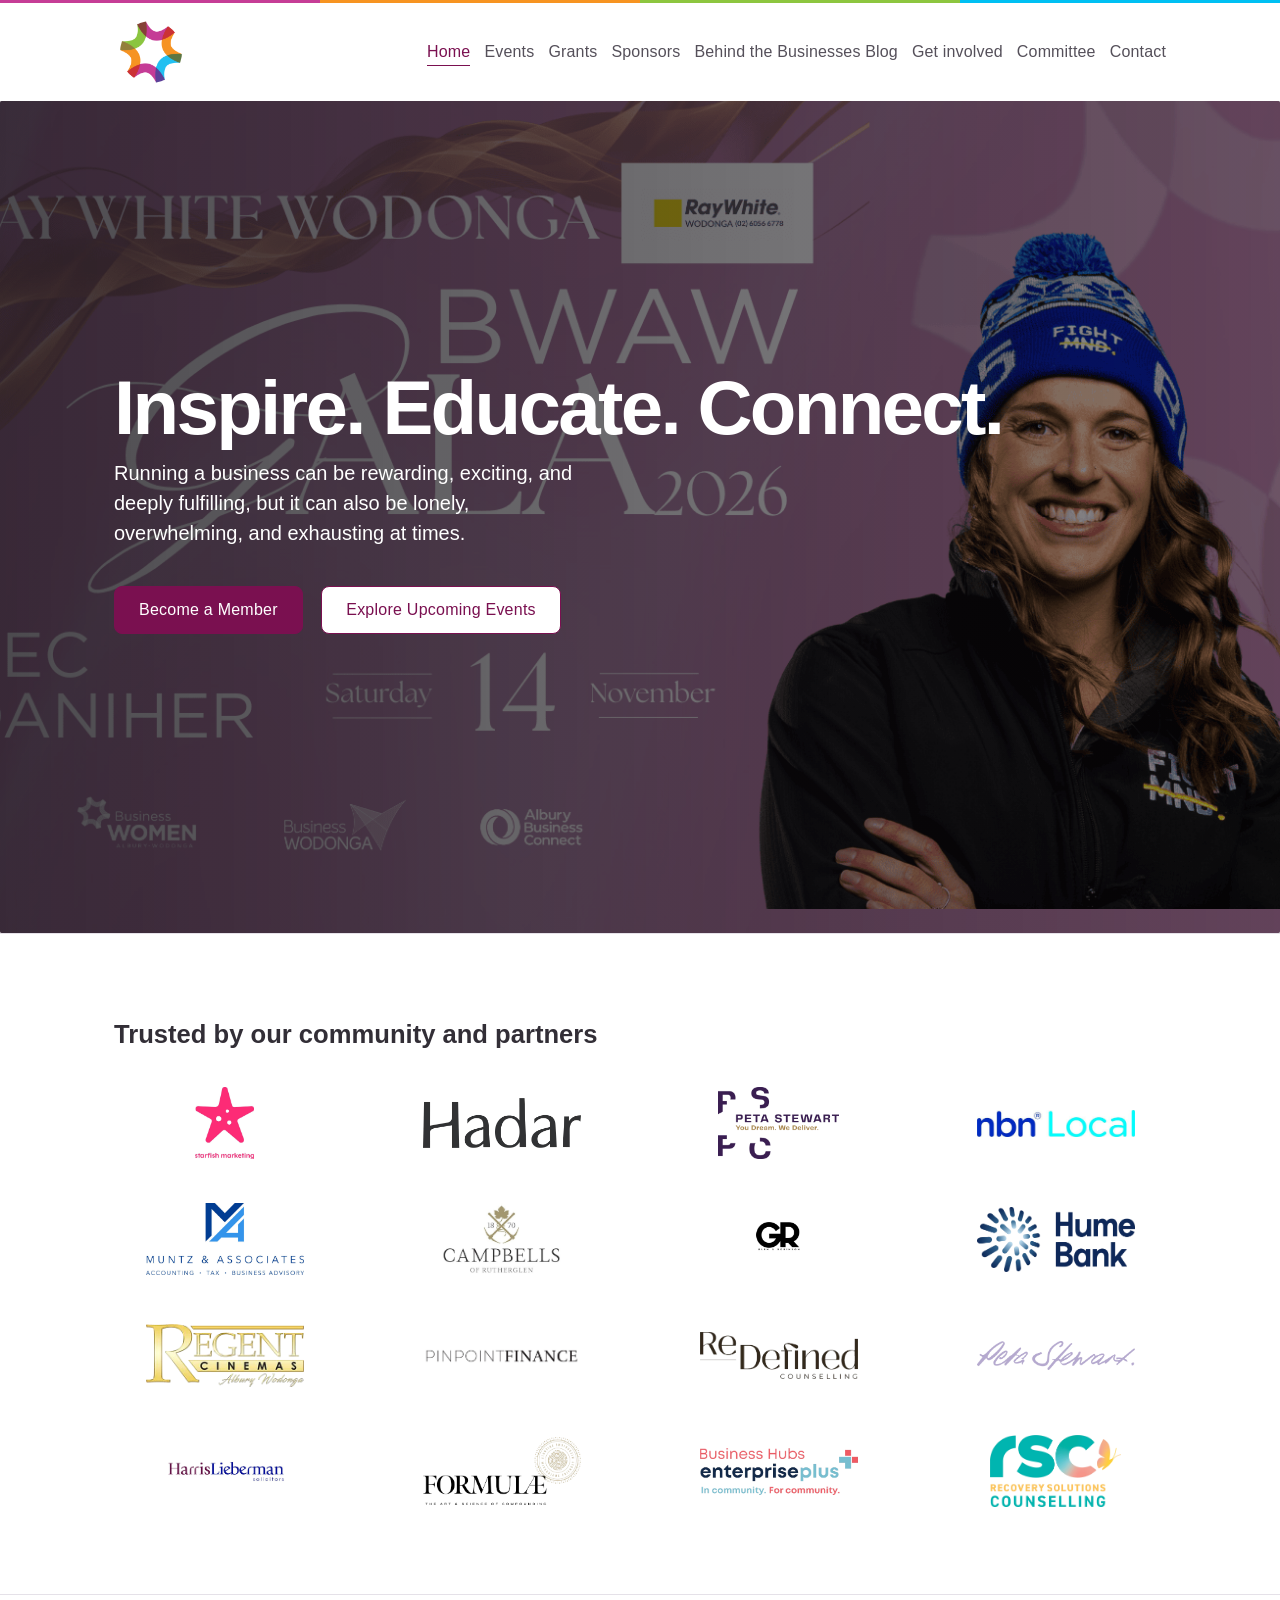
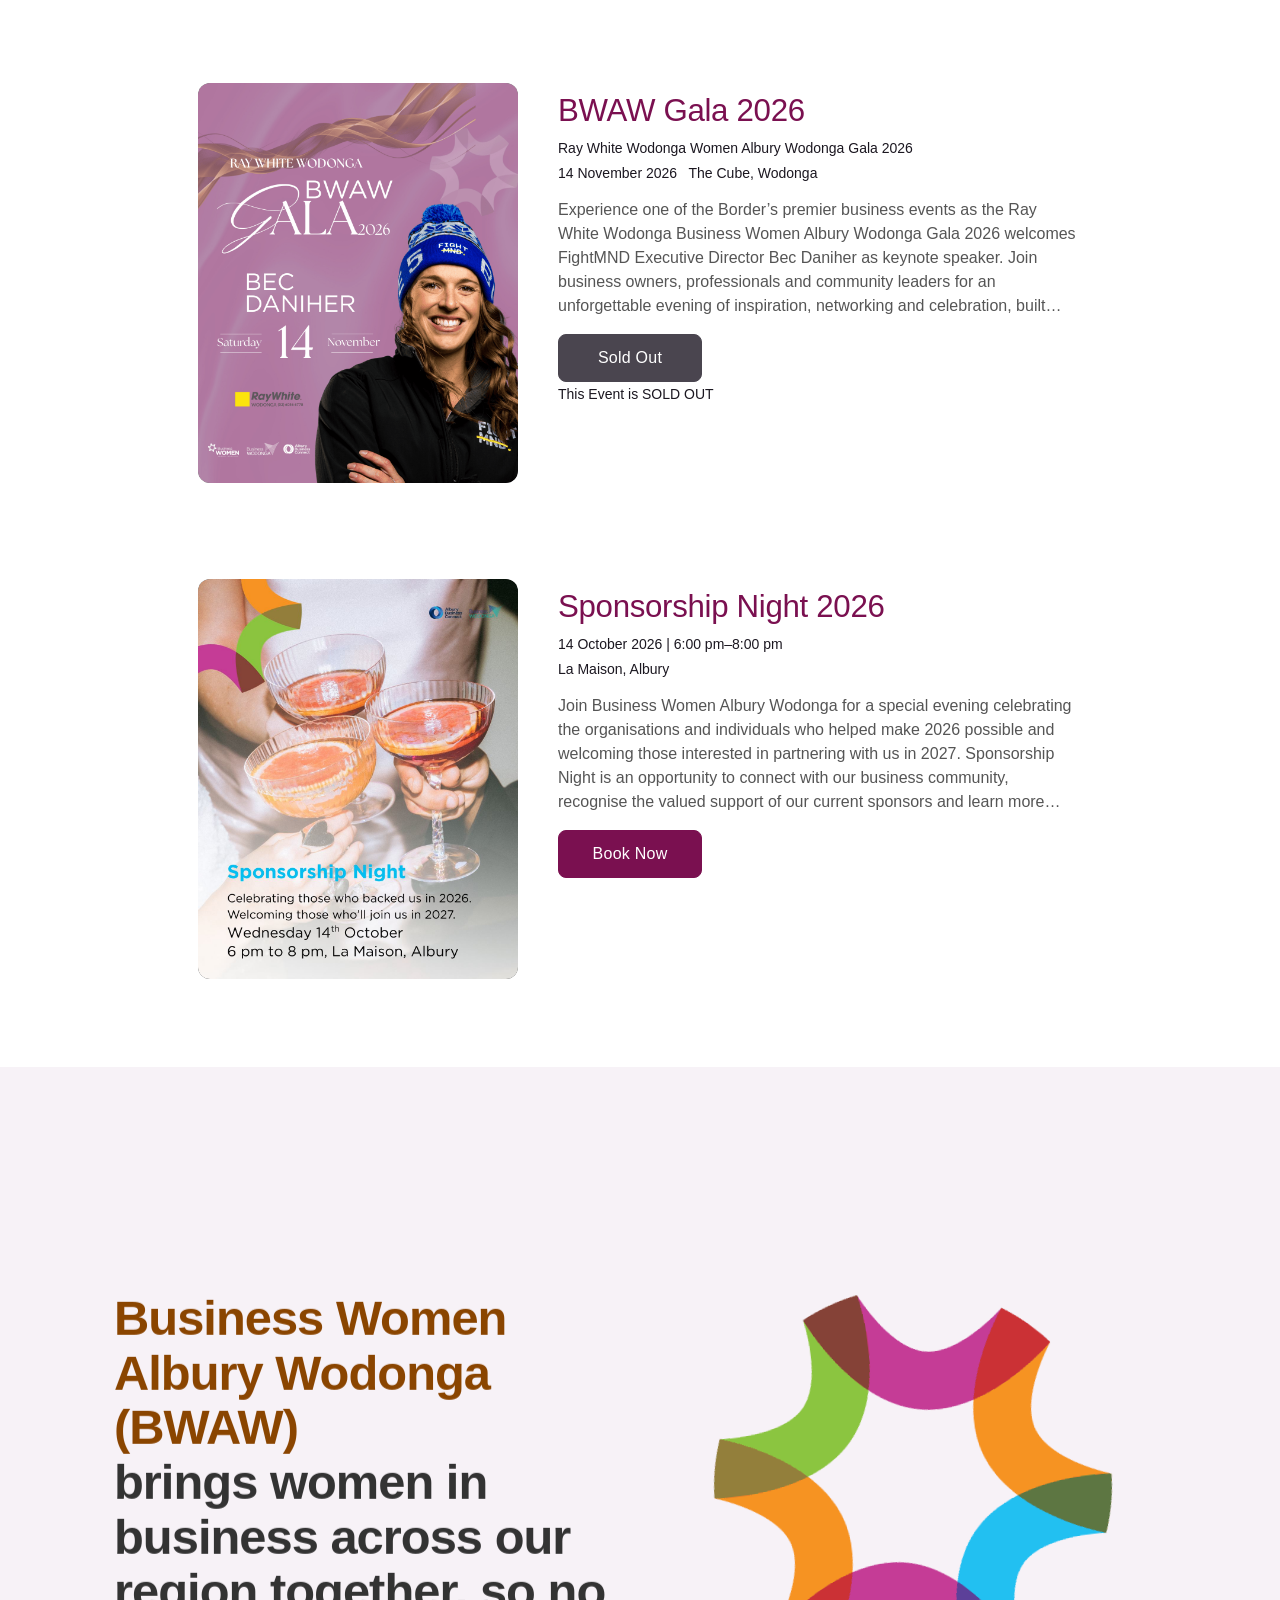
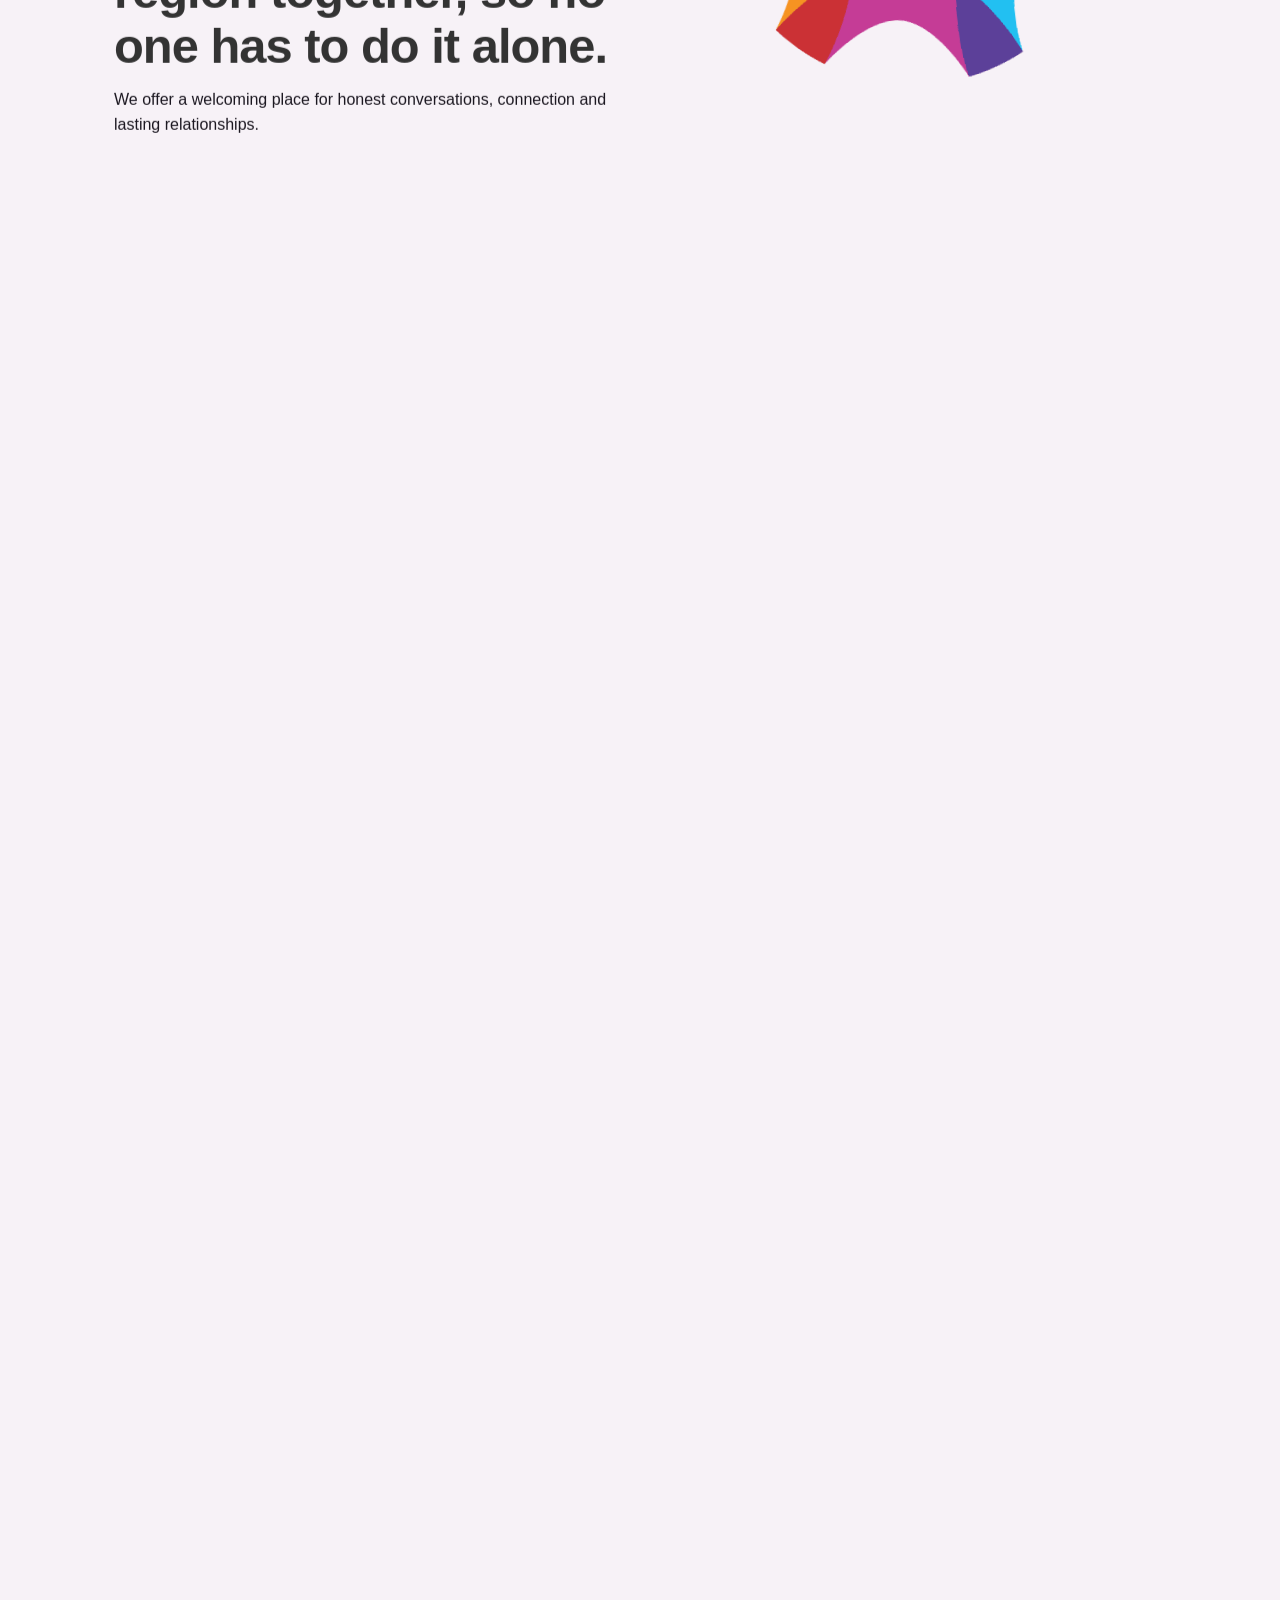
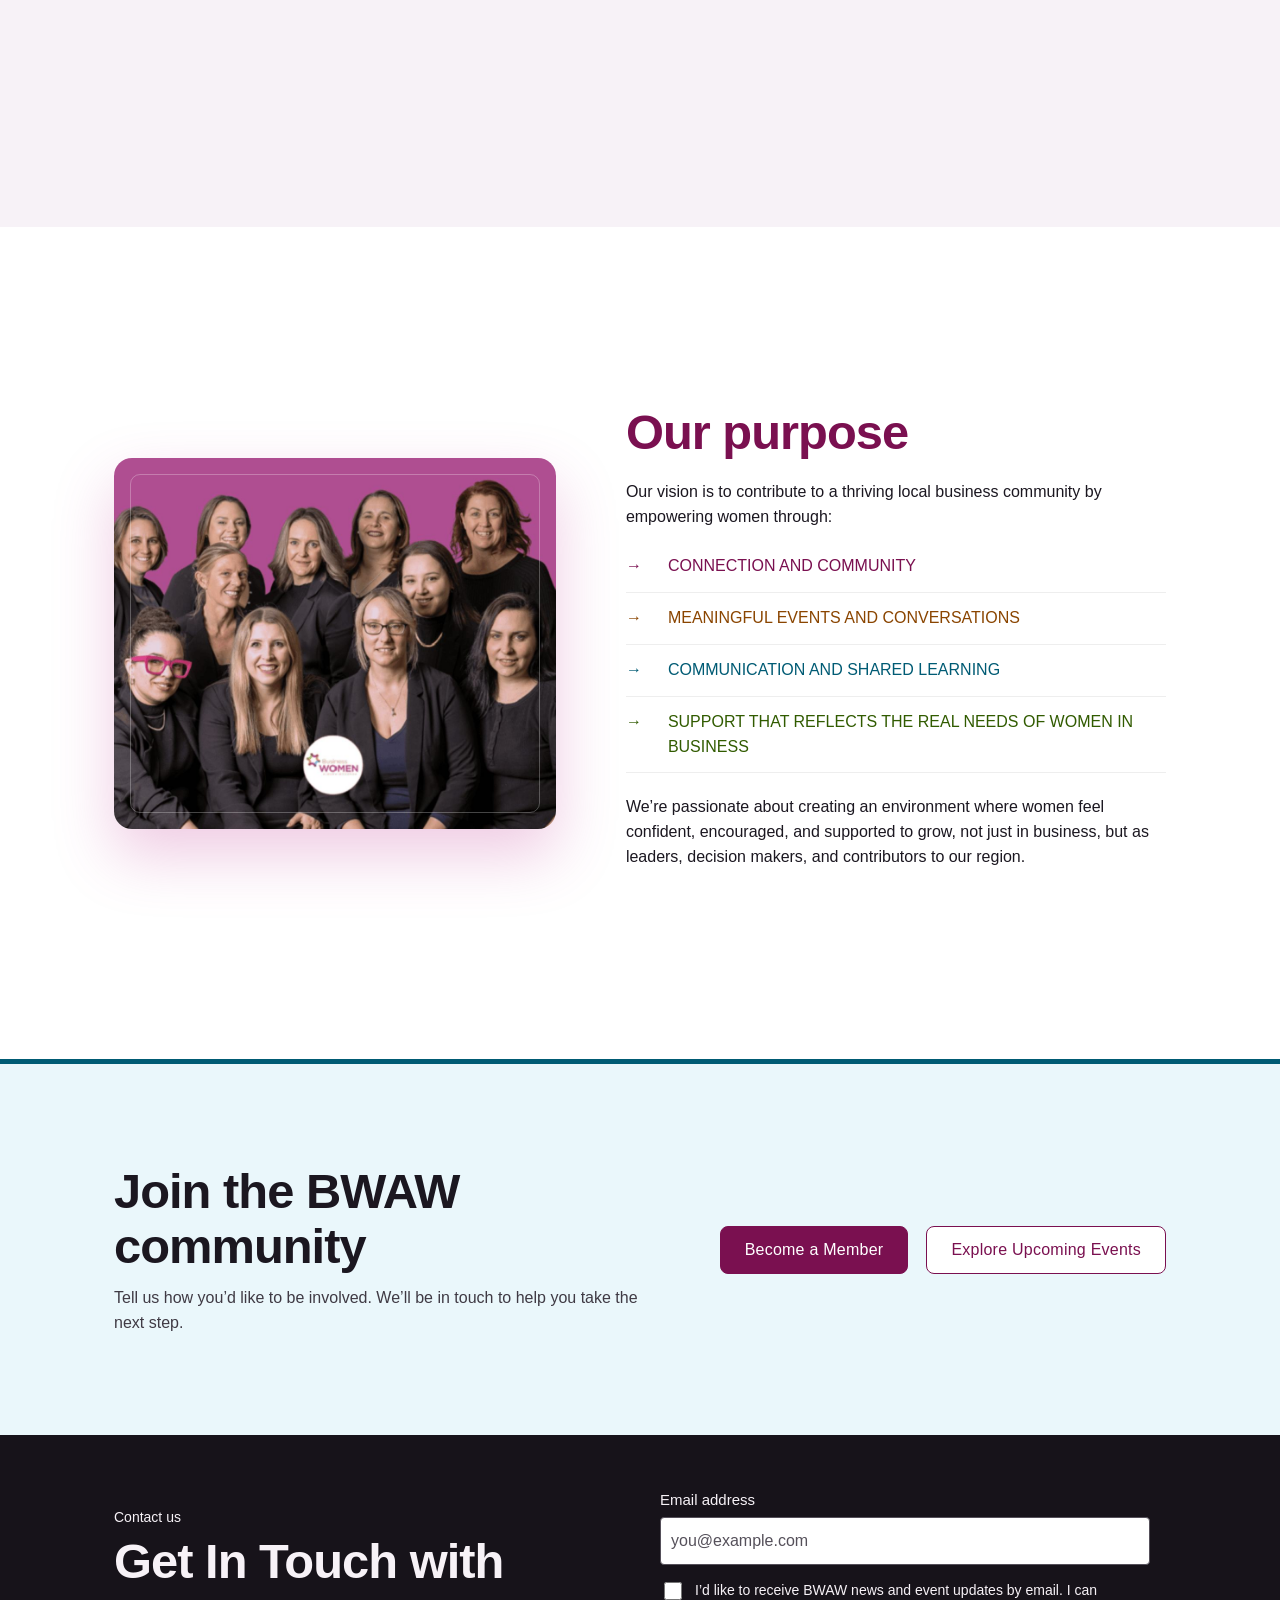
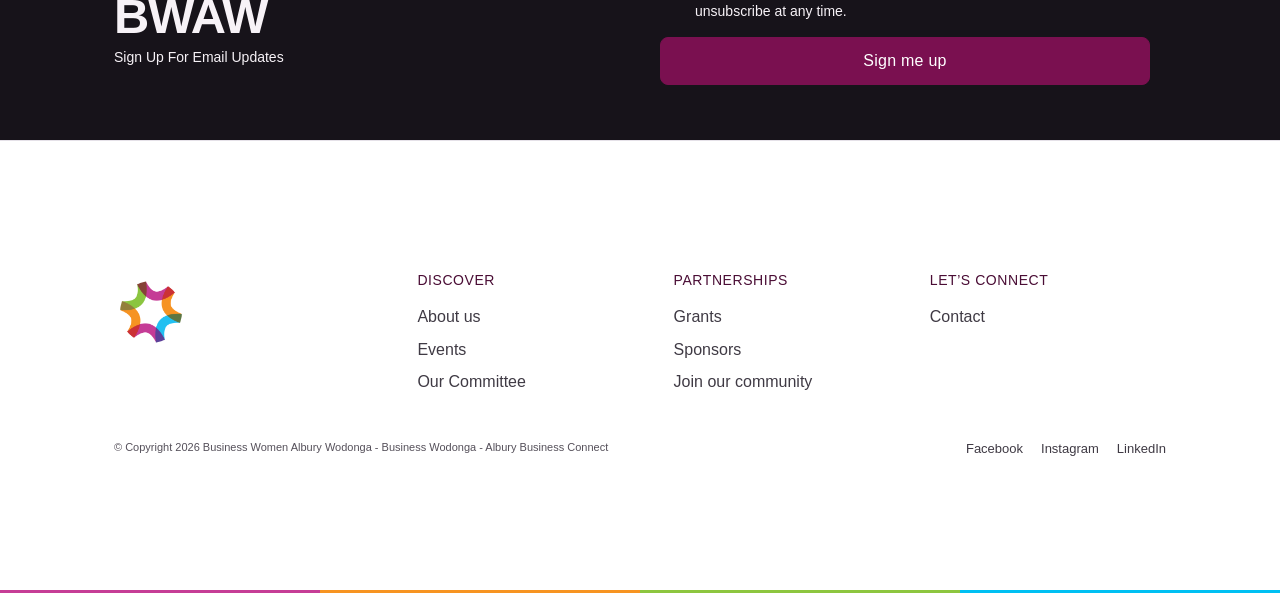
<file: index.html>
<!doctype html>
<html lang="en">
  <head>
    <meta charset="utf-8" />
    <meta name="viewport" content="width=device-width, initial-scale=1, viewport-fit=cover" />
    <title>Business Women Albury Wodonga</title>
    <link rel="icon" href="assets/bwaw-logo.png" />
    <link rel="preconnect" href="https://fonts.googleapis.com" />
    <link rel="stylesheet" href="css/styles.css?v=2026-10-14-2" />
    <link rel="stylesheet" href="css/pages/home.css?v=2026-10-14-2" />
    <script src="js/animations.js?v=2026-10-14-2" defer></script>
    <script src="js/site.js?v=2026-10-14-2" defer></script>
    <script src="js/pages/home.js?v=2026-10-14-2" defer></script>
  </head>
  <body>
    <div class="bar"></div>
    <header>
      <div class="nv">
        <a href="index.html" class="lg"
          ><img
            id="header-logo"
            class="site-logo"
            src="assets/bwaw-logo.png"
            alt="Business Women Albury Wodonga" /></a
        ><button id="bg" aria-label="Menu" aria-expanded="false">☰</button>
        <nav id="nav" aria-label="Main navigation">
          <div class="nav-item">
            <a class="nav-top on" href="index.html" data-route="/">Home</a>
            <div class="nav-menu" aria-label="Home sections">
              <a class="nav-submenu" href="index.html#story">Our story</a
              ><a class="nav-submenu" href="index.html#our-purpose">Our purpose</a
              ><a class="nav-submenu" href="index.html#community-partners">Community partners</a
              ><a class="nav-submenu" href="index.html#upcoming-events">Upcoming events</a>
            </div>
          </div>
          <div class="nav-item">
            <a class="nav-top" href="events.html" data-route="/events">Events</a>
            <div class="nav-menu" aria-label="Events sections">
              <a class="nav-submenu" href="events.html#event-feature">Featured event</a
              ><a class="nav-submenu" href="events.html#upcoming-events">Upcoming events</a
              ><a class="nav-submenu" href="events.html#past-events">Past events</a>
            </div>
          </div>
          <div class="nav-item">
            <a class="nav-top" href="grants.html" data-route="/grants">Grants</a>
            <div class="nav-menu" aria-label="Grants sections">
              <a class="nav-submenu" href="grants.html#grant-overview">Grant overview</a
              ><a class="nav-submenu" href="grants.html#gw">2025 grant winners</a
              ><a class="nav-submenu" href="grants.html#gf">Grant finalists</a>
            </div>
          </div>
          <div class="nav-item">
            <a class="nav-top" href="sponsors.html" data-route="/sponsors">Sponsors</a>
            <div class="nav-menu" aria-label="Sponsors sections">
              <a class="nav-submenu" href="sponsors.html#stack">Why become a sponsor</a
              ><a class="nav-submenu" href="sponsors.html#sq">Sponsors 2026</a>
            </div>
          </div>
          <div class="nav-item">
            <a class="nav-top" href="blog.html" data-route="/blog">Behind the Businesses Blog</a>
            <div class="nav-menu" aria-label="Behind the Businesses Blog sections">
              <a class="nav-submenu" href="blog.html#blog-featured">Featured story</a
              ><a class="nav-submenu" href="blog.html#blog-stories">Explore the stories</a>
            </div>
          </div>
          <div class="nav-item">
            <a class="nav-top" href="get-involved.html" data-route="/involved">Get involved</a>
            <div class="nav-menu" aria-label="Get involved sections">
              <a class="nav-submenu" href="get-involved.html#membership-information">Membership information</a
              ><a class="nav-submenu" href="get-involved.html#join-interest">Join the community</a
              ><a class="nav-submenu" href="get-involved.html#chamber-benefits">Chamber benefits</a>
            </div>
          </div>
          <div class="nav-item">
            <a class="nav-top" href="committee.html" data-route="/committee">Committee</a>
            <div class="nav-menu" aria-label="Committee sections">
              <a class="nav-submenu" href="committee.html#cm">Committee members</a
              ><a class="nav-submenu" href="committee.html#join-committee">Join the committee</a>
            </div>
          </div>
          <div class="nav-item">
            <a class="nav-top" href="contact.html" data-route="/contact">Contact</a>
            <div class="nav-menu" aria-label="Contact sections">
              <a class="nav-submenu" href="contact.html#contact-join">Get in touch</a
              ><a class="nav-submenu" href="contact.html#contact-newsletter">Newsletter</a
              ><a class="nav-submenu" href="contact.html#contact-directory">Contact cards</a>
            </div>
          </div>
        </nav>
      </div>
    </header>
    <main id="m">
      <div class="fs">
        <div class="hero big home-hero" id="home-top">
          <img
            class="hero-photo-placeholder"
            src="assets/home-hero-bec.png"
            alt="Bec Daniher, keynote speaker at BWAW Gala 2026"
          />
          <div class="w">
            <h1>Inspire. Educate. Connect.</h1>
            <p>
              Running a business can be rewarding, exciting, and deeply fulfilling, but it can also be lonely,
              overwhelming, and exhausting at times.
            </p>
            <a class="btn" href="get-involved.html">Become a Member</a>
            <a class="btn ol" href="events.html#upcoming-events">Explore Upcoming Events</a>
          </div>
        </div>
      </div>
      <section class="trust-wrap" id="community-partners" aria-label="Community sponsors">
        <div class="w trust-row">
          <small class="tr">Trusted by our community and partners</small>
          <div class="trusted-logos static-logos" aria-label="BWAW sponsors">
            <span class="trust-logo"
              ><img src="assets/starfish-marketing.png" alt="Starfish Marketing" loading="lazy" /></span
            ><span class="trust-logo"><img src="assets/hadar.png" alt="Hadar" loading="lazy" /></span
            ><span class="trust-logo"
              ><img src="assets/peta-stewart.png" alt="Peta Stewart" loading="lazy" /></span
            ><span class="trust-logo"><img src="assets/nbn-local.png" alt="nbn Local" loading="lazy" /></span
            ><span class="trust-logo"
              ><img src="assets/muntz-associates.png" alt="Muntz and Associates" loading="lazy" /></span
            ><span class="trust-logo"
              ><img src="assets/campbells.png" alt="Campbells of Rutherglen" loading="lazy" /></span
            ><span class="trust-logo"><img src="assets/gr.png" alt="GR" loading="lazy" /></span
            ><span class="trust-logo"><img src="assets/hume-bank.png" alt="Hume Bank" loading="lazy" /></span
            ><span class="trust-logo"
              ><img src="assets/regent-cinemas.png" alt="Regent Cinemas" loading="lazy" /></span
            ><span class="trust-logo"
              ><img src="assets/pinpoint-finance.png" alt="Pinpoint Finance" loading="lazy" /></span
            ><span class="trust-logo"
              ><img src="assets/redefined.png" alt="ReDefined Counselling" loading="lazy" /></span
            ><span class="trust-logo"
              ><img src="assets/peta-stewart-signature.png" alt="Peta Stewart" loading="lazy" /></span
            ><span class="trust-logo"
              ><img src="assets/harris-liebman.png" alt="Harris Liebman Solicitors" loading="lazy" /></span
            ><span class="trust-logo"><img src="assets/formule.png" alt="Formule" loading="lazy" /></span
            ><span class="trust-logo"
              ><img src="assets/business-hubs.png" alt="Business Hubs Enterpriseplus" loading="lazy" /></span
            ><span class="trust-logo"
              ><img src="assets/rsc.png" alt="RSC Recovery Solutions Counselling" loading="lazy"
            /></span>
          </div>
        </div>
      </section>
      <div class="w featured-event featured-events">
        <div class="ev r">
          <div class="im event-photo">
            <img src="assets/bwaw-gala-2026-banner.png" alt="BWAW Gala 2026 banner" />
          </div>
          <div>
            <h2 class="pk">BWAW Gala 2026</h2>
            <small
              >Ray White Wodonga Women Albury Wodonga Gala 2026<br />14 November 2026 &nbsp; The Cube,
              Wodonga</small
            >
            <p class="featured-event-copy">
              Experience one of the Border’s premier business events as the Ray White Wodonga Business Women
              Albury Wodonga Gala 2026 welcomes FightMND Executive Director Bec Daniher as keynote speaker.
              Join business owners, professionals and community leaders for an unforgettable evening of
              inspiration, networking and celebration, built around the 2026 theme of GRIT.
            </p>
            <a class="btn so">Sold Out</a><br /><small>This Event is SOLD OUT</small>
          </div>
        </div>
        <div class="ev r">
          <div class="im event-photo">
            <img src="assets/sponsorship-night.jpg" alt="Sponsorship Night 2026" />
          </div>
          <div>
            <h2 class="pk">Sponsorship Night 2026</h2>
            <small>14 October 2026 | 6:00 pm–8:00 pm<br />La Maison, Albury</small>
            <p class="featured-event-copy">
              Join Business Women Albury Wodonga for a special evening celebrating the organisations and
              individuals who helped make 2026 possible and welcoming those interested in partnering with us
              in 2027. Sponsorship Night is an opportunity to connect with our business community, recognise
              the valued support of our current sponsors and learn more about the exciting sponsorship
              opportunities available for the year ahead.
            </p>
            <a
              class="btn"
              href="https://businesswodonga.com.au/events/sponsorship-night-2/"
              target="_blank"
              rel="noopener noreferrer"
              >Book Now</a
            >
          </div>
        </div>
      </div>
      <div class="g story" id="story">
        <div class="sk">
          <div class="w two story-columns">
            <div class="sgs">
              <div class="sg">
                <h2 class="or">Business Women Albury Wodonga (BWAW)</h2>
                <h2 class="story-heading">
                  brings women in business across our region together, so no one has to do it alone.
                </h2>
                <p class="story-text">
                  We offer a welcoming place for honest conversations, connection and lasting relationships.
                </p>
              </div>
              <div class="sg">
                <h2 class="or">Founded in 2009 to support women in business across Albury-Wodonga.</h2>
                <p class="story-text">
                  BWAW is an initiative of Albury Business Connect and Business Wodonga. Together, we
                  strengthen and support our local business community.
                </p>
                <p class="story-note">
                  Our network has grown into a trusted place for connection, professional growth and lasting
                  relationships.
                </p>
              </div>
              <div class="sg">
                <h2>A community built on connection, not competition</h2>
                <p class="story-copy">
                  Our community comes from many industries, roles and stages of business.
                </p>
                <ul class="ar">
                  <li class="pk">Some are just starting out.</li>
                  <li class="cy">Some are growing established businesses.</li>
                  <li class="or">Some are leading teams, juggling family, or reinventing their careers.</li>
                </ul>
                <h2 class="story-subheading">We’re united by how we support one another.</h2>
                <p class="story-small">
                  Events and shared conversations help members feel seen, supported and inspired to grow.
                </p>
              </div>
              <div class="sg">
                <h2>Come as you are</h2>
                <p class="story-copy">
                  You don’t need it all worked out or to feel “networky”. Just come as you are.
                </p>
                <p>
                  Here, women share stories, build relationships and support one another in business and
                  beyond.
                </p>
                <p class="cy story-welcome">We’d love to welcome you into the BWAW community.</p>
              </div>
            </div>
            <div class="featured-event-wrap">
              <img
                class="rotating-bwaw-logo"
                id="sst"
                src="assets/bwaw-logo.png"
                alt="Business Women Albury Wodonga"
              />
            </div>
          </div>
        </div>
      </div>
      <section class="pu fd" id="our-purpose">
        <div class="w two purpose-columns">
          <div class="pim">
            <img src="assets/community-group.jpg" alt="Business Women Albury Wodonga community members" />
          </div>
          <div>
            <h2 class="pi" style="--i: 1">Our purpose</h2>
            <p class="pi pl2" style="--i: 2">
              Our vision is to contribute to a thriving local business community by empowering women through:
            </p>
            <ul class="pl3">
              <li class="pi pk" style="--i: 3">CONNECTION AND COMMUNITY</li>
              <li class="pi or" style="--i: 4">MEANINGFUL EVENTS AND CONVERSATIONS</li>
              <li class="pi cy" style="--i: 5">COMMUNICATION AND SHARED LEARNING</li>
              <li class="pi gn" style="--i: 6">SUPPORT THAT REFLECTS THE REAL NEEDS OF WOMEN IN BUSINESS</li>
            </ul>
            <p class="pi pc2" style="--i: 7">
              We’re passionate about creating an environment where women feel confident, encouraged, and
              supported to grow, not just in business, but as leaders, decision makers, and contributors to
              our region.
            </p>
          </div>
        </div>
      </section>
      <section class="home-next-step">
        <div class="w">
          <div>
            <h2>Join the BWAW community</h2>
            <p>Tell us how you’d like to be involved. We’ll be in touch to help you take the next step.</p>
          </div>
          <div class="home-next-actions">
            <a class="btn" href="get-involved.html">Become a Member</a
            ><a class="btn ol" href="events.html#upcoming-events">Explore Upcoming Events</a>
          </div>
        </div>
      </section>
      <section class="ct">
        <div class="w">
          <div>
            <small>Contact us</small>
            <h2>Get In Touch with BWAW</h2>
            <small><b>Sign Up For Email Updates</b></small>
          </div>
          <form class="newsletter-form" data-demo-form>
            <label class="newsletter-email"
              >Email address<input
                name="email"
                type="email"
                autocomplete="email"
                placeholder="you@example.com"
                required="" /></label
            ><label class="newsletter-consent"
              ><input name="consent" type="checkbox" required="" /><span
                >I’d like to receive BWAW news and event updates by email. I can unsubscribe at any
                time.</span
              ></label
            ><button class="btn" data-label="Sign me up" data-success="Thanks for signing up">
              Sign me up
            </button>
          </form>
        </div>
      </section>
    </main>
    <div id="ft">
      <footer>
        <div class="w">
          <div class="fg">
            <a href="index.html"
              ><span class="lg"
                ><img
                  class="site-logo"
                  src="assets/bwaw-logo.png"
                  alt="Business Women Albury Wodonga" /></span
            ></a>
            <div>
              <h4 class="gn">Discover</h4>
              <a href="index.html">About us</a><a href="events.html">Events</a
              ><a href="committee.html">Our Committee</a>
            </div>
            <div>
              <h4 class="or">Partnerships</h4>
              <a href="grants.html">Grants</a><a href="sponsors.html">Sponsors</a
              ><a href="get-involved.html">Join our community</a>
            </div>
            <div>
              <h4 class="cy">Let’s connect</h4>
              <a href="contact.html">Contact</a>
            </div>
          </div>
          <div class="cp">
            <span
              >© Copyright 2026 Business Women Albury Wodonga - Business Wodonga - Albury Business
              Connect</span
            ><span class="social-links"
              ><a
                href="https://www.facebook.com/BusinessWomenAW"
                target="_blank"
                rel="noopener noreferrer"
                aria-label="Facebook (opens in a new tab)"
                >Facebook</a
              ><a
                href="https://www.instagram.com/businesswomenaw"
                target="_blank"
                rel="noopener noreferrer"
                aria-label="Instagram (opens in a new tab)"
                >Instagram</a
              ><a
                href="https://au.linkedin.com/company/business-women-albury-wodonga"
                target="_blank"
                rel="noopener noreferrer"
                aria-label="LinkedIn (opens in a new tab)"
                >LinkedIn</a
              ></span
            >
          </div>
        </div>
      </footer>
      <div class="bar"></div>
    </div>
  </body>
</html>
</file>
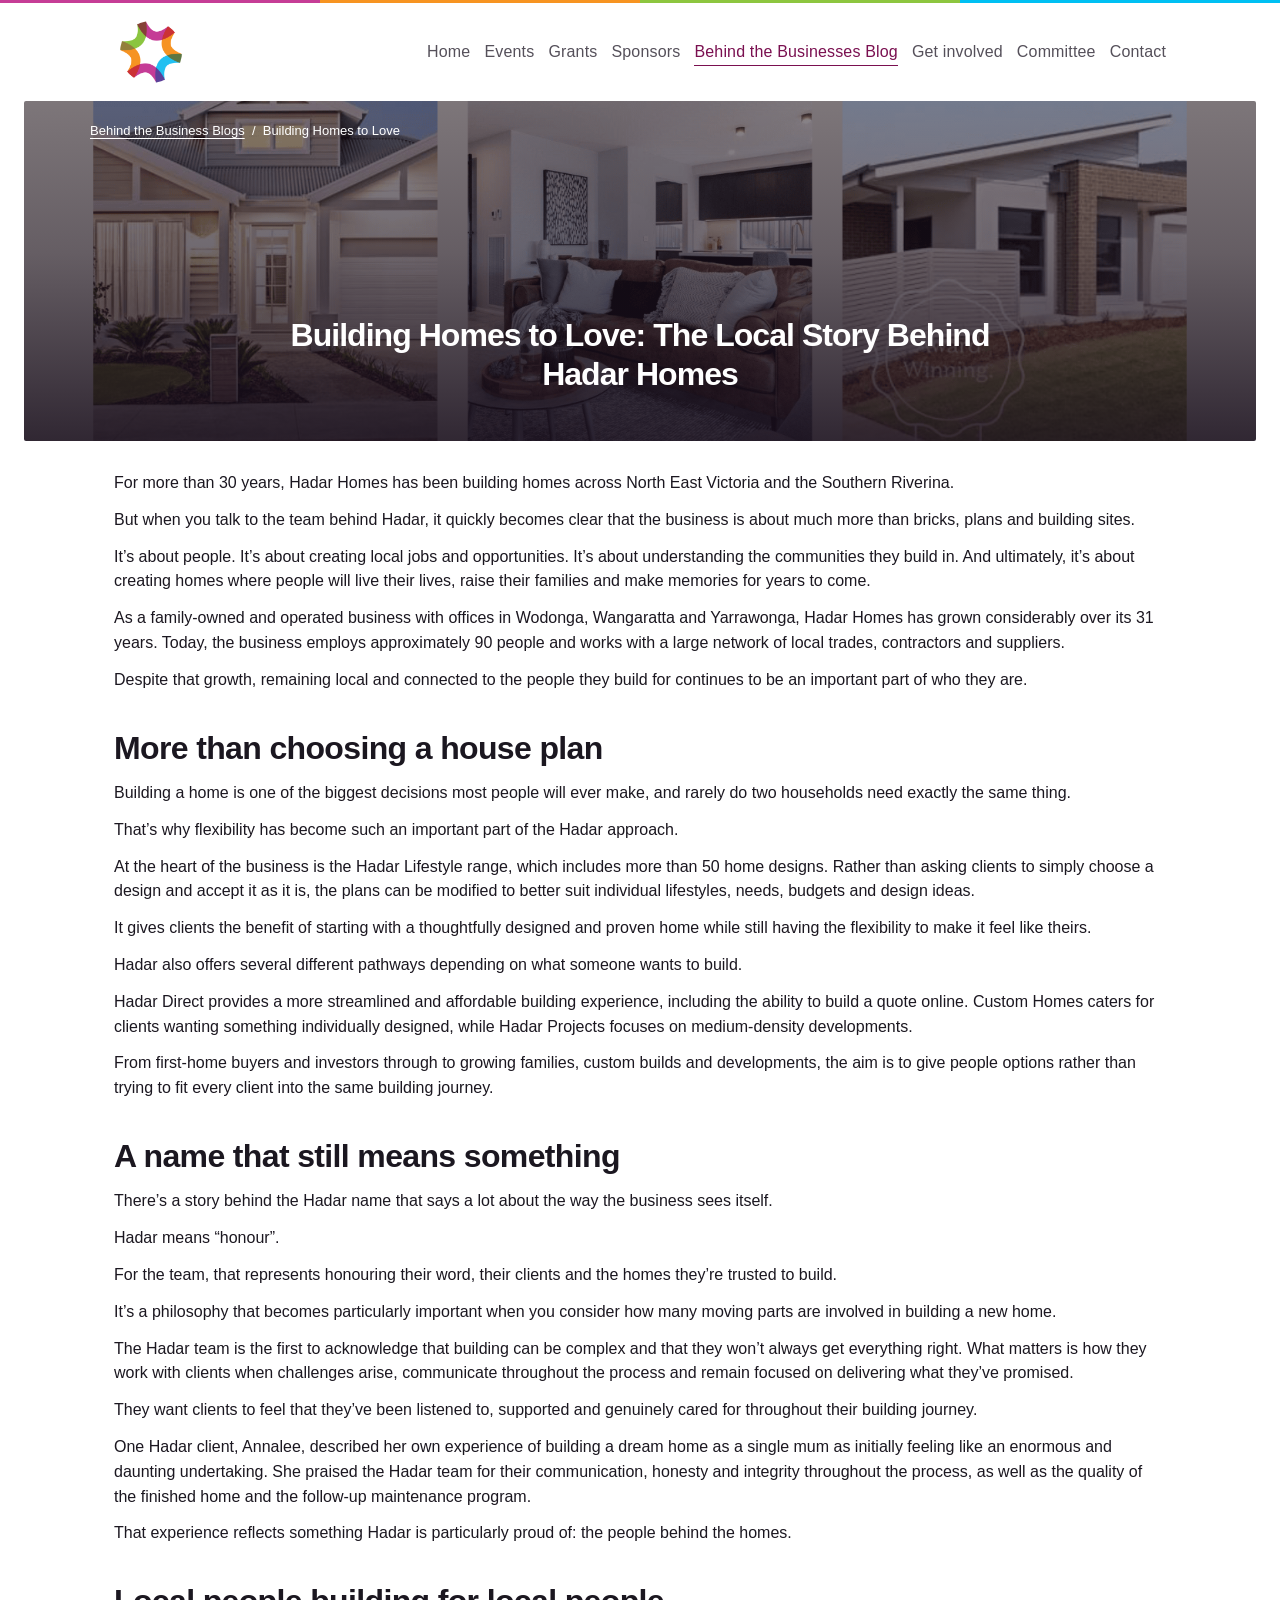
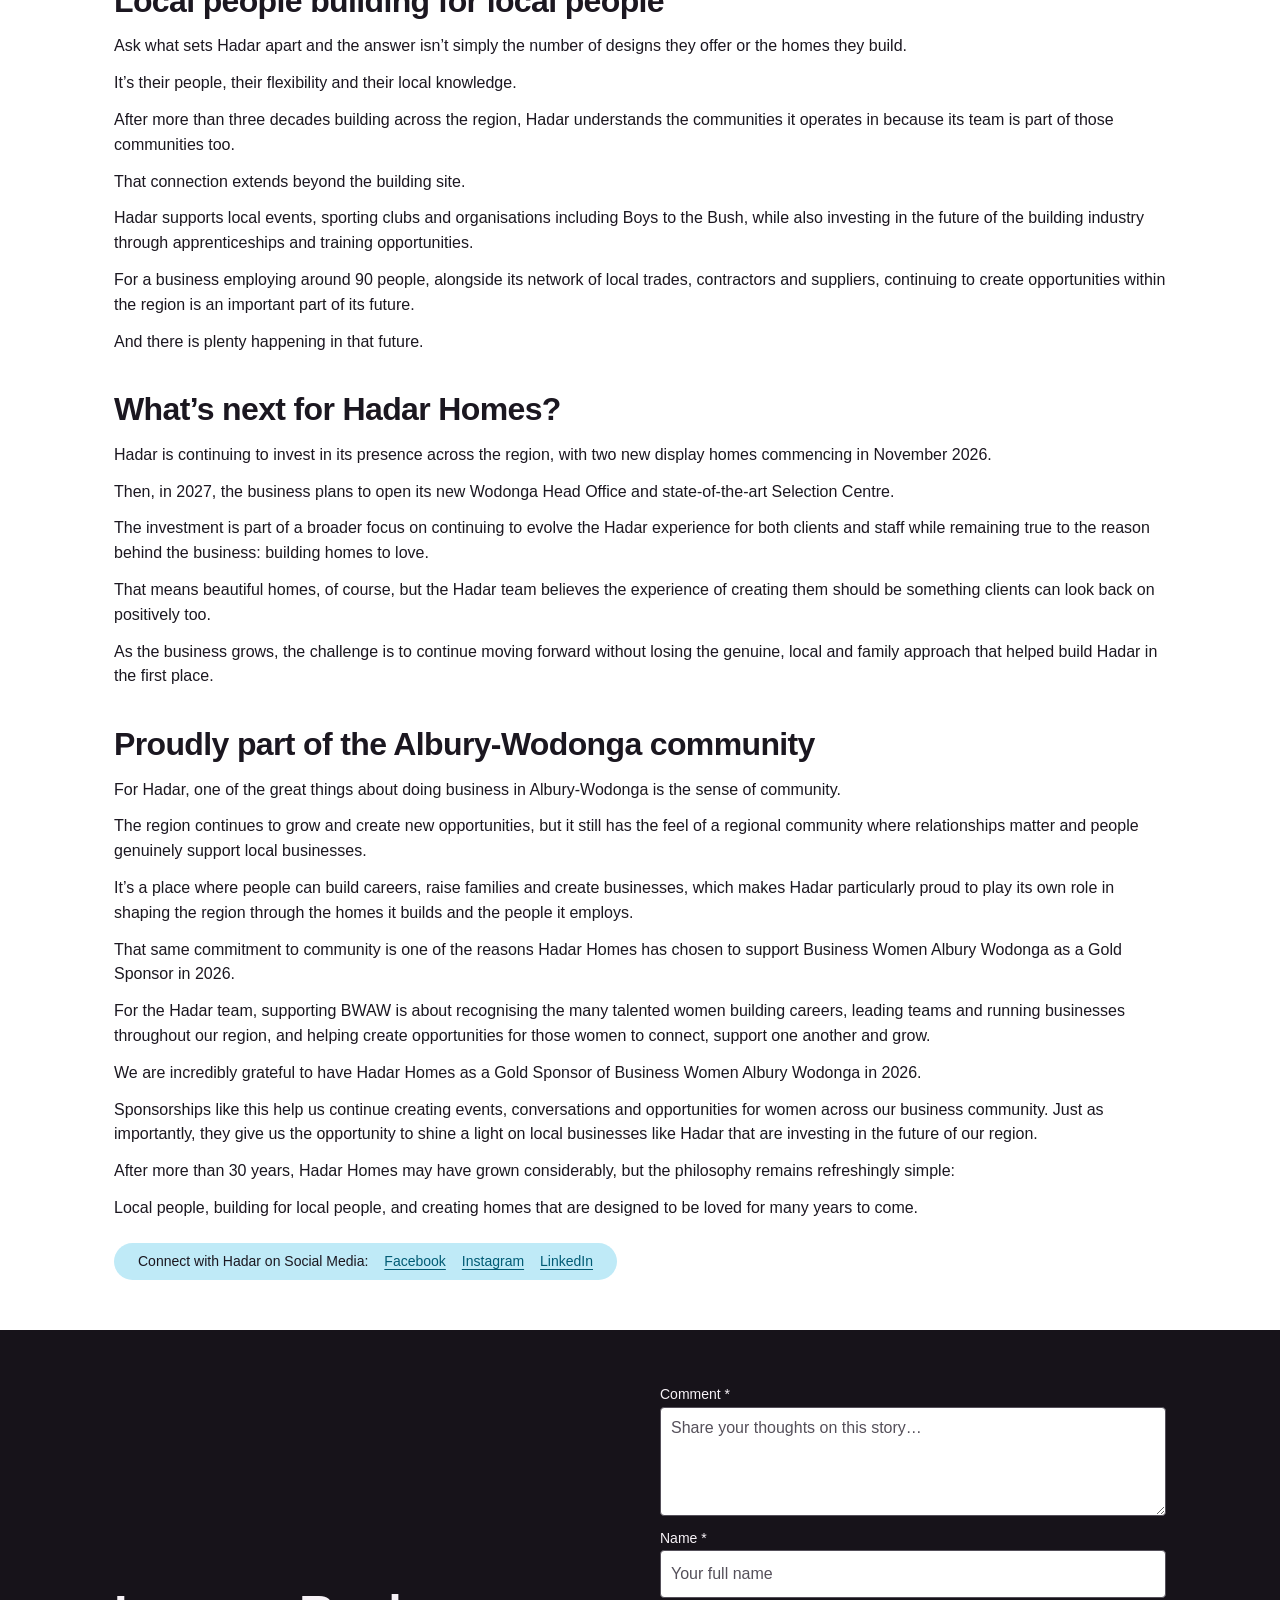
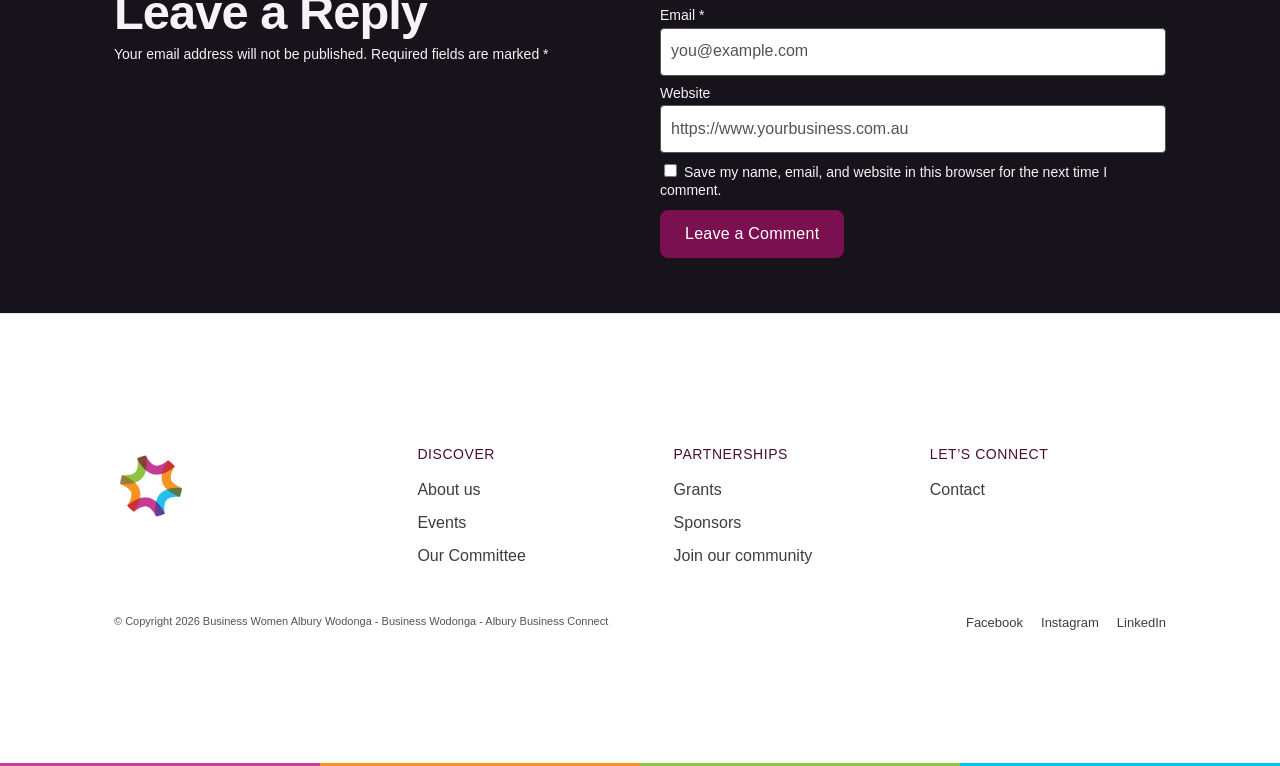
<file: blog-post.html>
<!doctype html>
<html lang="en">
  <head>
    <meta charset="utf-8" />
    <meta name="viewport" content="width=device-width, initial-scale=1, viewport-fit=cover" />
    <title>Building Homes to Love: The Local Story Behind Hadar Homes | Business Women Albury Wodonga</title>
    <link rel="icon" href="assets/bwaw-logo.png" />
    <link rel="preconnect" href="https://fonts.googleapis.com" />
    <link rel="stylesheet" href="css/styles.css?v=2026-10-14-2" />
    <link rel="stylesheet" href="css/pages/blog-post.css?v=2026-10-14-2" />
    <script src="js/animations.js?v=2026-10-14-2" defer></script>
    <script src="js/site.js?v=2026-10-14-2" defer></script>
  </head>
  <body>
    <div class="bar"></div>
    <header>
      <div class="nv">
        <a href="index.html" class="lg"
          ><img
            id="header-logo"
            class="site-logo"
            src="assets/bwaw-logo.png"
            alt="Business Women Albury Wodonga" /></a
        ><button id="bg" aria-label="Menu" aria-expanded="false">☰</button>
        <nav id="nav" aria-label="Main navigation">
          <div class="nav-item">
            <a class="nav-top" href="index.html" data-route="/">Home</a>
            <div class="nav-menu" aria-label="Home sections">
              <a class="nav-submenu" href="index.html#story">Our story</a
              ><a class="nav-submenu" href="index.html#our-purpose">Our purpose</a
              ><a class="nav-submenu" href="index.html#community-partners">Community partners</a
              ><a class="nav-submenu" href="index.html#upcoming-events">Upcoming events</a>
            </div>
          </div>
          <div class="nav-item">
            <a class="nav-top" href="events.html" data-route="/events">Events</a>
            <div class="nav-menu" aria-label="Events sections">
              <a class="nav-submenu" href="events.html#event-feature">Featured event</a
              ><a class="nav-submenu" href="events.html#upcoming-events">Upcoming events</a
              ><a class="nav-submenu" href="events.html#past-events">Past events</a>
            </div>
          </div>
          <div class="nav-item">
            <a class="nav-top" href="grants.html" data-route="/grants">Grants</a>
            <div class="nav-menu" aria-label="Grants sections">
              <a class="nav-submenu" href="grants.html#grant-overview">Grant overview</a
              ><a class="nav-submenu" href="grants.html#gw">2025 grant winners</a
              ><a class="nav-submenu" href="grants.html#gf">Grant finalists</a>
            </div>
          </div>
          <div class="nav-item">
            <a class="nav-top" href="sponsors.html" data-route="/sponsors">Sponsors</a>
            <div class="nav-menu" aria-label="Sponsors sections">
              <a class="nav-submenu" href="sponsors.html#stack">Why become a sponsor</a
              ><a class="nav-submenu" href="sponsors.html#sq">Sponsors 2026</a>
            </div>
          </div>
          <div class="nav-item">
            <a class="nav-top on" href="blog.html" data-route="/blog">Behind the Businesses Blog</a>
            <div class="nav-menu" aria-label="Behind the Businesses Blog sections">
              <a class="nav-submenu" href="blog.html#blog-featured">Featured story</a
              ><a class="nav-submenu" href="blog.html#blog-stories">Explore the stories</a>
            </div>
          </div>
          <div class="nav-item">
            <a class="nav-top" href="get-involved.html" data-route="/involved">Get involved</a>
            <div class="nav-menu" aria-label="Get involved sections">
              <a class="nav-submenu" href="get-involved.html#membership-information">Membership information</a
              ><a class="nav-submenu" href="get-involved.html#join-interest">Join the community</a
              ><a class="nav-submenu" href="get-involved.html#chamber-benefits">Chamber benefits</a>
            </div>
          </div>
          <div class="nav-item">
            <a class="nav-top" href="committee.html" data-route="/committee">Committee</a>
            <div class="nav-menu" aria-label="Committee sections">
              <a class="nav-submenu" href="committee.html#cm">Committee members</a
              ><a class="nav-submenu" href="committee.html#join-committee">Join the committee</a>
            </div>
          </div>
          <div class="nav-item">
            <a class="nav-top" href="contact.html" data-route="/contact">Contact</a>
            <div class="nav-menu" aria-label="Contact sections">
              <a class="nav-submenu" href="contact.html#contact-join">Get in touch</a
              ><a class="nav-submenu" href="contact.html#contact-newsletter">Newsletter</a
              ><a class="nav-submenu" href="contact.html#contact-directory">Contact cards</a>
            </div>
          </div>
        </nav>
      </div>
    </header>
    <main id="m">
      <div class="hero post-hero blog-photo post-hero-photo">
        <div class="post-breadcrumb">
          <a href="blog.html">Behind the Business Blogs</a> &nbsp;/&nbsp; Building Homes to Love
        </div>
        <h1 class="post-title">Building Homes to Love: The Local Story Behind Hadar Homes</h1>
      </div>
      <div class="w post post-body">
        <div class="r">
          <p>
            For more than 30 years, Hadar Homes has been building homes across North East Victoria and the
            Southern Riverina.
          </p>
          <p>
            But when you talk to the team behind Hadar, it quickly becomes clear that the business is about
            much more than bricks, plans and building sites.
          </p>
          <p>
            It’s about people. It’s about creating local jobs and opportunities. It’s about understanding the
            communities they build in. And ultimately, it’s about creating homes where people will live their
            lives, raise their families and make memories for years to come.
          </p>
          <p>
            As a family-owned and operated business with offices in Wodonga, Wangaratta and Yarrawonga, Hadar
            Homes has grown considerably over its 31 years. Today, the business employs approximately 90
            people and works with a large network of local trades, contractors and suppliers.
          </p>
          <p>
            Despite that growth, remaining local and connected to the people they build for continues to be an
            important part of who they are.
          </p>
        </div>
        <div class="r">
          <h2>More than choosing a house plan</h2>
          <p>
            Building a home is one of the biggest decisions most people will ever make, and rarely do two
            households need exactly the same thing.
          </p>
          <p>That’s why flexibility has become such an important part of the Hadar approach.</p>
          <p>
            At the heart of the business is the Hadar Lifestyle range, which includes more than 50 home
            designs. Rather than asking clients to simply choose a design and accept it as it is, the plans
            can be modified to better suit individual lifestyles, needs, budgets and design ideas.
          </p>
          <p>
            It gives clients the benefit of starting with a thoughtfully designed and proven home while still
            having the flexibility to make it feel like theirs.
          </p>
          <p>Hadar also offers several different pathways depending on what someone wants to build.</p>
          <p>
            Hadar Direct provides a more streamlined and affordable building experience, including the ability
            to build a quote online. Custom Homes caters for clients wanting something individually designed,
            while Hadar Projects focuses on medium-density developments.
          </p>
          <p>
            From first-home buyers and investors through to growing families, custom builds and developments,
            the aim is to give people options rather than trying to fit every client into the same building
            journey.
          </p>
        </div>
        <div class="r">
          <h2>A name that still means something</h2>
          <p>There’s a story behind the Hadar name that says a lot about the way the business sees itself.</p>
          <p>Hadar means “honour”.</p>
          <p>
            For the team, that represents honouring their word, their clients and the homes they’re trusted to
            build.
          </p>
          <p>
            It’s a philosophy that becomes particularly important when you consider how many moving parts are
            involved in building a new home.
          </p>
          <p>
            The Hadar team is the first to acknowledge that building can be complex and that they won’t always
            get everything right. What matters is how they work with clients when challenges arise,
            communicate throughout the process and remain focused on delivering what they’ve promised.
          </p>
          <p>
            They want clients to feel that they’ve been listened to, supported and genuinely cared for
            throughout their building journey.
          </p>
          <p>
            One Hadar client, Annalee, described her own experience of building a dream home as a single mum
            as initially feeling like an enormous and daunting undertaking. She praised the Hadar team for
            their communication, honesty and integrity throughout the process, as well as the quality of the
            finished home and the follow-up maintenance program.
          </p>
          <p>
            That experience reflects something Hadar is particularly proud of: the people behind the homes.
          </p>
        </div>
        <div class="r">
          <h2>Local people building for local people</h2>
          <p>
            Ask what sets Hadar apart and the answer isn’t simply the number of designs they offer or the
            homes they build.
          </p>
          <p>It’s their people, their flexibility and their local knowledge.</p>
          <p>
            After more than three decades building across the region, Hadar understands the communities it
            operates in because its team is part of those communities too.
          </p>
          <p>That connection extends beyond the building site.</p>
          <p>
            Hadar supports local events, sporting clubs and organisations including Boys to the Bush, while
            also investing in the future of the building industry through apprenticeships and training
            opportunities.
          </p>
          <p>
            For a business employing around 90 people, alongside its network of local trades, contractors and
            suppliers, continuing to create opportunities within the region is an important part of its
            future.
          </p>
          <p>And there is plenty happening in that future.</p>
        </div>
        <div class="r">
          <h2>What’s next for Hadar Homes?</h2>
          <p>
            Hadar is continuing to invest in its presence across the region, with two new display homes
            commencing in November 2026.
          </p>
          <p>
            Then, in 2027, the business plans to open its new Wodonga Head Office and state-of-the-art
            Selection Centre.
          </p>
          <p>
            The investment is part of a broader focus on continuing to evolve the Hadar experience for both
            clients and staff while remaining true to the reason behind the business: building homes to love.
          </p>
          <p>
            That means beautiful homes, of course, but the Hadar team believes the experience of creating them
            should be something clients can look back on positively too.
          </p>
          <p>
            As the business grows, the challenge is to continue moving forward without losing the genuine,
            local and family approach that helped build Hadar in the first place.
          </p>
        </div>
        <div class="r">
          <h2>Proudly part of the Albury-Wodonga community</h2>
          <p>
            For Hadar, one of the great things about doing business in Albury-Wodonga is the sense of
            community.
          </p>
          <p>
            The region continues to grow and create new opportunities, but it still has the feel of a regional
            community where relationships matter and people genuinely support local businesses.
          </p>
          <p>
            It’s a place where people can build careers, raise families and create businesses, which makes
            Hadar particularly proud to play its own role in shaping the region through the homes it builds
            and the people it employs.
          </p>
          <p>
            That same commitment to community is one of the reasons Hadar Homes has chosen to support Business
            Women Albury Wodonga as a Gold Sponsor in 2026.
          </p>
          <p>
            For the Hadar team, supporting BWAW is about recognising the many talented women building careers,
            leading teams and running businesses throughout our region, and helping create opportunities for
            those women to connect, support one another and grow.
          </p>
          <p>
            We are incredibly grateful to have Hadar Homes as a Gold Sponsor of Business Women Albury Wodonga
            in 2026.
          </p>
          <p>
            Sponsorships like this help us continue creating events, conversations and opportunities for women
            across our business community. Just as importantly, they give us the opportunity to shine a light
            on local businesses like Hadar that are investing in the future of our region.
          </p>
          <p>
            After more than 30 years, Hadar Homes may have grown considerably, but the philosophy remains
            refreshingly simple:
          </p>
          <p>
            Local people, building for local people, and creating homes that are designed to be loved for many
            years to come.
          </p>
        </div>
        <span class="soc"
          >Connect with Hadar on Social Media:<a
            href="https://www.facebook.com/HadarHomes"
            target="_blank"
            rel="noopener noreferrer"
            aria-label="Hadar Homes on Facebook (opens in a new tab)"
            >Facebook</a
          ><a
            href="https://www.instagram.com/hadar_homes/"
            target="_blank"
            rel="noopener noreferrer"
            aria-label="Hadar Homes on Instagram (opens in a new tab)"
            >Instagram</a
          ><a
            href="https://www.linkedin.com/company/hadar-homes-to-love"
            target="_blank"
            rel="noopener noreferrer"
            aria-label="Hadar Homes on LinkedIn (opens in a new tab)"
            >LinkedIn</a
          ></span
        >
      </div>
      <section class="ct post-comments">
        <div class="w">
          <div>
            <h2>Leave a Reply</h2>
            <small><b>Your email address will not be published. Required fields are marked *</b></small>
          </div>
          <form data-demo-form>
            <div class="f">
              <label for="reply-comment">Comment *</label
              ><textarea
                id="reply-comment"
                name="comment"
                rows="4"
                placeholder="Share your thoughts on this story…"
                required=""
              ></textarea>
            </div>
            <div class="f">
              <label for="reply-name">Name *</label
              ><input
                id="reply-name"
                name="name"
                autocomplete="name"
                placeholder="Your full name"
                required=""
              />
            </div>
            <div class="f">
              <label for="reply-email">Email *</label
              ><input
                id="reply-email"
                name="email"
                type="email"
                autocomplete="email"
                placeholder="you@example.com"
                required=""
              />
            </div>
            <div class="f">
              <label for="reply-website">Website</label
              ><input
                id="reply-website"
                name="website"
                type="url"
                autocomplete="url"
                placeholder="https://www.yourbusiness.com.au"
              />
            </div>
            <div class="f">
              <label class="remember-label"
                ><input class="remember-check" type="checkbox" /> Save my name, email, and website in this
                browser for the next time I comment.</label
              >
            </div>
            <div class="f"><button class="btn">Leave a Comment</button></div>
          </form>
        </div>
      </section>
    </main>
    <div id="ft">
      <footer>
        <div class="w">
          <div class="fg">
            <a href="index.html"
              ><span class="lg"
                ><img
                  class="site-logo"
                  src="assets/bwaw-logo.png"
                  alt="Business Women Albury Wodonga" /></span
            ></a>
            <div>
              <h4 class="gn">Discover</h4>
              <a href="index.html">About us</a><a href="events.html">Events</a
              ><a href="committee.html">Our Committee</a>
            </div>
            <div>
              <h4 class="or">Partnerships</h4>
              <a href="grants.html">Grants</a><a href="sponsors.html">Sponsors</a
              ><a href="get-involved.html">Join our community</a>
            </div>
            <div>
              <h4 class="cy">Let’s connect</h4>
              <a href="contact.html">Contact</a>
            </div>
          </div>
          <div class="cp">
            <span
              >© Copyright 2026 Business Women Albury Wodonga - Business Wodonga - Albury Business
              Connect</span
            ><span class="social-links"
              ><a
                href="https://www.facebook.com/BusinessWomenAW"
                target="_blank"
                rel="noopener noreferrer"
                aria-label="Facebook (opens in a new tab)"
                >Facebook</a
              ><a
                href="https://www.instagram.com/businesswomenaw"
                target="_blank"
                rel="noopener noreferrer"
                aria-label="Instagram (opens in a new tab)"
                >Instagram</a
              ><a
                href="https://au.linkedin.com/company/business-women-albury-wodonga"
                target="_blank"
                rel="noopener noreferrer"
                aria-label="LinkedIn (opens in a new tab)"
                >LinkedIn</a
              ></span
            >
          </div>
        </div>
      </footer>
      <div class="bar"></div>
    </div>
  </body>
</html>
</file>
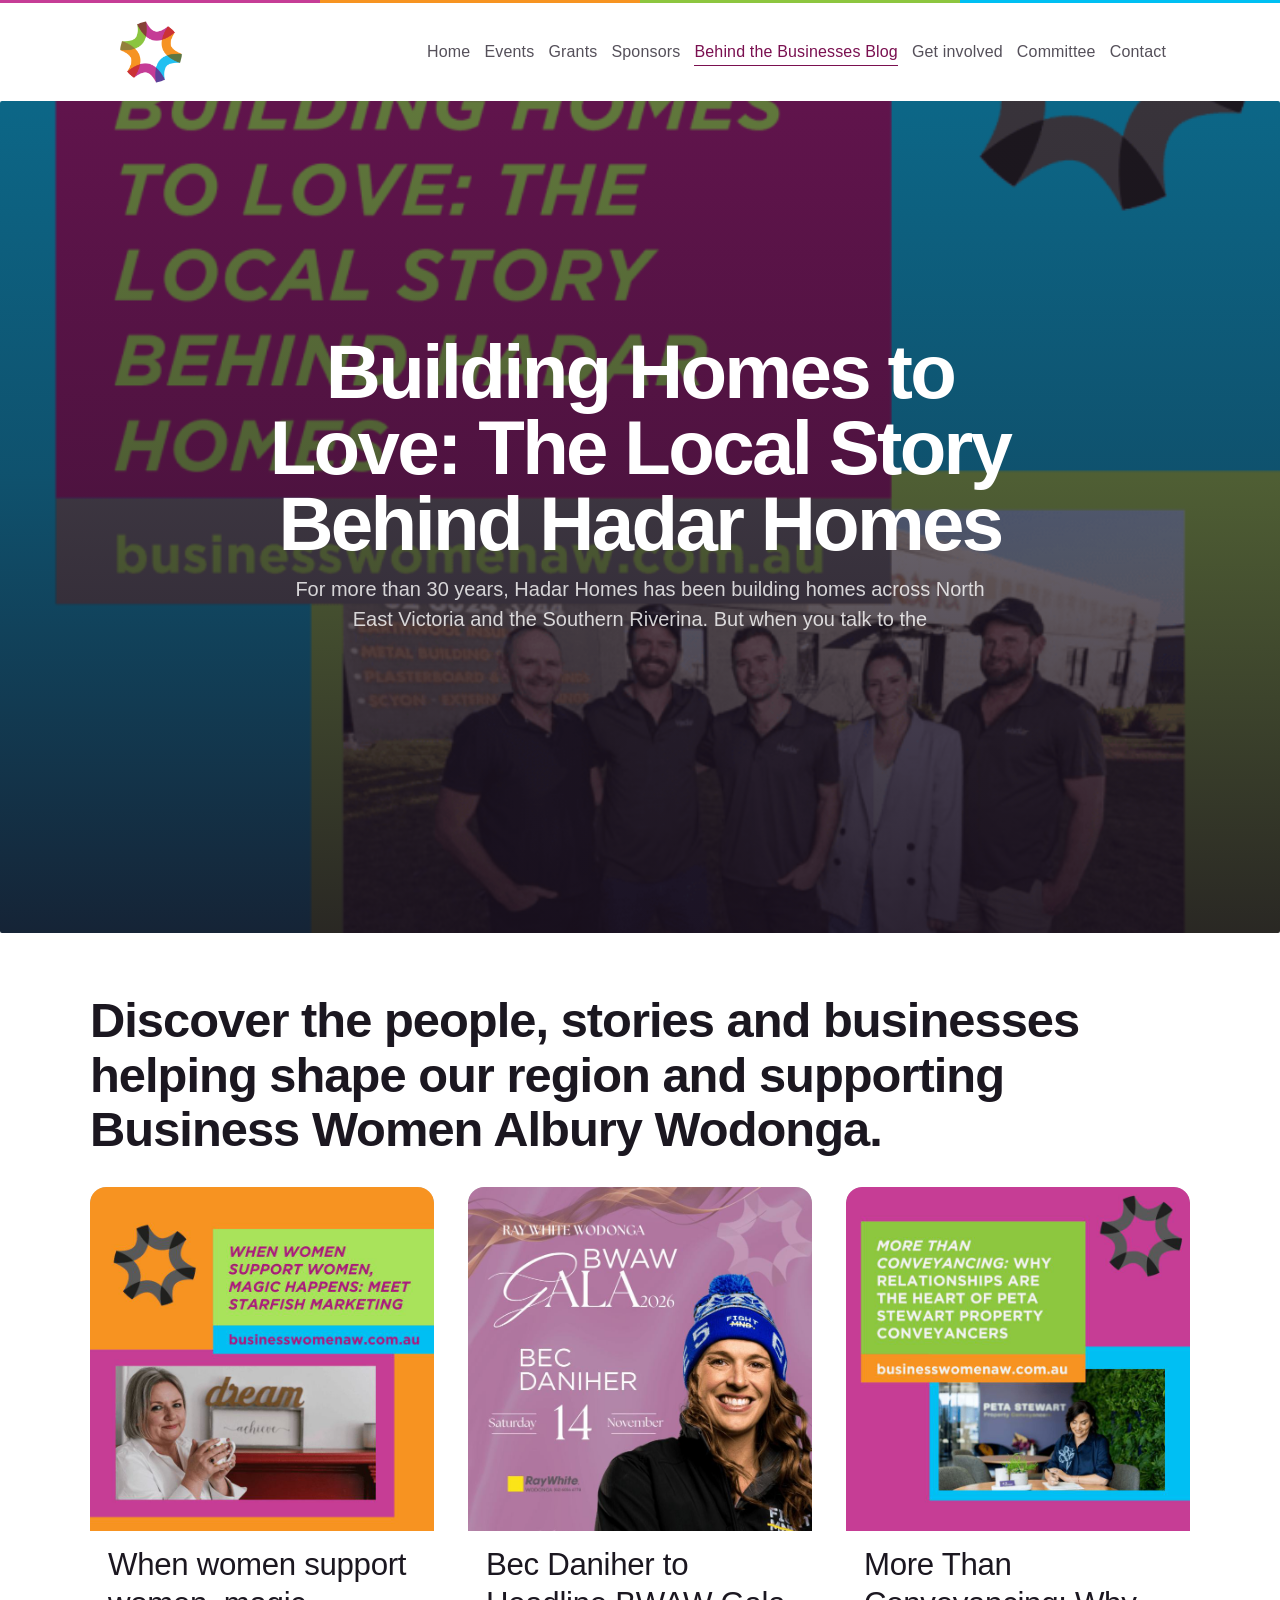
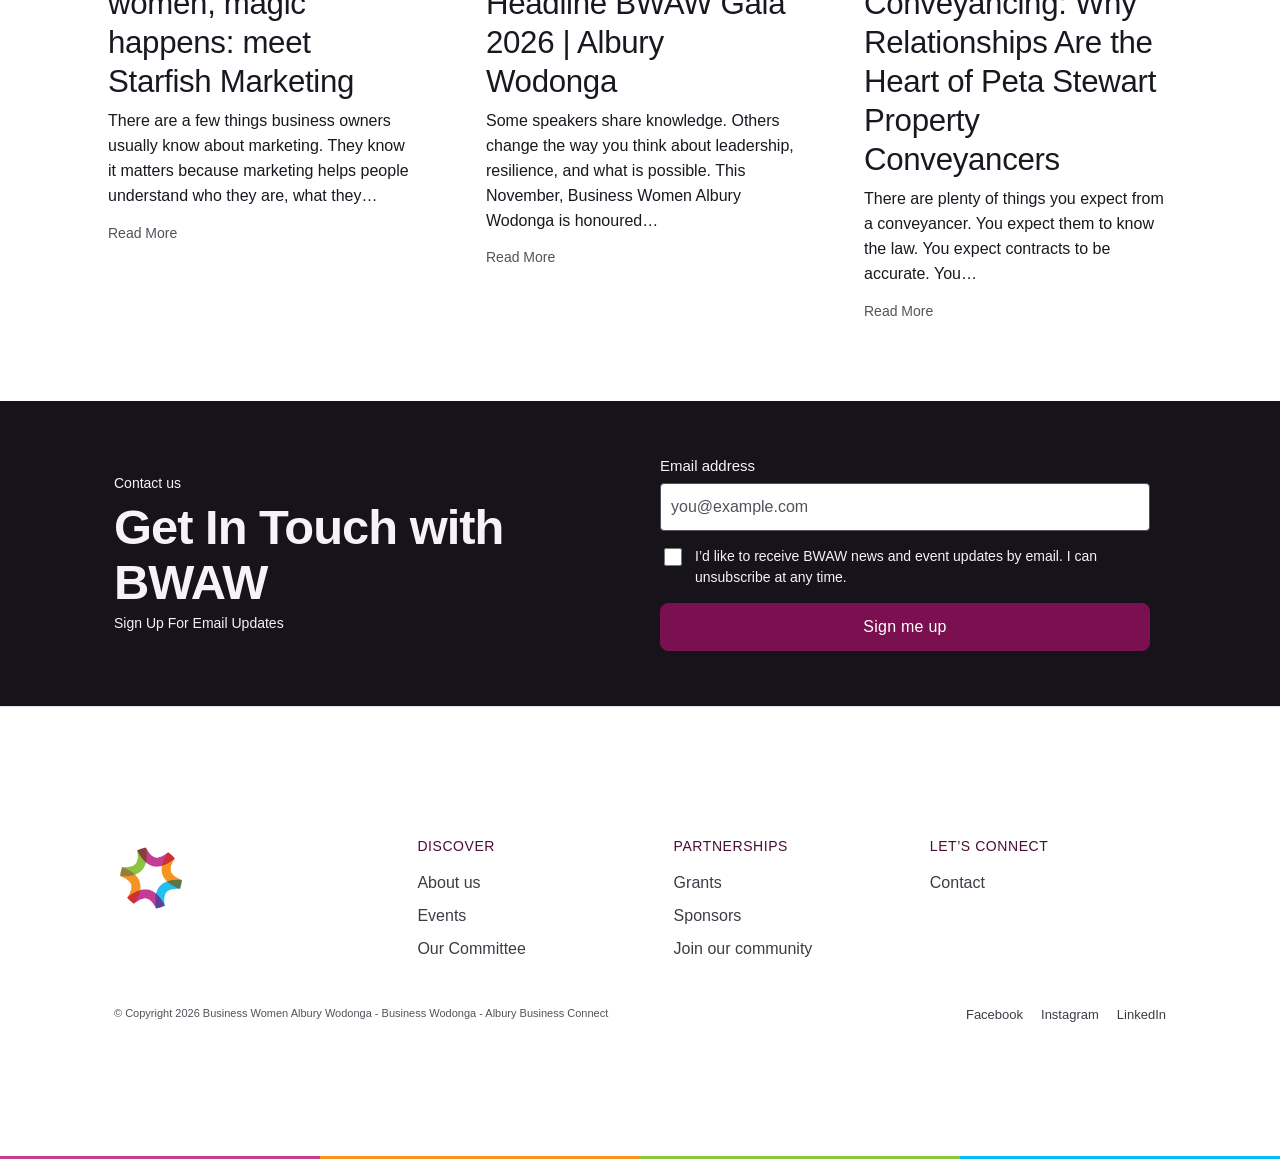
<file: blog.html>
<!doctype html>
<html lang="en">
  <head>
    <meta charset="utf-8" />
    <meta name="viewport" content="width=device-width, initial-scale=1, viewport-fit=cover" />
    <title>Behind the Businesses Blog | Business Women Albury Wodonga</title>
    <link rel="icon" href="assets/bwaw-logo.png" />
    <link rel="preconnect" href="https://fonts.googleapis.com" />
    <link rel="stylesheet" href="css/styles.css?v=2026-10-14-2" />
    <link rel="stylesheet" href="css/pages/blog.css?v=2026-10-14-2" />
    <script src="js/animations.js?v=2026-10-14-2" defer></script>
    <script src="js/site.js?v=2026-10-14-2" defer></script>
  </head>
  <body>
    <div class="bar"></div>
    <header>
      <div class="nv">
        <a href="index.html" class="lg"
          ><img
            id="header-logo"
            class="site-logo"
            src="assets/bwaw-logo.png"
            alt="Business Women Albury Wodonga" /></a
        ><button id="bg" aria-label="Menu" aria-expanded="false">☰</button>
        <nav id="nav" aria-label="Main navigation">
          <div class="nav-item">
            <a class="nav-top" href="index.html" data-route="/">Home</a>
            <div class="nav-menu" aria-label="Home sections">
              <a class="nav-submenu" href="index.html#story">Our story</a
              ><a class="nav-submenu" href="index.html#our-purpose">Our purpose</a
              ><a class="nav-submenu" href="index.html#community-partners">Community partners</a
              ><a class="nav-submenu" href="index.html#upcoming-events">Upcoming events</a>
            </div>
          </div>
          <div class="nav-item">
            <a class="nav-top" href="events.html" data-route="/events">Events</a>
            <div class="nav-menu" aria-label="Events sections">
              <a class="nav-submenu" href="events.html#event-feature">Featured event</a
              ><a class="nav-submenu" href="events.html#upcoming-events">Upcoming events</a
              ><a class="nav-submenu" href="events.html#past-events">Past events</a>
            </div>
          </div>
          <div class="nav-item">
            <a class="nav-top" href="grants.html" data-route="/grants">Grants</a>
            <div class="nav-menu" aria-label="Grants sections">
              <a class="nav-submenu" href="grants.html#grant-overview">Grant overview</a
              ><a class="nav-submenu" href="grants.html#gw">2025 grant winners</a
              ><a class="nav-submenu" href="grants.html#gf">Grant finalists</a>
            </div>
          </div>
          <div class="nav-item">
            <a class="nav-top" href="sponsors.html" data-route="/sponsors">Sponsors</a>
            <div class="nav-menu" aria-label="Sponsors sections">
              <a class="nav-submenu" href="sponsors.html#stack">Why become a sponsor</a
              ><a class="nav-submenu" href="sponsors.html#sq">Sponsors 2026</a>
            </div>
          </div>
          <div class="nav-item">
            <a class="nav-top on" href="blog.html" data-route="/blog">Behind the Businesses Blog</a>
            <div class="nav-menu" aria-label="Behind the Businesses Blog sections">
              <a class="nav-submenu" href="blog.html#blog-featured">Featured story</a
              ><a class="nav-submenu" href="blog.html#blog-stories">Explore the stories</a>
            </div>
          </div>
          <div class="nav-item">
            <a class="nav-top" href="get-involved.html" data-route="/involved">Get involved</a>
            <div class="nav-menu" aria-label="Get involved sections">
              <a class="nav-submenu" href="get-involved.html#membership-information">Membership information</a
              ><a class="nav-submenu" href="get-involved.html#join-interest">Join the community</a
              ><a class="nav-submenu" href="get-involved.html#chamber-benefits">Chamber benefits</a>
            </div>
          </div>
          <div class="nav-item">
            <a class="nav-top" href="committee.html" data-route="/committee">Committee</a>
            <div class="nav-menu" aria-label="Committee sections">
              <a class="nav-submenu" href="committee.html#cm">Committee members</a
              ><a class="nav-submenu" href="committee.html#join-committee">Join the committee</a>
            </div>
          </div>
          <div class="nav-item">
            <a class="nav-top" href="contact.html" data-route="/contact">Contact</a>
            <div class="nav-menu" aria-label="Contact sections">
              <a class="nav-submenu" href="contact.html#contact-join">Get in touch</a
              ><a class="nav-submenu" href="contact.html#contact-newsletter">Newsletter</a
              ><a class="nav-submenu" href="contact.html#contact-directory">Contact cards</a>
            </div>
          </div>
        </nav>
      </div>
    </header>
    <main id="m">
      <a href="blog-post.html" class="hero big bh blog-photo blog-featured-hero" id="blog-featured"
        ><div class="w blog-featured-inner">
          <h1 class="blog-featured-title">Building Homes to Love: The Local Story Behind Hadar Homes</h1>
          <p class="blog-featured-excerpt">
            For more than 30 years, Hadar Homes has been building homes across North East Victoria and the
            Southern Riverina. But when you talk to the
          </p>
        </div></a
      >
      <div class="w sec" id="blog-stories">
        <h2 class="r blog-stories-intro">
          Discover the people, stories and businesses helping shape our region and supporting Business Women
          Albury Wodonga.
        </h2>
        <div class="bl fd">
          <a class="bc" style="--i: 0" href="blog-post.html"
            ><div class="im">
              <img
                src="assets/starfish-story.jpg"
                alt="When women support women, magic happens: meet Starfish Marketing"
              />
            </div>
            <h3>When women support women, magic happens: meet Starfish Marketing</h3>
            <p>
              There are a few things business owners usually know about marketing. They know it matters
              because marketing helps people understand who they are, what they…
            </p>
            <small>Read More</small></a
          ><a class="bc" style="--i: 1" href="blog-post.html"
            ><div class="im">
              <img src="assets/bec-story.jpg" alt="Bec Daniher to Headline BWAW Gala 2026 | Albury Wodonga" />
            </div>
            <h3>Bec Daniher to Headline BWAW Gala 2026 | Albury Wodonga</h3>
            <p>
              Some speakers share knowledge. Others change the way you think about leadership, resilience, and
              what is possible. This November, Business Women Albury Wodonga is honoured…
            </p>
            <small>Read More</small></a
          ><a class="bc" style="--i: 2" href="blog-post.html"
            ><div class="im">
              <img
                src="assets/peta-story.jpg"
                alt="More Than Conveyancing: Why Relationships Are the Heart of Peta Stewart Property Conveyancers"
              />
            </div>
            <h3>
              More Than Conveyancing: Why Relationships Are the Heart of Peta Stewart Property Conveyancers
            </h3>
            <p>
              There are plenty of things you expect from a conveyancer. You expect them to know the law. You
              expect contracts to be accurate. You…
            </p>
            <small>Read More</small></a
          >
        </div>
      </div>
      <section class="ct">
        <div class="w">
          <div>
            <small>Contact us</small>
            <h2>Get In Touch with BWAW</h2>
            <small><b>Sign Up For Email Updates</b></small>
          </div>
          <form class="newsletter-form" data-demo-form>
            <label class="newsletter-email"
              >Email address<input
                name="email"
                type="email"
                autocomplete="email"
                placeholder="you@example.com"
                required="" /></label
            ><label class="newsletter-consent"
              ><input name="consent" type="checkbox" required="" /><span
                >I’d like to receive BWAW news and event updates by email. I can unsubscribe at any
                time.</span
              ></label
            ><button class="btn" data-label="Sign me up" data-success="Thanks for signing up">
              Sign me up
            </button>
          </form>
        </div>
      </section>
    </main>
    <div id="ft">
      <footer>
        <div class="w">
          <div class="fg">
            <a href="index.html"
              ><span class="lg"
                ><img
                  class="site-logo"
                  src="assets/bwaw-logo.png"
                  alt="Business Women Albury Wodonga" /></span
            ></a>
            <div>
              <h4 class="gn">Discover</h4>
              <a href="index.html">About us</a><a href="events.html">Events</a
              ><a href="committee.html">Our Committee</a>
            </div>
            <div>
              <h4 class="or">Partnerships</h4>
              <a href="grants.html">Grants</a><a href="sponsors.html">Sponsors</a
              ><a href="get-involved.html">Join our community</a>
            </div>
            <div>
              <h4 class="cy">Let’s connect</h4>
              <a href="contact.html">Contact</a>
            </div>
          </div>
          <div class="cp">
            <span
              >© Copyright 2026 Business Women Albury Wodonga - Business Wodonga - Albury Business
              Connect</span
            ><span class="social-links"
              ><a
                href="https://www.facebook.com/BusinessWomenAW"
                target="_blank"
                rel="noopener noreferrer"
                aria-label="Facebook (opens in a new tab)"
                >Facebook</a
              ><a
                href="https://www.instagram.com/businesswomenaw"
                target="_blank"
                rel="noopener noreferrer"
                aria-label="Instagram (opens in a new tab)"
                >Instagram</a
              ><a
                href="https://au.linkedin.com/company/business-women-albury-wodonga"
                target="_blank"
                rel="noopener noreferrer"
                aria-label="LinkedIn (opens in a new tab)"
                >LinkedIn</a
              ></span
            >
          </div>
        </div>
      </footer>
      <div class="bar"></div>
    </div>
  </body>
</html>
</file>
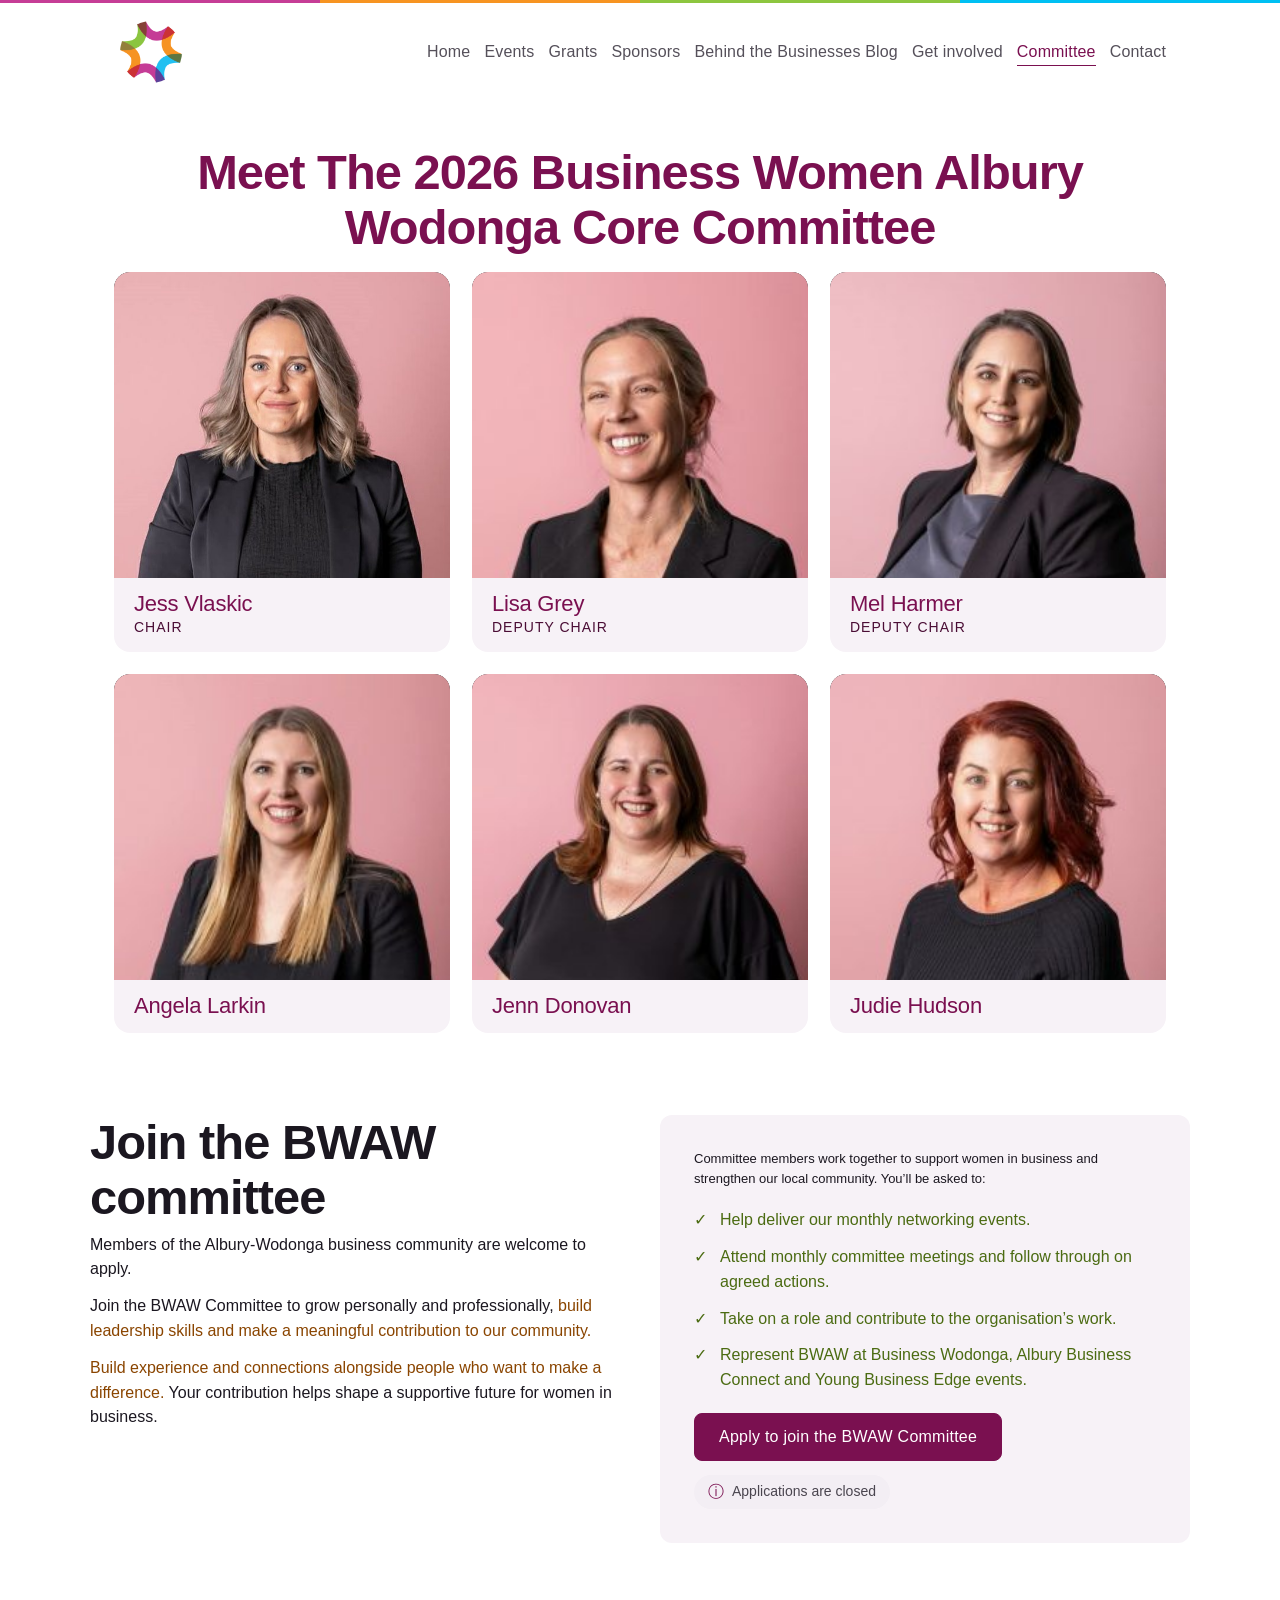
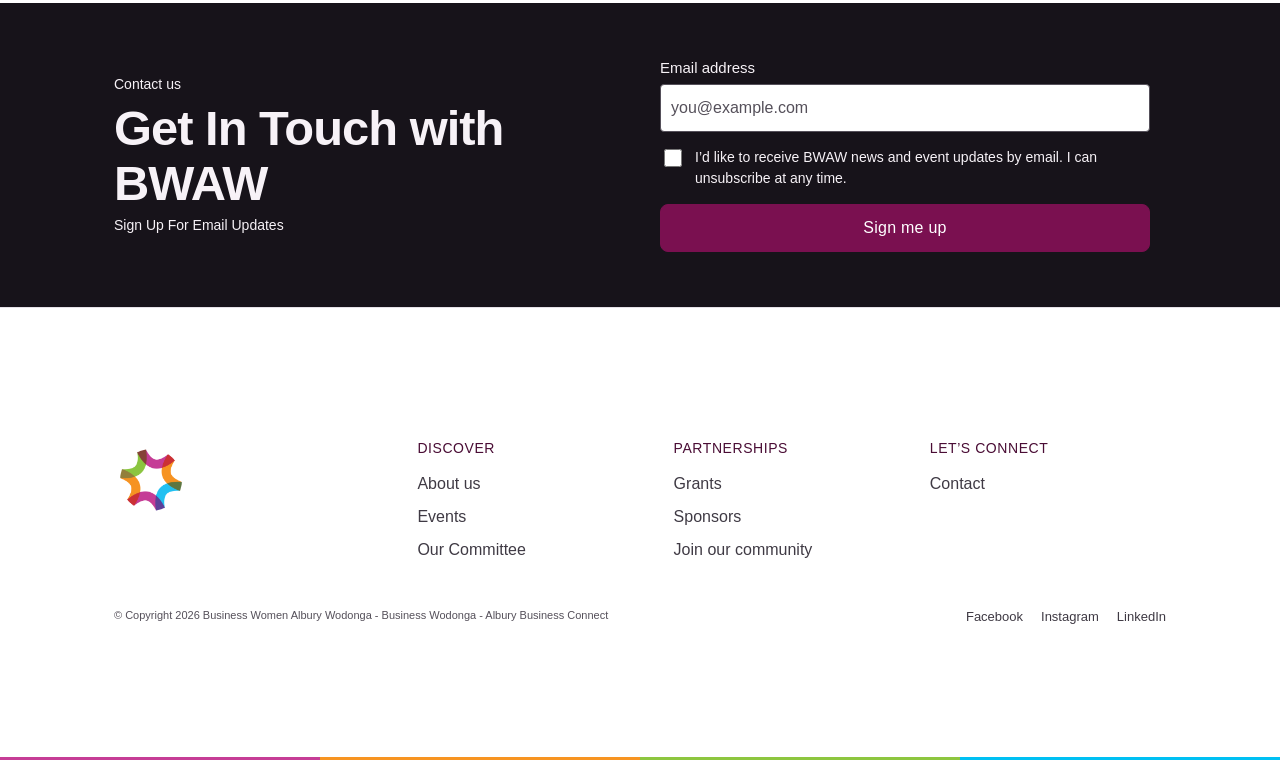
<file: committee.html>
<!doctype html>
<html lang="en">
  <head>
    <meta charset="utf-8" />
    <meta name="viewport" content="width=device-width, initial-scale=1, viewport-fit=cover" />
    <title>Committee | Business Women Albury Wodonga</title>
    <link rel="icon" href="assets/bwaw-logo.png" />
    <link rel="preconnect" href="https://fonts.googleapis.com" />
    <link rel="stylesheet" href="css/styles.css?v=2026-10-14-2" />
    <link rel="stylesheet" href="css/pages/committee.css?v=2026-10-14-2" />
    <script src="js/animations.js?v=2026-10-14-2" defer></script>
    <script src="js/site.js?v=2026-10-14-2" defer></script>
    <script src="js/pages/committee.js?v=2026-10-14-2" defer></script>
  </head>
  <body>
    <div class="bar"></div>
    <header>
      <div class="nv">
        <a href="index.html" class="lg"
          ><img
            id="header-logo"
            class="site-logo"
            src="assets/bwaw-logo.png"
            alt="Business Women Albury Wodonga" /></a
        ><button id="bg" aria-label="Menu" aria-expanded="false">☰</button>
        <nav id="nav" aria-label="Main navigation">
          <div class="nav-item">
            <a class="nav-top" href="index.html" data-route="/">Home</a>
            <div class="nav-menu" aria-label="Home sections">
              <a class="nav-submenu" href="index.html#story">Our story</a
              ><a class="nav-submenu" href="index.html#our-purpose">Our purpose</a
              ><a class="nav-submenu" href="index.html#community-partners">Community partners</a
              ><a class="nav-submenu" href="index.html#upcoming-events">Upcoming events</a>
            </div>
          </div>
          <div class="nav-item">
            <a class="nav-top" href="events.html" data-route="/events">Events</a>
            <div class="nav-menu" aria-label="Events sections">
              <a class="nav-submenu" href="events.html#event-feature">Featured event</a
              ><a class="nav-submenu" href="events.html#upcoming-events">Upcoming events</a
              ><a class="nav-submenu" href="events.html#past-events">Past events</a>
            </div>
          </div>
          <div class="nav-item">
            <a class="nav-top" href="grants.html" data-route="/grants">Grants</a>
            <div class="nav-menu" aria-label="Grants sections">
              <a class="nav-submenu" href="grants.html#grant-overview">Grant overview</a
              ><a class="nav-submenu" href="grants.html#gw">2025 grant winners</a
              ><a class="nav-submenu" href="grants.html#gf">Grant finalists</a>
            </div>
          </div>
          <div class="nav-item">
            <a class="nav-top" href="sponsors.html" data-route="/sponsors">Sponsors</a>
            <div class="nav-menu" aria-label="Sponsors sections">
              <a class="nav-submenu" href="sponsors.html#stack">Why become a sponsor</a
              ><a class="nav-submenu" href="sponsors.html#sq">Sponsors 2026</a>
            </div>
          </div>
          <div class="nav-item">
            <a class="nav-top" href="blog.html" data-route="/blog">Behind the Businesses Blog</a>
            <div class="nav-menu" aria-label="Behind the Businesses Blog sections">
              <a class="nav-submenu" href="blog.html#blog-featured">Featured story</a
              ><a class="nav-submenu" href="blog.html#blog-stories">Explore the stories</a>
            </div>
          </div>
          <div class="nav-item">
            <a class="nav-top" href="get-involved.html" data-route="/involved">Get involved</a>
            <div class="nav-menu" aria-label="Get involved sections">
              <a class="nav-submenu" href="get-involved.html#membership-information">Membership information</a
              ><a class="nav-submenu" href="get-involved.html#join-interest">Join the community</a
              ><a class="nav-submenu" href="get-involved.html#chamber-benefits">Chamber benefits</a>
            </div>
          </div>
          <div class="nav-item">
            <a class="nav-top on" href="committee.html" data-route="/committee">Committee</a>
            <div class="nav-menu" aria-label="Committee sections">
              <a class="nav-submenu" href="committee.html#cm">Committee members</a
              ><a class="nav-submenu" href="committee.html#join-committee">Join the committee</a>
            </div>
          </div>
          <div class="nav-item">
            <a class="nav-top" href="contact.html" data-route="/contact">Contact</a>
            <div class="nav-menu" aria-label="Contact sections">
              <a class="nav-submenu" href="contact.html#contact-join">Get in touch</a
              ><a class="nav-submenu" href="contact.html#contact-newsletter">Newsletter</a
              ><a class="nav-submenu" href="contact.html#contact-directory">Contact cards</a>
            </div>
          </div>
        </nav>
      </div>
    </header>
    <main id="m">
      <div class="story committee-story-track" id="cm">
        <div class="sk">
          <div class="w committee-story-inner">
            <h1 class="t committee-title">Meet The 2026 Business Women Albury Wodonga Core Committee</h1>
            <div class="cm">
              <div class="mem" tabindex="0">
                <div class="pw">
                  <div class="ph">
                    <img class="committee-photo" src="assets/Jess-e1767669230679.jpg" alt="Jess Vlaskic" />
                  </div>
                  <div class="ov">
                    <p>
                      Jess is committed to upskilling, motivating and empowering the Albury Wodonga business
                      community while fostering an inclusive environment for women across all industries and
                      career stages.
                    </p>
                    <p>
                      As NSW Regional Manager at BUSY At Work, Jess leads a statewide team supporting local
                      employers. With over 15 years of experience across management, recruitment and local
                      government—plus co-running a family construction business—she brings practical insight
                      into small business ownership to support local growth.
                    </p>
                    <a
                      href="https://www.busyatwork.com.au/"
                      target="_blank"
                      rel="noopener noreferrer"
                      aria-label="See more about Jess Vlaskic (opens in a new tab)"
                      >See More</a
                    >
                  </div>
                </div>
                <h3>Jess Vlaskic</h3>
                <small>Chair</small>
              </div>
              <div class="mem" tabindex="0">
                <div class="pw">
                  <div class="ph">
                    <img class="committee-photo" src="assets/Lisa-e1767668935784.jpg" alt="Lisa Grey" />
                  </div>
                  <div class="ov">
                    <p>
                      Lisa is a qualified insolvency practitioner—a rare credential among women in
                      Australia—and Director of CB Debt Consultancy, which she established over 15 years ago.
                      She is passionate about guiding individuals through financial hardship while
                      prioritising their mental health and wellbeing, helping them find practical solutions
                      during their most challenging times.
                    </p>
                    <p>
                      Outside of work, Lisa enjoys travelling, socialising and cheering on the St Kilda
                      Football Club. She joined Business Women Albury Wodonga to foster meaningful
                      connections, collaboration and mentorship, empowering women across the community to
                      thrive personally and professionally.
                    </p>
                    <a
                      href="https://cbdebtconsultancy.com.au/"
                      target="_blank"
                      rel="noopener noreferrer"
                      aria-label="See more about Lisa Grey (opens in a new tab)"
                      >See More</a
                    >
                  </div>
                </div>
                <h3>Lisa Grey</h3>
                <small>Deputy Chair</small>
              </div>
              <div class="mem" tabindex="0">
                <div class="pw">
                  <div class="ph"><img class="committee-photo" src="assets/Mel.jpg" alt="Mel Harmer" /></div>
                  <div class="ov">
                    <p>
                      Melinda is an experienced financial adviser with over a decade in wealth management,
                      investment planning and client-centred strategies. As a BWAW committee member, she is
                      dedicated to empowering women, supporting women-led businesses and fostering a
                      collaborative environment where leaders can learn and grow.
                    </p>
                    <p>
                      Outside of work, Melinda enjoys spending time with family and friends, attending
                      concerts and contributing to community projects.
                    </p>
                    <a
                      href="https://www.facebook.com/profile.php?id=100083115912693"
                      target="_blank"
                      rel="noopener noreferrer"
                      aria-label="See more about Mel Harmer (opens in a new tab)"
                      >See More</a
                    >
                  </div>
                </div>
                <h3>Mel Harmer</h3>
                <small>Deputy Chair</small>
              </div>
              <div class="mem" tabindex="0">
                <div class="pw">
                  <div class="ph">
                    <img class="committee-photo" src="assets/Ange-e1767669048519.jpg" alt="Angela Larkin" />
                  </div>
                  <div class="ov">
                    <p>
                      Angela is a Recruitment Officer at Intereach Albury and owner of Sisley Services, an
                      events business. Outside of work, she enjoys socialising, spending time with family and
                      walking her dog, Eddie.
                    </p>
                    <p>
                      Angela joined the BWAW Committee to support local women in business through welcoming
                      opportunities for connection and growth.
                    </p>
                    <a
                      href="https://www.sisleyservices.com/"
                      target="_blank"
                      rel="noopener noreferrer"
                      aria-label="See more about Angela Larkin (opens in a new tab)"
                      >See More</a
                    >
                  </div>
                </div>
                <h3>Angela Larkin</h3>
              </div>
              <div class="mem" tabindex="0">
                <div class="pw">
                  <div class="ph">
                    <img class="committee-photo" src="assets/Jenn-e1767668994648.jpg" alt="Jenn Donovan" />
                  </div>
                  <div class="ov">
                    <p>
                      Jenn is a rural marketing expert, podcaster, speaker and founder of Social Media and
                      Marketing Australia. She hosts the top-ranked Small Business Made Simple podcast and
                      co-founded Spend With Us, a regional marketplace that has injected over $10 million into
                      the rural economy.
                    </p>
                    <p>
                      Jenn serves on the boards of The Rural Woman and Greatest Good. She brings her
                      community-first approach to the BWAW Committee to support regional business owners.
                    </p>
                    <a
                      href="https://www.socialmediaandmarketing.com.au/"
                      target="_blank"
                      rel="noopener noreferrer"
                      aria-label="See more about Jenn Donovan (opens in a new tab)"
                      >See More</a
                    >
                  </div>
                </div>
                <h3>Jenn Donovan</h3>
              </div>
              <div class="mem" tabindex="0">
                <div class="pw">
                  <div class="ph">
                    <img class="committee-photo" src="assets/Judie-e1767669020265.jpg" alt="Judie Hudson" />
                  </div>
                  <div class="ov">
                    <p>
                      Judie brings over 30 years of experience in corporate account management and leadership
                      to the BWAW Committee. A passionate entrepreneur, she co-owns Hair and Beauty Solutions
                      and Studio Margot &amp; Co., while also managing key workforce development relationships
                      at BUSY At Work.
                    </p>
                    <p>
                      As a dedicated mother and active community advocate, Judie brings her high energy and
                      resilience to empower and build a strong support network for local women in business.
                    </p>
                    <a
                      href="https://studiomargotandco.com.au/"
                      target="_blank"
                      rel="noopener noreferrer"
                      aria-label="See more about Judie Hudson (opens in a new tab)"
                      >See More</a
                    >
                  </div>
                </div>
                <h3>Judie Hudson</h3>
              </div>
            </div>
          </div>
        </div>
      </div>
      <div class="w sec" id="join-committee">
        <div class="two join-committee-columns">
          <div class="r">
            <h2 class="join-committee-heading">Join the BWAW committee</h2>
            <p class="join-committee-intro">
              Members of the Albury-Wodonga business community are welcome to apply.
            </p>
            <p class="join-committee-lead">
              Join the BWAW Committee to grow personally and professionally,
              <span class="or"
                >build leadership skills and make a meaningful contribution to our community.</span
              >
            </p>
            <p class="join-committee-text">
              <span class="or"
                >Build experience and connections alongside people who want to make a difference.</span
              >
              Your contribution helps shape a supportive future for women in business.
            </p>
          </div>
          <div class="box r">
            <b
              >Committee members work together to support women in business and strengthen our local
              community. You’ll be asked to:</b
            >
            <ul class="ck">
              <li>Help deliver our monthly networking events.</li>
              <li>Attend monthly committee meetings and follow through on agreed actions.</li>
              <li>Take on a role and contribute to the organisation’s work.</li>
              <li>
                Represent BWAW at Business Wodonga, Albury Business Connect and Young Business Edge events.
              </li>
            </ul>
            <a
              class="btn"
              href="https://forms.cloud.microsoft/pages/responsepage.aspx?id=r2dNcarBxESZ_Rv2F-pfjmff6iLlEw1OmkpTWugtEdtUMlpORERVWjZKQ0YxTTdHMDZERkVQTE8yMC4u&amp;route=shorturl"
              target="_blank"
              rel="noopener noreferrer"
              >Apply to join the BWAW Committee</a
            >
            <p class="apply-status" role="note"><span aria-hidden="true">ⓘ</span> Applications are closed</p>
          </div>
        </div>
      </div>
      <section class="ct">
        <div class="w">
          <div>
            <small>Contact us</small>
            <h2>Get In Touch with BWAW</h2>
            <small><b>Sign Up For Email Updates</b></small>
          </div>
          <form class="newsletter-form" data-demo-form>
            <label class="newsletter-email"
              >Email address<input
                name="email"
                type="email"
                autocomplete="email"
                placeholder="you@example.com"
                required="" /></label
            ><label class="newsletter-consent"
              ><input name="consent" type="checkbox" required="" /><span
                >I’d like to receive BWAW news and event updates by email. I can unsubscribe at any
                time.</span
              ></label
            ><button class="btn" data-label="Sign me up" data-success="Thanks for signing up">
              Sign me up
            </button>
          </form>
        </div>
      </section>
    </main>
    <div id="ft">
      <footer>
        <div class="w">
          <div class="fg">
            <a href="index.html"
              ><span class="lg"
                ><img
                  class="site-logo"
                  src="assets/bwaw-logo.png"
                  alt="Business Women Albury Wodonga" /></span
            ></a>
            <div>
              <h4 class="gn">Discover</h4>
              <a href="index.html">About us</a><a href="events.html">Events</a
              ><a href="committee.html">Our Committee</a>
            </div>
            <div>
              <h4 class="or">Partnerships</h4>
              <a href="grants.html">Grants</a><a href="sponsors.html">Sponsors</a
              ><a href="get-involved.html">Join our community</a>
            </div>
            <div>
              <h4 class="cy">Let’s connect</h4>
              <a href="contact.html">Contact</a>
            </div>
          </div>
          <div class="cp">
            <span
              >© Copyright 2026 Business Women Albury Wodonga - Business Wodonga - Albury Business
              Connect</span
            ><span class="social-links"
              ><a
                href="https://www.facebook.com/BusinessWomenAW"
                target="_blank"
                rel="noopener noreferrer"
                aria-label="Facebook (opens in a new tab)"
                >Facebook</a
              ><a
                href="https://www.instagram.com/businesswomenaw"
                target="_blank"
                rel="noopener noreferrer"
                aria-label="Instagram (opens in a new tab)"
                >Instagram</a
              ><a
                href="https://au.linkedin.com/company/business-women-albury-wodonga"
                target="_blank"
                rel="noopener noreferrer"
                aria-label="LinkedIn (opens in a new tab)"
                >LinkedIn</a
              ></span
            >
          </div>
        </div>
      </footer>
      <div class="bar"></div>
    </div>
  </body>
</html>
</file>
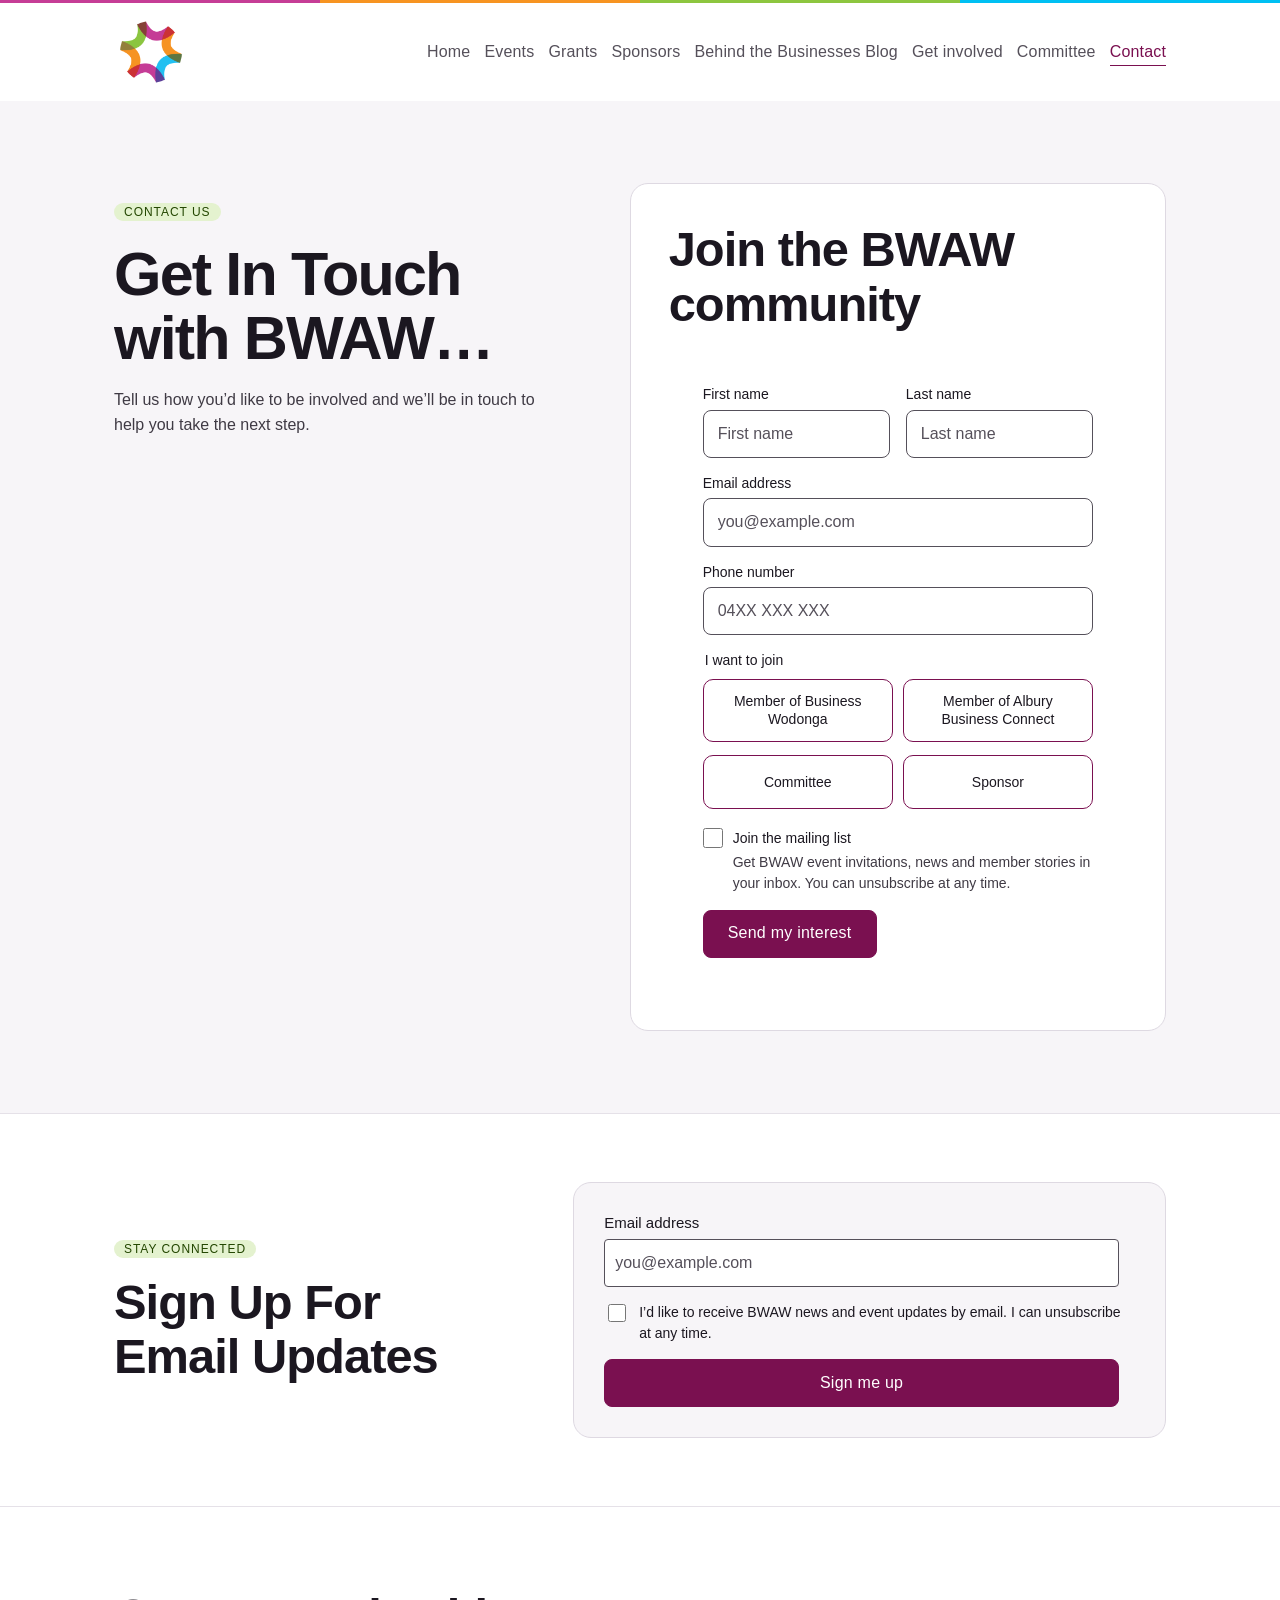
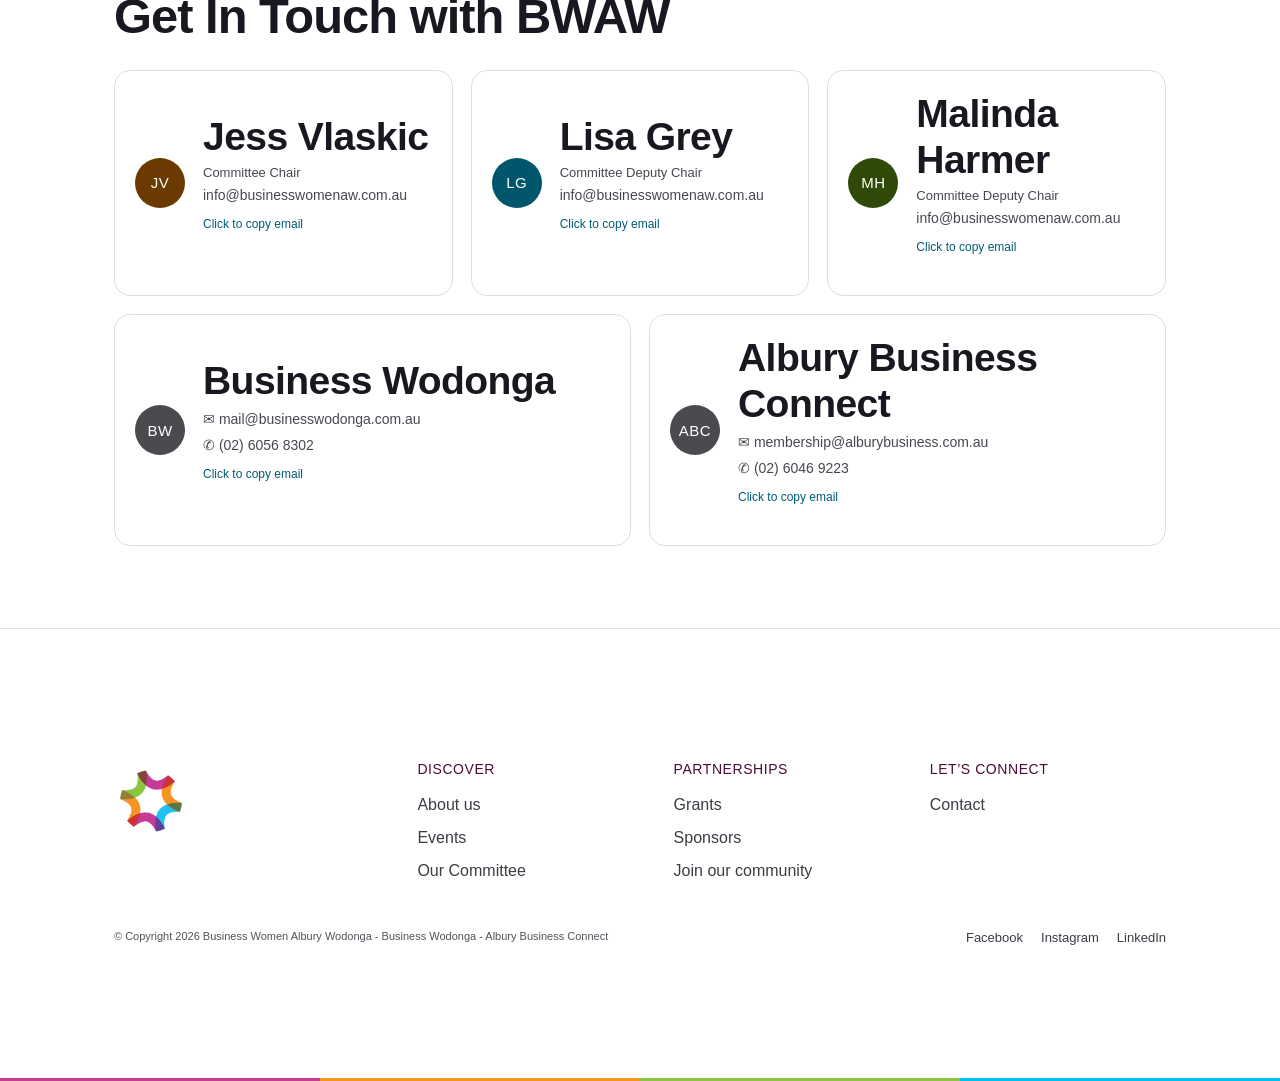
<file: contact.html>
<!doctype html>
<html lang="en">
  <head>
    <meta charset="utf-8" />
    <meta name="viewport" content="width=device-width, initial-scale=1, viewport-fit=cover" />
    <title>Contact | Business Women Albury Wodonga</title>
    <link rel="icon" href="assets/bwaw-logo.png" />
    <link rel="preconnect" href="https://fonts.googleapis.com" />
    <link rel="stylesheet" href="css/styles.css?v=2026-10-14-2" />
    <script src="js/animations.js?v=2026-10-14-2" defer></script>
    <script src="js/site.js?v=2026-10-14-2" defer></script>
  </head>
  <body>
    <div class="bar"></div>
    <header>
      <div class="nv">
        <a href="index.html" class="lg"
          ><img
            id="header-logo"
            class="site-logo"
            src="assets/bwaw-logo.png"
            alt="Business Women Albury Wodonga" /></a
        ><button id="bg" aria-label="Menu" aria-expanded="false">☰</button>
        <nav id="nav" aria-label="Main navigation">
          <div class="nav-item">
            <a class="nav-top" href="index.html" data-route="/">Home</a>
            <div class="nav-menu" aria-label="Home sections">
              <a class="nav-submenu" href="index.html#story">Our story</a
              ><a class="nav-submenu" href="index.html#our-purpose">Our purpose</a
              ><a class="nav-submenu" href="index.html#community-partners">Community partners</a
              ><a class="nav-submenu" href="index.html#upcoming-events">Upcoming events</a>
            </div>
          </div>
          <div class="nav-item">
            <a class="nav-top" href="events.html" data-route="/events">Events</a>
            <div class="nav-menu" aria-label="Events sections">
              <a class="nav-submenu" href="events.html#event-feature">Featured event</a
              ><a class="nav-submenu" href="events.html#upcoming-events">Upcoming events</a
              ><a class="nav-submenu" href="events.html#past-events">Past events</a>
            </div>
          </div>
          <div class="nav-item">
            <a class="nav-top" href="grants.html" data-route="/grants">Grants</a>
            <div class="nav-menu" aria-label="Grants sections">
              <a class="nav-submenu" href="grants.html#grant-overview">Grant overview</a
              ><a class="nav-submenu" href="grants.html#gw">2025 grant winners</a
              ><a class="nav-submenu" href="grants.html#gf">Grant finalists</a>
            </div>
          </div>
          <div class="nav-item">
            <a class="nav-top" href="sponsors.html" data-route="/sponsors">Sponsors</a>
            <div class="nav-menu" aria-label="Sponsors sections">
              <a class="nav-submenu" href="sponsors.html#stack">Why become a sponsor</a
              ><a class="nav-submenu" href="sponsors.html#sq">Sponsors 2026</a>
            </div>
          </div>
          <div class="nav-item">
            <a class="nav-top" href="blog.html" data-route="/blog">Behind the Businesses Blog</a>
            <div class="nav-menu" aria-label="Behind the Businesses Blog sections">
              <a class="nav-submenu" href="blog.html#blog-featured">Featured story</a
              ><a class="nav-submenu" href="blog.html#blog-stories">Explore the stories</a>
            </div>
          </div>
          <div class="nav-item">
            <a class="nav-top" href="get-involved.html" data-route="/involved">Get involved</a>
            <div class="nav-menu" aria-label="Get involved sections">
              <a class="nav-submenu" href="get-involved.html#membership-information">Membership information</a
              ><a class="nav-submenu" href="get-involved.html#join-interest">Join the community</a
              ><a class="nav-submenu" href="get-involved.html#chamber-benefits">Chamber benefits</a>
            </div>
          </div>
          <div class="nav-item">
            <a class="nav-top" href="committee.html" data-route="/committee">Committee</a>
            <div class="nav-menu" aria-label="Committee sections">
              <a class="nav-submenu" href="committee.html#cm">Committee members</a
              ><a class="nav-submenu" href="committee.html#join-committee">Join the committee</a>
            </div>
          </div>
          <div class="nav-item">
            <a class="nav-top on" href="contact.html" data-route="/contact">Contact</a>
            <div class="nav-menu" aria-label="Contact sections">
              <a class="nav-submenu" href="contact.html#contact-join">Get in touch</a
              ><a class="nav-submenu" href="contact.html#contact-newsletter">Newsletter</a
              ><a class="nav-submenu" href="contact.html#contact-directory">Contact cards</a>
            </div>
          </div>
        </nav>
      </div>
    </header>
    <main id="m">
      <section class="contact-join" id="contact-join">
        <div class="w contact-join-grid">
          <div>
            <span class="tag">Contact us</span>
            <h1 class="ch">Get In Touch with BWAW…</h1>
            <p>Tell us how you’d like to be involved and we’ll be in touch to help you take the next step.</p>
          </div>
          <div class="box contact-form-box">
            <h2>Join the BWAW community</h2>
            <form class="join-form" data-demo-form>
              <div>
                <label for="contact-first">First name</label
                ><input
                  id="contact-first"
                  name="first_name"
                  autocomplete="given-name"
                  placeholder="First name"
                  required=""
                />
              </div>
              <div>
                <label for="contact-last">Last name</label
                ><input
                  id="contact-last"
                  name="last_name"
                  autocomplete="family-name"
                  placeholder="Last name"
                  required=""
                />
              </div>
              <div class="f">
                <label for="contact-email">Email address</label
                ><input
                  id="contact-email"
                  name="email"
                  type="email"
                  autocomplete="email"
                  placeholder="you@example.com"
                  required=""
                />
              </div>
              <div class="f">
                <label for="contact-phone">Phone number</label
                ><input
                  id="contact-phone"
                  name="phone"
                  type="tel"
                  autocomplete="tel"
                  placeholder="04XX XXX XXX"
                />
              </div>
              <fieldset>
                <legend>I want to join</legend>
                <div class="join-choice-grid">
                  <label class="join-choice"
                    ><input
                      type="radio"
                      name="contact_join_as"
                      value="business-wodonga-member"
                      required=""
                    /><span>Member of Business Wodonga</span></label
                  ><label class="join-choice"
                    ><input type="radio" name="contact_join_as" value="albury-business-connect-member" /><span
                      >Member of Albury Business Connect</span
                    ></label
                  ><label class="join-choice"
                    ><input type="radio" name="contact_join_as" value="committee" /><span
                      >Committee</span
                    ></label
                  ><label class="join-choice"
                    ><input type="radio" name="contact_join_as" value="sponsor" /><span>Sponsor</span></label
                  >
                </div>
              </fieldset>
              <div class="f mailing-field">
                <label class="mailing-option" for="contact-mailing"
                  ><input
                    type="checkbox"
                    id="contact-mailing"
                    name="mailing_list"
                    value="yes"
                    aria-describedby="contact-mailing-caption"
                  /><span>Join the mailing list</span></label
                >
                <p class="mailing-caption" id="contact-mailing-caption">
                  Get BWAW event invitations, news and member stories in your inbox. You can unsubscribe at
                  any time.
                </p>
              </div>
              <div class="f">
                <button class="btn" data-label="Send my interest" data-success="Thanks for your interest">
                  Send my interest
                </button>
              </div>
            </form>
          </div>
        </div>
      </section>
      <section class="contact-newsletter" id="contact-newsletter">
        <div class="w contact-newsletter-inner">
          <div>
            <span class="tag">Stay connected</span>
            <h2>Sign Up For Email Updates</h2>
          </div>
          <div class="box">
            <form class="newsletter-form" data-demo-form>
              <label class="newsletter-email"
                >Email address<input
                  name="email"
                  type="email"
                  autocomplete="email"
                  placeholder="you@example.com"
                  required="" /></label
              ><label class="newsletter-consent"
                ><input name="consent" type="checkbox" required="" /><span
                  >I’d like to receive BWAW news and event updates by email. I can unsubscribe at any
                  time.</span
                ></label
              ><button class="btn" data-label="Sign me up" data-success="Thanks for signing up">
                Sign me up
              </button>
            </form>
          </div>
        </div>
      </section>
      <section class="contact-directory" id="contact-directory">
        <div class="w">
          <h2>Get In Touch with BWAW</h2>
          <div class="contact-people">
            <button
              class="ca contact-copy-card"
              type="button"
              data-email="info@businesswomenaw.com.au"
              aria-label="Copy Jess Vlaskic email address"
              style="--i: 0; --bg2: #fde4c8; --ac: #6b3a00"
            >
              <span class="av">JV</span
              ><span class="contact-card-copy"
                ><h3>Jess Vlaskic</h3>
                <b>Committee Chair</b><small>info@businesswomenaw.com.au</small
                ><span class="copy-hint">Click to copy email</span
                ><span class="copy-feedback" aria-live="polite"></span
              ></span></button
            ><button
              class="ca contact-copy-card"
              type="button"
              data-email="info@businesswomenaw.com.au"
              aria-label="Copy Lisa Grey email address"
              style="--i: 1; --bg2: #c0eefb; --ac: #00566b"
            >
              <span class="av">LG</span
              ><span class="contact-card-copy"
                ><h3>Lisa Grey</h3>
                <b>Committee Deputy Chair</b><small>info@businesswomenaw.com.au</small
                ><span class="copy-hint">Click to copy email</span
                ><span class="copy-feedback" aria-live="polite"></span
              ></span></button
            ><button
              class="ca contact-copy-card"
              type="button"
              data-email="info@businesswomenaw.com.au"
              aria-label="Copy Malinda Harmer email address"
              style="--i: 2; --bg2: #e1efd0; --ac: #2f4a08"
            >
              <span class="av">MH</span
              ><span class="contact-card-copy"
                ><h3>Malinda Harmer</h3>
                <b>Committee Deputy Chair</b><small>info@businesswomenaw.com.au</small
                ><span class="copy-hint">Click to copy email</span
                ><span class="copy-feedback" aria-live="polite"></span
              ></span>
            </button>
          </div>
          <div class="contact-organisations">
            <button
              class="ca org contact-copy-card"
              type="button"
              data-email="mail@businesswodonga.com.au"
              aria-label="Copy Business Wodonga email address"
              style="--i: 3"
            >
              <span class="av">BW</span
              ><span class="contact-card-copy"
                ><h3>Business Wodonga</h3>
                <small>✉ mail@businesswodonga.com.au</small><small>✆ (02) 6056 8302</small
                ><span class="copy-hint">Click to copy email</span
                ><span class="copy-feedback" aria-live="polite"></span
              ></span></button
            ><button
              class="ca org contact-copy-card"
              type="button"
              data-email="membership@alburybusiness.com.au"
              aria-label="Copy Albury Business Connect email address"
              style="--i: 4"
            >
              <span class="av">ABC</span
              ><span class="contact-card-copy"
                ><h3>Albury Business Connect</h3>
                <small>✉ membership@alburybusiness.com.au</small><small>✆ (02) 6046 9223</small
                ><span class="copy-hint">Click to copy email</span
                ><span class="copy-feedback" aria-live="polite"></span
              ></span>
            </button>
          </div>
        </div>
      </section>
    </main>
    <div id="ft">
      <footer>
        <div class="w">
          <div class="fg">
            <a href="index.html"
              ><span class="lg"
                ><img
                  class="site-logo"
                  src="assets/bwaw-logo.png"
                  alt="Business Women Albury Wodonga" /></span
            ></a>
            <div>
              <h4 class="gn">Discover</h4>
              <a href="index.html">About us</a><a href="events.html">Events</a
              ><a href="committee.html">Our Committee</a>
            </div>
            <div>
              <h4 class="or">Partnerships</h4>
              <a href="grants.html">Grants</a><a href="sponsors.html">Sponsors</a
              ><a href="get-involved.html">Join our community</a>
            </div>
            <div>
              <h4 class="cy">Let’s connect</h4>
              <a href="contact.html">Contact</a>
            </div>
          </div>
          <div class="cp">
            <span
              >© Copyright 2026 Business Women Albury Wodonga - Business Wodonga - Albury Business
              Connect</span
            ><span class="social-links"
              ><a
                href="https://www.facebook.com/BusinessWomenAW"
                target="_blank"
                rel="noopener noreferrer"
                aria-label="Facebook (opens in a new tab)"
                >Facebook</a
              ><a
                href="https://www.instagram.com/businesswomenaw"
                target="_blank"
                rel="noopener noreferrer"
                aria-label="Instagram (opens in a new tab)"
                >Instagram</a
              ><a
                href="https://au.linkedin.com/company/business-women-albury-wodonga"
                target="_blank"
                rel="noopener noreferrer"
                aria-label="LinkedIn (opens in a new tab)"
                >LinkedIn</a
              ></span
            >
          </div>
        </div>
      </footer>
      <div class="bar"></div>
    </div>
  </body>
</html>
</file>
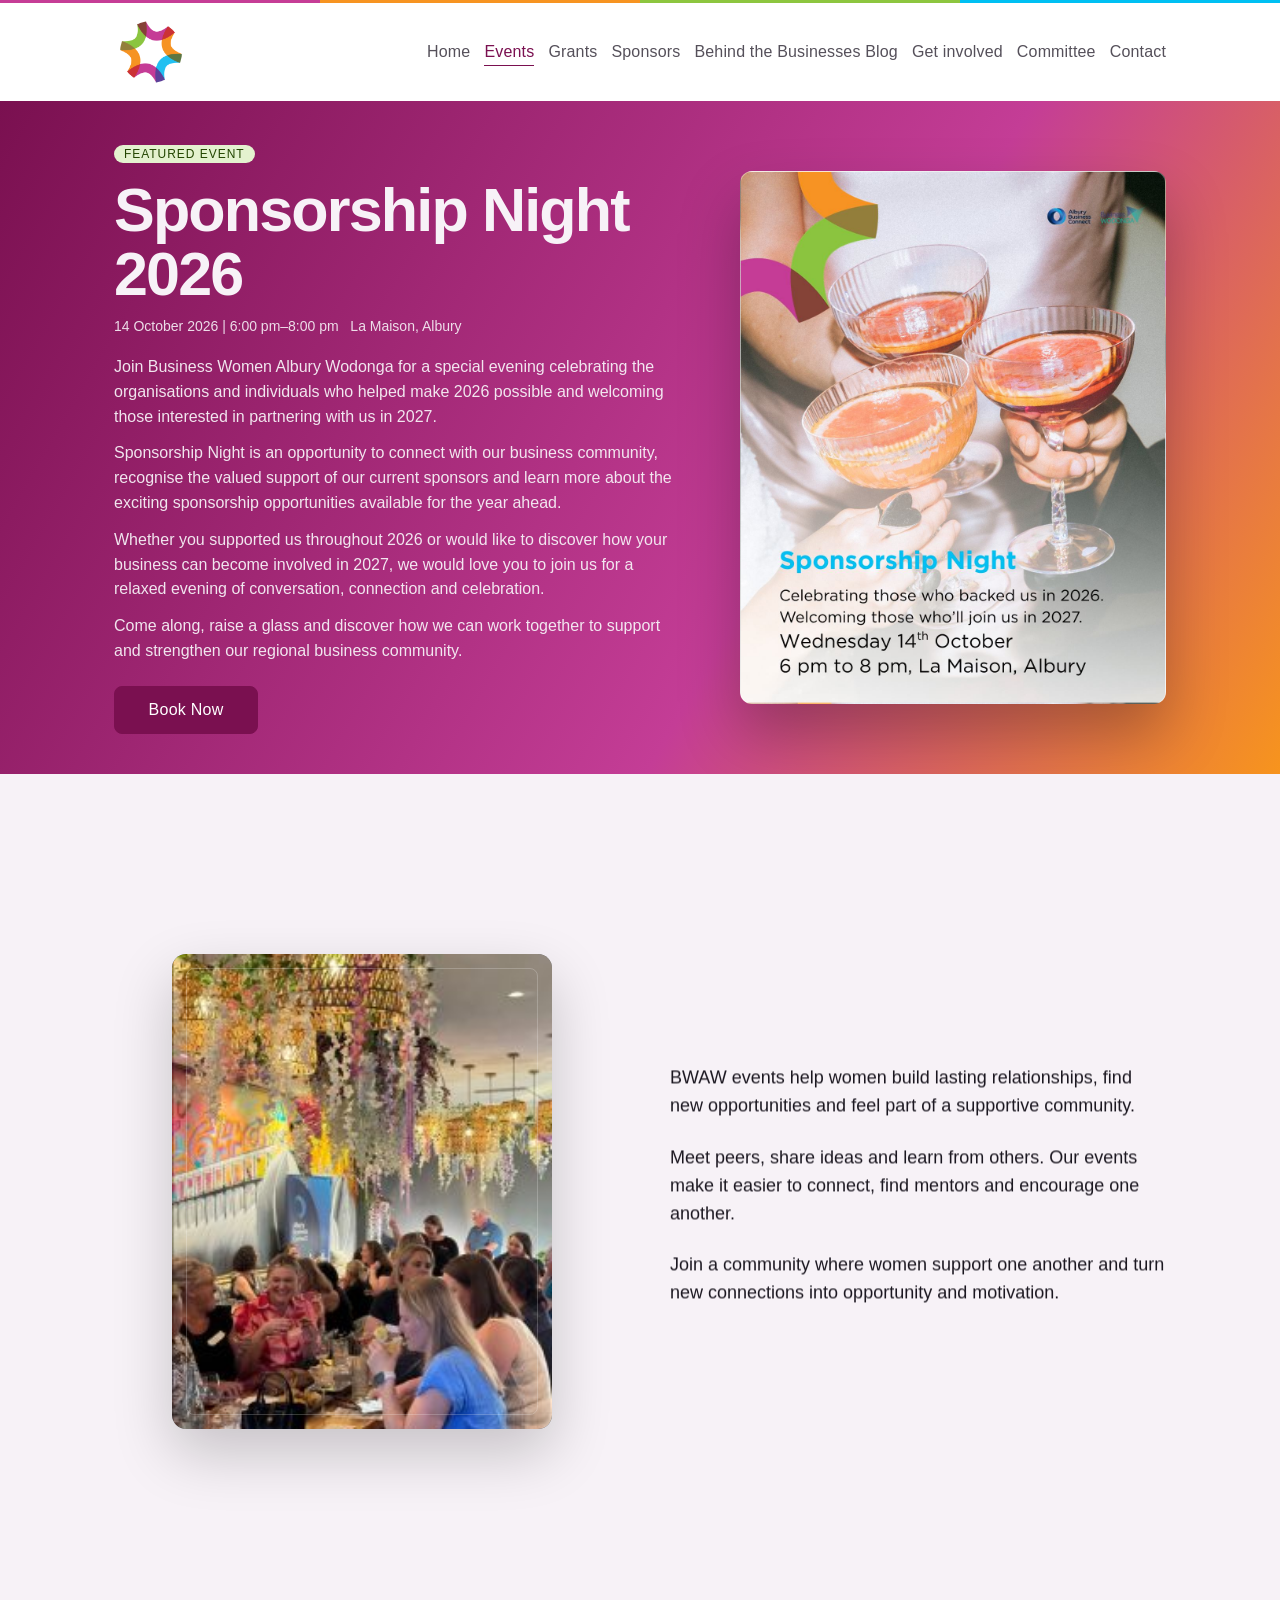
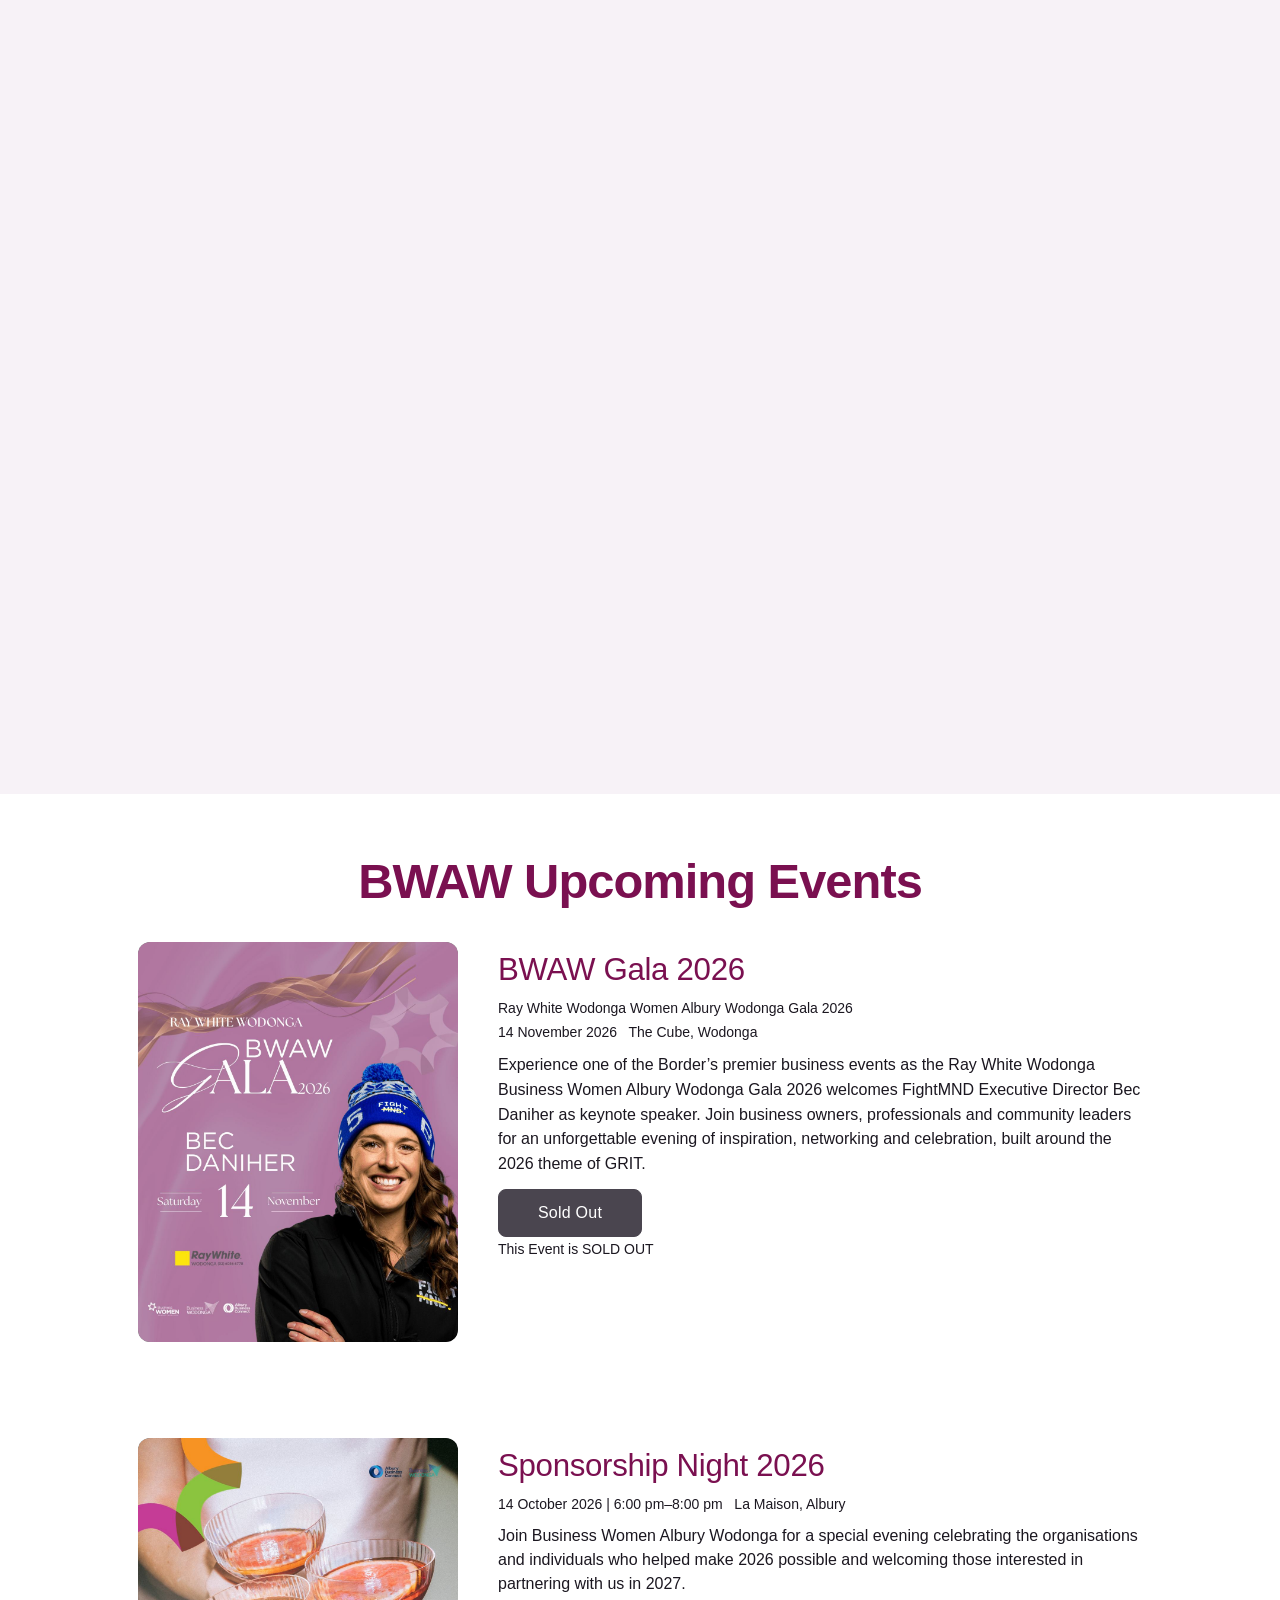
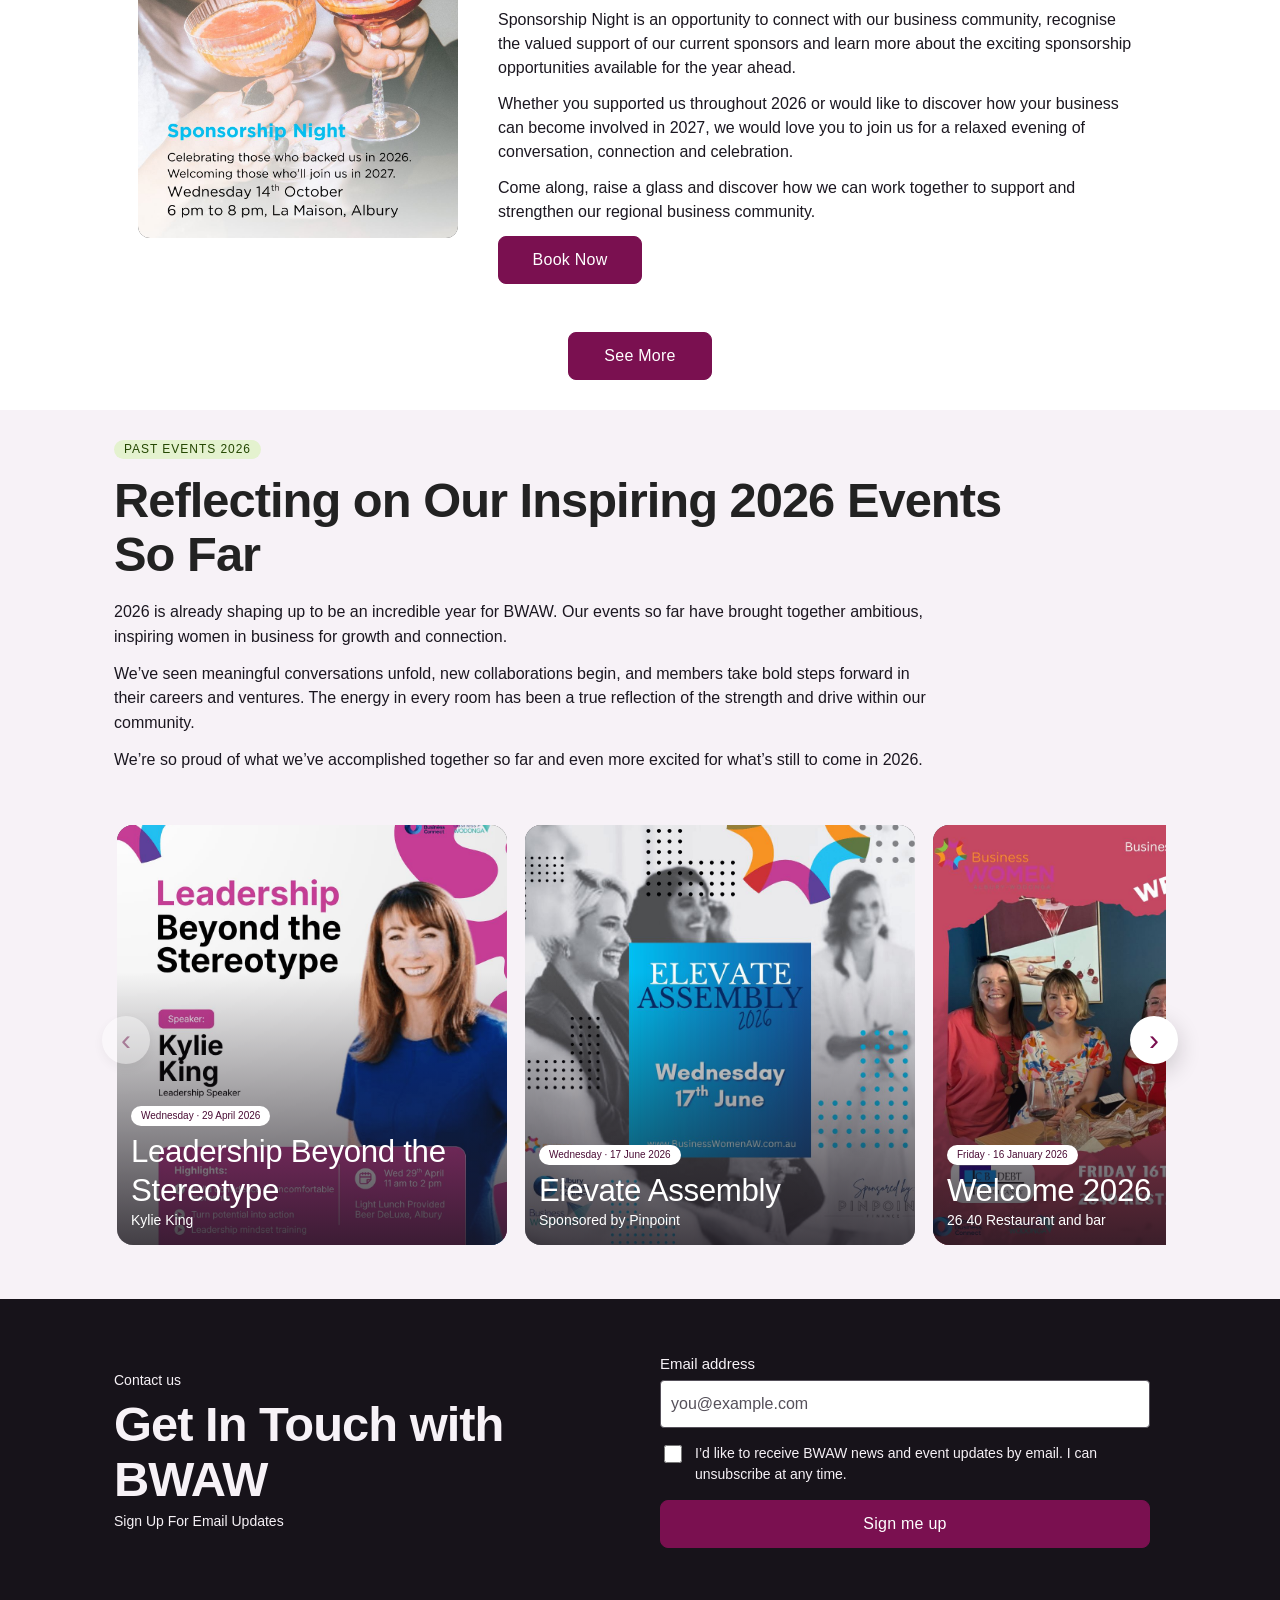
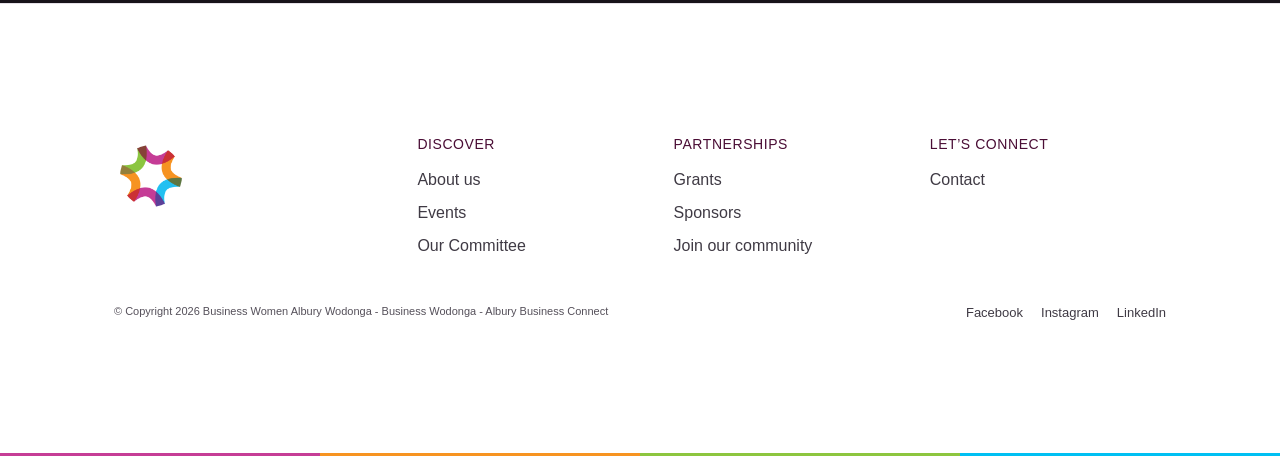
<file: events.html>
<!doctype html>
<html lang="en">
  <head>
    <meta charset="utf-8" />
    <meta name="viewport" content="width=device-width, initial-scale=1, viewport-fit=cover" />
    <title>Events | Business Women Albury Wodonga</title>
    <link rel="icon" href="assets/bwaw-logo.png" />
    <link rel="preconnect" href="https://fonts.googleapis.com" />
    <link rel="stylesheet" href="css/styles.css?v=2026-10-14-2" />
    <link rel="stylesheet" href="css/pages/events.css?v=2026-10-14-2" />
    <script src="js/animations.js?v=2026-10-14-2" defer></script>
    <script src="js/site.js?v=2026-10-14-2" defer></script>
    <script src="js/pages/events.js?v=2026-10-14-2" defer></script>
  </head>
  <body>
    <div class="bar"></div>
    <header>
      <div class="nv">
        <a href="index.html" class="lg"
          ><img
            id="header-logo"
            class="site-logo"
            src="assets/bwaw-logo.png"
            alt="Business Women Albury Wodonga" /></a
        ><button id="bg" aria-label="Menu" aria-expanded="false">☰</button>
        <nav id="nav" aria-label="Main navigation">
          <div class="nav-item">
            <a class="nav-top" href="index.html" data-route="/">Home</a>
            <div class="nav-menu" aria-label="Home sections">
              <a class="nav-submenu" href="index.html#story">Our story</a
              ><a class="nav-submenu" href="index.html#our-purpose">Our purpose</a
              ><a class="nav-submenu" href="index.html#community-partners">Community partners</a
              ><a class="nav-submenu" href="index.html#upcoming-events">Upcoming events</a>
            </div>
          </div>
          <div class="nav-item">
            <a class="nav-top on" href="events.html" data-route="/events">Events</a>
            <div class="nav-menu" aria-label="Events sections">
              <a class="nav-submenu" href="events.html#event-feature">Featured event</a
              ><a class="nav-submenu" href="events.html#upcoming-events">Upcoming events</a
              ><a class="nav-submenu" href="events.html#past-events">Past events</a>
            </div>
          </div>
          <div class="nav-item">
            <a class="nav-top" href="grants.html" data-route="/grants">Grants</a>
            <div class="nav-menu" aria-label="Grants sections">
              <a class="nav-submenu" href="grants.html#grant-overview">Grant overview</a
              ><a class="nav-submenu" href="grants.html#gw">2025 grant winners</a
              ><a class="nav-submenu" href="grants.html#gf">Grant finalists</a>
            </div>
          </div>
          <div class="nav-item">
            <a class="nav-top" href="sponsors.html" data-route="/sponsors">Sponsors</a>
            <div class="nav-menu" aria-label="Sponsors sections">
              <a class="nav-submenu" href="sponsors.html#stack">Why become a sponsor</a
              ><a class="nav-submenu" href="sponsors.html#sq">Sponsors 2026</a>
            </div>
          </div>
          <div class="nav-item">
            <a class="nav-top" href="blog.html" data-route="/blog">Behind the Businesses Blog</a>
            <div class="nav-menu" aria-label="Behind the Businesses Blog sections">
              <a class="nav-submenu" href="blog.html#blog-featured">Featured story</a
              ><a class="nav-submenu" href="blog.html#blog-stories">Explore the stories</a>
            </div>
          </div>
          <div class="nav-item">
            <a class="nav-top" href="get-involved.html" data-route="/involved">Get involved</a>
            <div class="nav-menu" aria-label="Get involved sections">
              <a class="nav-submenu" href="get-involved.html#membership-information">Membership information</a
              ><a class="nav-submenu" href="get-involved.html#join-interest">Join the community</a
              ><a class="nav-submenu" href="get-involved.html#chamber-benefits">Chamber benefits</a>
            </div>
          </div>
          <div class="nav-item">
            <a class="nav-top" href="committee.html" data-route="/committee">Committee</a>
            <div class="nav-menu" aria-label="Committee sections">
              <a class="nav-submenu" href="committee.html#cm">Committee members</a
              ><a class="nav-submenu" href="committee.html#join-committee">Join the committee</a>
            </div>
          </div>
          <div class="nav-item">
            <a class="nav-top" href="contact.html" data-route="/contact">Contact</a>
            <div class="nav-menu" aria-label="Contact sections">
              <a class="nav-submenu" href="contact.html#contact-join">Get in touch</a
              ><a class="nav-submenu" href="contact.html#contact-newsletter">Newsletter</a
              ><a class="nav-submenu" href="contact.html#contact-directory">Contact cards</a>
            </div>
          </div>
        </nav>
      </div>
    </header>
    <main id="m">
      <section class="eh" id="event-feature">
        <div class="w">
          <div class="r">
            <span class="tag">Featured Event</span>
            <h1>Sponsorship Night 2026</h1>
            <small class="event-feature-meta"
              >14 October 2026 | 6:00 pm–8:00 pm &nbsp; La Maison, Albury</small
            >
            <p>
              Join Business Women Albury Wodonga for a special evening celebrating the organisations and
              individuals who helped make 2026 possible and welcoming those interested in partnering with us
              in 2027.
            </p>
            <p>
              Sponsorship Night is an opportunity to connect with our business community, recognise the valued
              support of our current sponsors and learn more about the exciting sponsorship opportunities
              available for the year ahead.
            </p>
            <p>
              Whether you supported us throughout 2026 or would like to discover how your business can become
              involved in 2027, we would love you to join us for a relaxed evening of conversation, connection
              and celebration.
            </p>
            <p>
              Come along, raise a glass and discover how we can work together to support and strengthen our
              regional business community.
            </p>
            <a
              class="btn event-feature-btn"
              href="https://businesswodonga.com.au/events/sponsorship-night-2/"
              target="_blank"
              rel="noopener noreferrer"
              >Book Now</a
            >
          </div>
          <div class="eimg r event-feature-image" role="img" aria-label="BWAW Sponsorship Night"></div>
        </div>
      </section>
      <div class="g story events-story events-story-track" id="stack">
        <div class="sk">
          <div class="w two events-story-columns">
            <div class="imgs flat">
              <div class="si">
                <img
                  src="assets/BWAW-Welcome-Night-2025-photo.jpg"
                  alt="Members at the BWAW Welcome Night 2025"
                />
              </div>
            </div>
            <div class="sgs">
              <div class="sg event-intro-group">
                <p class="nt">
                  BWAW events help women build lasting relationships, find new opportunities and feel part of
                  a supportive community.
                </p>
                <p class="nt">
                  Meet peers, share ideas and learn from others. Our events make it easier to connect, find
                  mentors and encourage one another.
                </p>
                <p class="nt">
                  Join a community where women support one another and turn new connections into opportunity
                  and motivation.
                </p>
              </div>
              <div class="sg cards">
                <ol class="event-alert-list">
                  <li class="al">
                    <b>Everyone is welcome at our events and workshops.</b
                    ><small>If you’d rather not come alone, contact us and we’ll arrange a buddy.</small>
                  </li>
                  <li class="al">
                    <b>Members of Albury Business Connect and Business Wodonga receive discounted rates.</b
                    ><small>Membership isn’t required to attend.</small>
                  </li>
                  <li class="al">
                    <b>Event fees are non-refundable within five business days of the event.</b
                    ><small
                      >If BWAW cancels, fees are refunded. If an event is rescheduled, you can request a
                      refund or transfer your booking.</small
                    >
                  </li>
                </ol>
              </div>
            </div>
          </div>
        </div>
      </div>
      <section class="w fs3 up" id="upcoming-events">
        <h1 class="t r upcoming-title">BWAW Upcoming Events</h1>
        <div class="ev r">
          <div class="im event-photo"><img src="assets/gala-poster.jpg" alt="BWAW Gala 2026" /></div>
          <div>
            <h2>BWAW Gala 2026</h2>
            <small
              >Ray White Wodonga Women Albury Wodonga Gala 2026<br />14 November 2026 &nbsp; The Cube,
              Wodonga</small
            >
            <p class="event-copy-full">
              Experience one of the Border’s premier business events as the Ray White Wodonga Business Women
              Albury Wodonga Gala 2026 welcomes FightMND Executive Director Bec Daniher as keynote speaker.
              Join business owners, professionals and community leaders for an unforgettable evening of
              inspiration, networking and celebration, built around the 2026 theme of GRIT.
            </p>
            <a class="btn so">Sold Out</a><br /><small>This Event is SOLD OUT</small>
          </div>
        </div>
        <div class="ev r">
          <div class="im event-photo">
            <img src="assets/sponsorship-night.jpg" alt="Sponsorship Night 2026" />
          </div>
          <div>
            <h2>Sponsorship Night 2026</h2>
            <small>14 October 2026 | 6:00 pm–8:00 pm &nbsp; La Maison, Albury</small>
            <p>
              Join Business Women Albury Wodonga for a special evening celebrating the organisations and
              individuals who helped make 2026 possible and welcoming those interested in partnering with us
              in 2027.
            </p>
            <p>
              Sponsorship Night is an opportunity to connect with our business community, recognise the valued
              support of our current sponsors and learn more about the exciting sponsorship opportunities
              available for the year ahead.
            </p>
            <p>
              Whether you supported us throughout 2026 or would like to discover how your business can become
              involved in 2027, we would love you to join us for a relaxed evening of conversation, connection
              and celebration.
            </p>
            <p>
              Come along, raise a glass and discover how we can work together to support and strengthen our
              regional business community.
            </p>
            <a
              class="btn"
              href="https://businesswodonga.com.au/events/sponsorship-night-2/"
              target="_blank"
              rel="noopener noreferrer"
              >Book Now</a
            >
          </div>
        </div>
        <div class="more-events-control">
          <button class="btn" data-more-events aria-expanded="false" aria-controls="nx">See More</button>
        </div>
        <div class="nx" id="nx">
          <div class="nxw">
            <button class="x" data-more-events aria-label="Close">✕</button>
            <div class="nxi" style="--d: 0s; --ac: var(--pk)">
              <span class="nd">01</span>
              <div>
                <h3>Event Title Placeholder One</h3>
                <small>Date and time to be confirmed &nbsp;·&nbsp; Venue, Albury Wodonga</small>
              </div>
            </div>
            <div class="nxi" style="--d: 0.12s; --ac: var(--or)">
              <span class="nd">02</span>
              <div>
                <h3>Event Title Placeholder Two</h3>
                <small>Date and time to be confirmed &nbsp;·&nbsp; Venue, Albury Wodonga</small>
              </div>
            </div>
            <div class="nxi" style="--d: 0.24s; --ac: var(--gr)">
              <span class="nd">03</span>
              <div>
                <h3>Event Title Placeholder Three</h3>
                <small>Date and time to be confirmed &nbsp;·&nbsp; Venue, Albury Wodonga</small>
              </div>
            </div>
            <div class="nxi" style="--d: 0.36s; --ac: var(--cy)">
              <span class="nd">04</span>
              <div>
                <h3>Event Title Placeholder Four</h3>
                <small>Date and time to be confirmed &nbsp;·&nbsp; Venue, Albury Wodonga</small>
              </div>
            </div>
            <div class="nxi" style="--d: 0.48s; --ac: var(--pk)">
              <span class="nd">05</span>
              <div>
                <h3>Event Title Placeholder Five</h3>
                <small>Date and time to be confirmed &nbsp;·&nbsp; Venue, Albury Wodonga</small>
              </div>
            </div>
          </div>
        </div>
      </section>
      <div class="g" id="past-events">
        <section class="w fs3 ps">
          <span class="tag past-events-tag">Past events 2026</span>
          <h2 class="r">Reflecting on Our Inspiring 2026 Events So Far</h2>
          <p class="r">
            2026 is already shaping up to be an incredible year for BWAW. Our events so far have brought
            together ambitious, inspiring women in business for growth and connection.
          </p>
          <p class="r">
            We’ve seen meaningful conversations unfold, new collaborations begin, and members take bold steps
            forward in their careers and ventures. The energy in every room has been a true reflection of the
            strength and drive within our community.
          </p>
          <p class="pk r past-events-intro">
            We’re so proud of what we’ve accomplished together so far and even more excited for what’s still
            to come in 2026.
          </p>
          <div class="pe-slider r">
            <button class="pe-arrow pe-prev" type="button" aria-label="Previous past event">‹</button>
            <div class="pe" role="region" aria-label="Past events" aria-roledescription="carousel">
              <div class="pc">
                <img src="assets/leadership-event.jpg" alt="Leadership Beyond the Stereotype event" /><span
                  >Wednesday · 29 April 2026</span
                ><b>Leadership Beyond the Stereotype</b><small>Kylie King</small>
              </div>
              <div class="pc">
                <img src="assets/elevate-event.jpg" alt="Elevate Assembly event" /><span
                  >Wednesday · 17 June 2026</span
                ><b>Elevate Assembly</b><small>Sponsored by Pinpoint</small>
              </div>
              <div class="pc">
                <img src="assets/welcome-event.jpg" alt="Welcome 2026 event" /><span
                  >Friday · 16 January 2026</span
                ><b>Welcome 2026</b><small>26 40 Restaurant and bar</small>
              </div>
              <div class="pc">
                <img src="assets/coffee-event.jpg" alt="Welcome 2026 community event" /><span
                  >Friday · 16 January 2026</span
                ><b>Welcome 2026</b><small>26 40 Restaurant and bar</small>
              </div>
            </div>
            <button class="pe-arrow pe-next" type="button" aria-label="Next past event">›</button>
          </div>
        </section>
      </div>
      <section class="ct">
        <div class="w">
          <div>
            <small>Contact us</small>
            <h2>Get In Touch with BWAW</h2>
            <small><b>Sign Up For Email Updates</b></small>
          </div>
          <form class="newsletter-form" data-demo-form>
            <label class="newsletter-email"
              >Email address<input
                name="email"
                type="email"
                autocomplete="email"
                placeholder="you@example.com"
                required="" /></label
            ><label class="newsletter-consent"
              ><input name="consent" type="checkbox" required="" /><span
                >I’d like to receive BWAW news and event updates by email. I can unsubscribe at any
                time.</span
              ></label
            ><button class="btn" data-label="Sign me up" data-success="Thanks for signing up">
              Sign me up
            </button>
          </form>
        </div>
      </section>
    </main>
    <div id="ft">
      <footer>
        <div class="w">
          <div class="fg">
            <a href="index.html"
              ><span class="lg"
                ><img
                  class="site-logo"
                  src="assets/bwaw-logo.png"
                  alt="Business Women Albury Wodonga" /></span
            ></a>
            <div>
              <h4 class="gn">Discover</h4>
              <a href="index.html">About us</a><a href="events.html">Events</a
              ><a href="committee.html">Our Committee</a>
            </div>
            <div>
              <h4 class="or">Partnerships</h4>
              <a href="grants.html">Grants</a><a href="sponsors.html">Sponsors</a
              ><a href="get-involved.html">Join our community</a>
            </div>
            <div>
              <h4 class="cy">Let’s connect</h4>
              <a href="contact.html">Contact</a>
            </div>
          </div>
          <div class="cp">
            <span
              >© Copyright 2026 Business Women Albury Wodonga - Business Wodonga - Albury Business
              Connect</span
            ><span class="social-links"
              ><a
                href="https://www.facebook.com/BusinessWomenAW"
                target="_blank"
                rel="noopener noreferrer"
                aria-label="Facebook (opens in a new tab)"
                >Facebook</a
              ><a
                href="https://www.instagram.com/businesswomenaw"
                target="_blank"
                rel="noopener noreferrer"
                aria-label="Instagram (opens in a new tab)"
                >Instagram</a
              ><a
                href="https://au.linkedin.com/company/business-women-albury-wodonga"
                target="_blank"
                rel="noopener noreferrer"
                aria-label="LinkedIn (opens in a new tab)"
                >LinkedIn</a
              ></span
            >
          </div>
        </div>
      </footer>
      <div class="bar"></div>
    </div>
  </body>
</html>
</file>
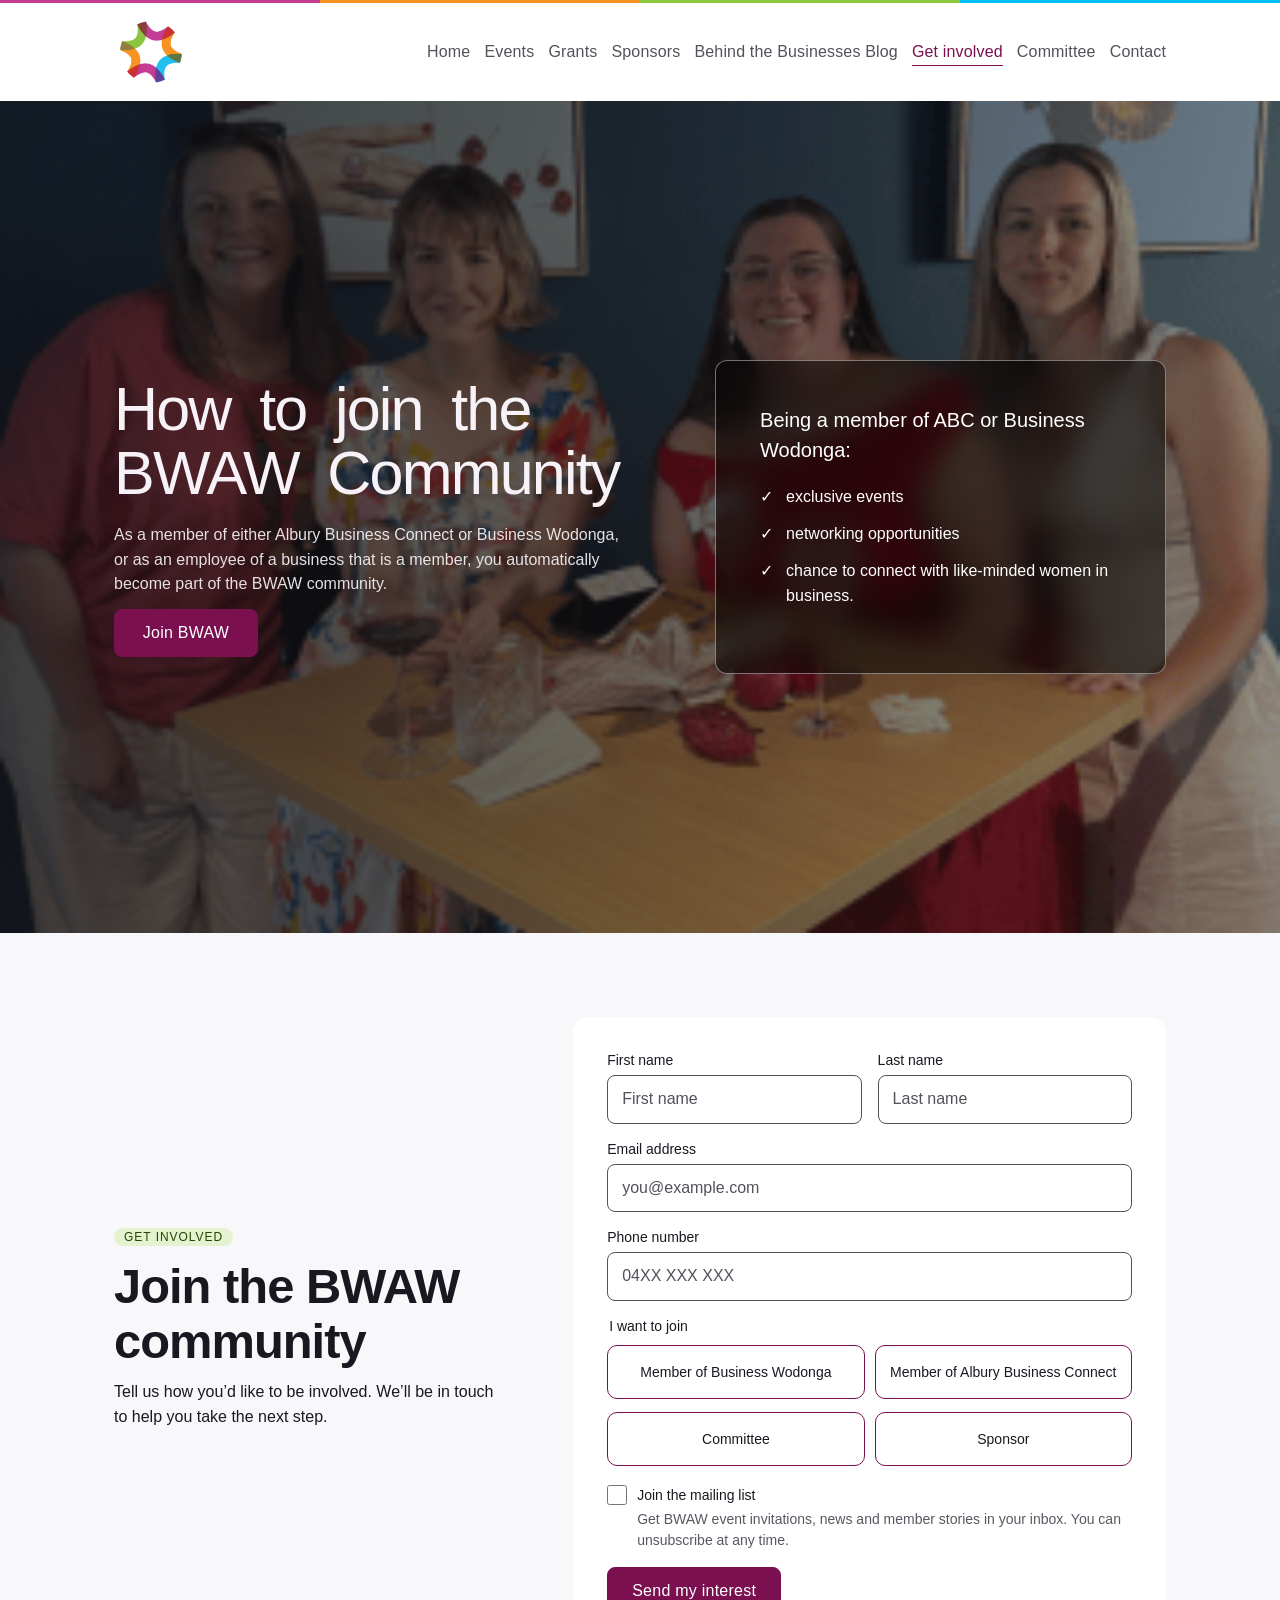
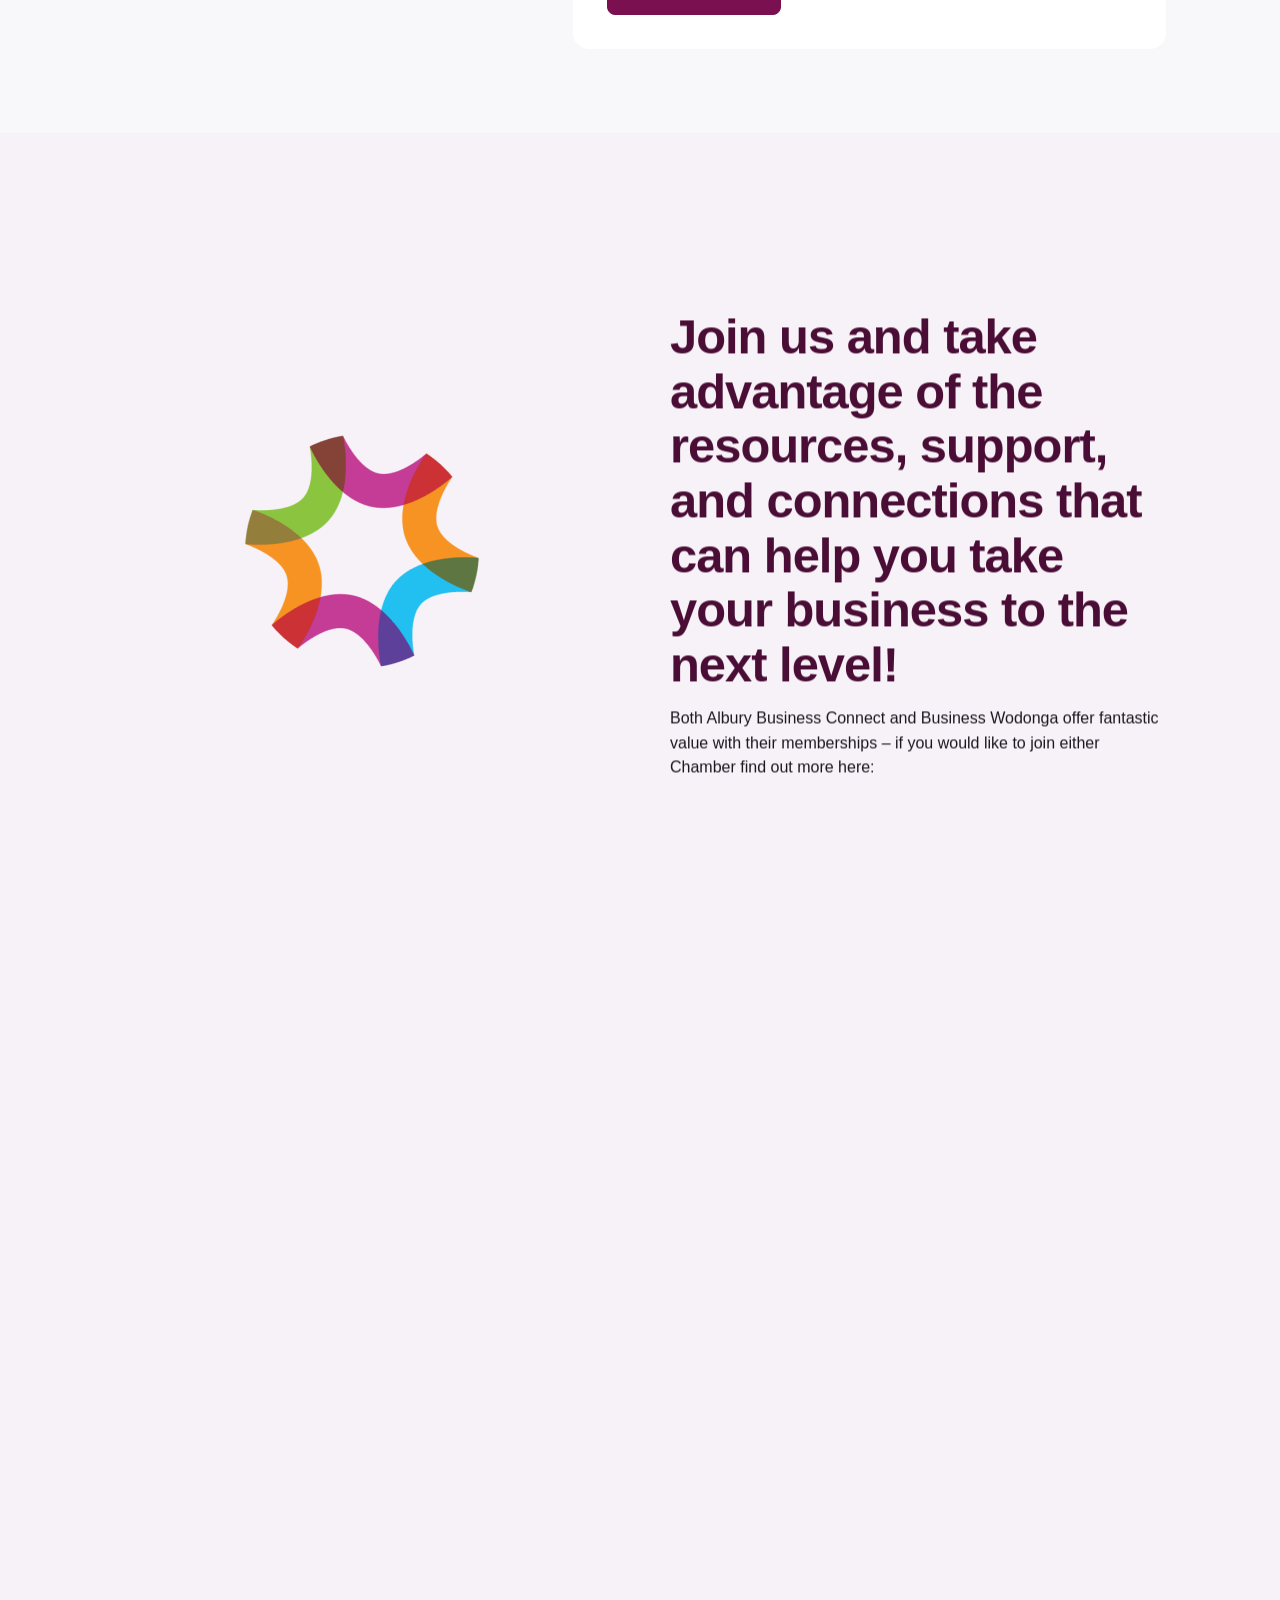
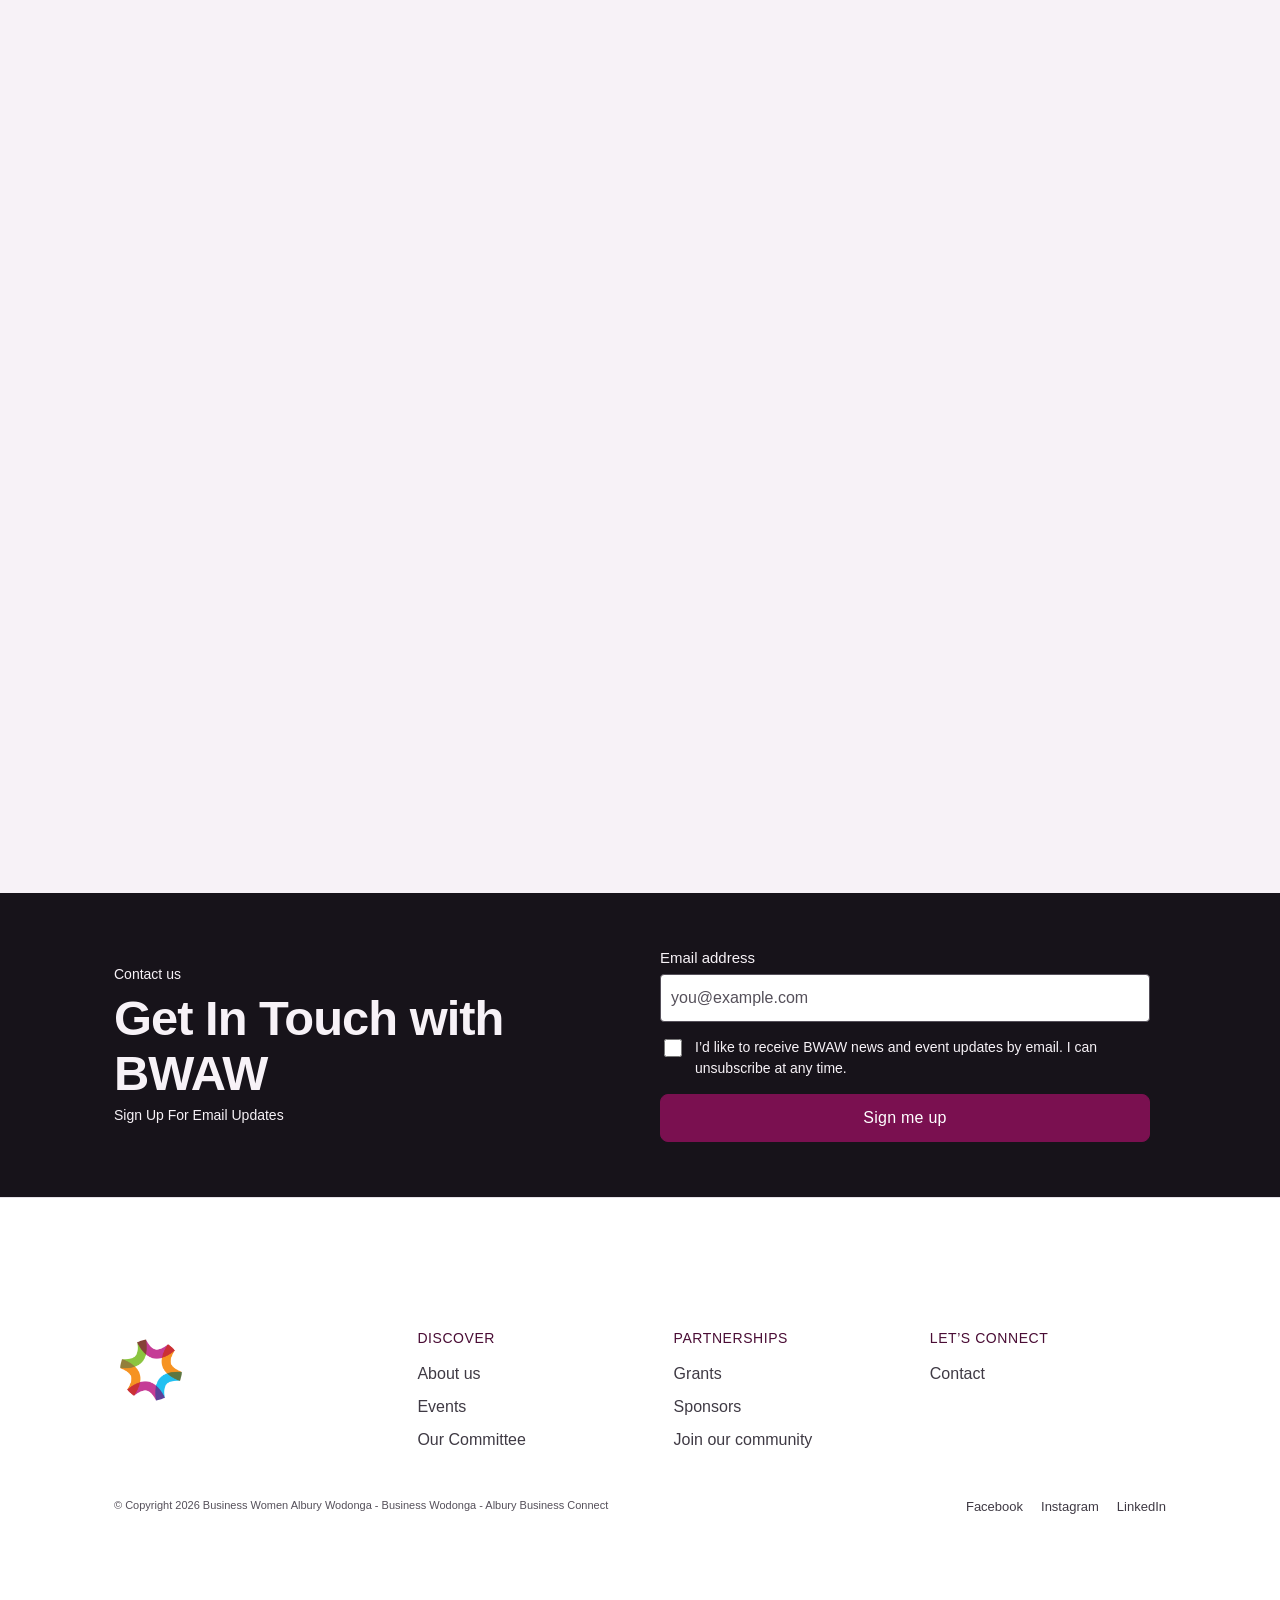
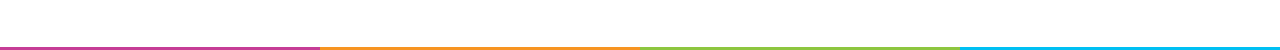
<file: get-involved.html>
<!doctype html>
<html lang="en">
  <head>
    <meta charset="utf-8" />
    <meta name="viewport" content="width=device-width, initial-scale=1, viewport-fit=cover" />
    <title>Get Involved | Business Women Albury Wodonga</title>
    <link rel="icon" href="assets/bwaw-logo.png" />
    <link rel="preconnect" href="https://fonts.googleapis.com" />
    <link rel="stylesheet" href="css/styles.css?v=2026-10-14-2" />
    <link rel="stylesheet" href="css/pages/get-involved.css?v=2026-10-14-2" />
    <script src="js/animations.js?v=2026-10-14-2" defer></script>
    <script src="js/site.js?v=2026-10-14-2" defer></script>
    <script src="js/pages/get-involved.js?v=2026-10-14-2" defer></script>
  </head>
  <body>
    <div class="bar"></div>
    <header>
      <div class="nv">
        <a href="index.html" class="lg"
          ><img
            id="header-logo"
            class="site-logo"
            src="assets/bwaw-logo.png"
            alt="Business Women Albury Wodonga" /></a
        ><button id="bg" aria-label="Menu" aria-expanded="false">☰</button>
        <nav id="nav" aria-label="Main navigation">
          <div class="nav-item">
            <a class="nav-top" href="index.html" data-route="/">Home</a>
            <div class="nav-menu" aria-label="Home sections">
              <a class="nav-submenu" href="index.html#story">Our story</a
              ><a class="nav-submenu" href="index.html#our-purpose">Our purpose</a
              ><a class="nav-submenu" href="index.html#community-partners">Community partners</a
              ><a class="nav-submenu" href="index.html#upcoming-events">Upcoming events</a>
            </div>
          </div>
          <div class="nav-item">
            <a class="nav-top" href="events.html" data-route="/events">Events</a>
            <div class="nav-menu" aria-label="Events sections">
              <a class="nav-submenu" href="events.html#event-feature">Featured event</a
              ><a class="nav-submenu" href="events.html#upcoming-events">Upcoming events</a
              ><a class="nav-submenu" href="events.html#past-events">Past events</a>
            </div>
          </div>
          <div class="nav-item">
            <a class="nav-top" href="grants.html" data-route="/grants">Grants</a>
            <div class="nav-menu" aria-label="Grants sections">
              <a class="nav-submenu" href="grants.html#grant-overview">Grant overview</a
              ><a class="nav-submenu" href="grants.html#gw">2025 grant winners</a
              ><a class="nav-submenu" href="grants.html#gf">Grant finalists</a>
            </div>
          </div>
          <div class="nav-item">
            <a class="nav-top" href="sponsors.html" data-route="/sponsors">Sponsors</a>
            <div class="nav-menu" aria-label="Sponsors sections">
              <a class="nav-submenu" href="sponsors.html#stack">Why become a sponsor</a
              ><a class="nav-submenu" href="sponsors.html#sq">Sponsors 2026</a>
            </div>
          </div>
          <div class="nav-item">
            <a class="nav-top" href="blog.html" data-route="/blog">Behind the Businesses Blog</a>
            <div class="nav-menu" aria-label="Behind the Businesses Blog sections">
              <a class="nav-submenu" href="blog.html#blog-featured">Featured story</a
              ><a class="nav-submenu" href="blog.html#blog-stories">Explore the stories</a>
            </div>
          </div>
          <div class="nav-item">
            <a class="nav-top on" href="get-involved.html" data-route="/involved">Get involved</a>
            <div class="nav-menu" aria-label="Get involved sections">
              <a class="nav-submenu" href="get-involved.html#membership-information">Membership information</a
              ><a class="nav-submenu" href="get-involved.html#join-interest">Join the community</a
              ><a class="nav-submenu" href="get-involved.html#chamber-benefits">Chamber benefits</a>
            </div>
          </div>
          <div class="nav-item">
            <a class="nav-top" href="committee.html" data-route="/committee">Committee</a>
            <div class="nav-menu" aria-label="Committee sections">
              <a class="nav-submenu" href="committee.html#cm">Committee members</a
              ><a class="nav-submenu" href="committee.html#join-committee">Join the committee</a>
            </div>
          </div>
          <div class="nav-item">
            <a class="nav-top" href="contact.html" data-route="/contact">Contact</a>
            <div class="nav-menu" aria-label="Contact sections">
              <a class="nav-submenu" href="contact.html#contact-join">Get in touch</a
              ><a class="nav-submenu" href="contact.html#contact-newsletter">Newsletter</a
              ><a class="nav-submenu" href="contact.html#contact-directory">Contact cards</a>
            </div>
          </div>
        </nav>
      </div>
    </header>
    <main id="m">
      <section class="ih" id="membership-information">
        <div
          class="bgl has-photo involved-photo"
          id="bgl"
          role="img"
          aria-label="BWAW members at the 2026 Welcome Night"
        ></div>
        <div class="w">
          <div>
            <h1>
              <span class="wd" style="--i: 0">How</span> <span class="wd" style="--i: 1">to</span>
              <span class="wd" style="--i: 2">join</span> <span class="wd" style="--i: 3">the</span
              ><br /><span class="wd" style="--i: 4">BWAW</span>
              <span class="wd" style="--i: 5">Community</span>
            </h1>
            <p class="ia" style="--i: 5">
              As a member of either Albury Business Connect or Business Wodonga, or as an employee of a
              business that is a member, you automatically become part of the BWAW community.
            </p>
            <a class="btn ia join-bwaw-btn" style="--i: 6" href="contact.html">Join BWAW</a>
          </div>
          <div class="box ia sl" style="--i: 4">
            <b>Being a member of ABC or Business Wodonga:</b>
            <ul class="ck">
              <li>exclusive events</li>
              <li>networking opportunities</li>
              <li>chance to connect with like-minded women in business.</li>
            </ul>
          </div>
        </div>
      </section>
      <section class="join-interest" id="join-interest">
        <div class="w">
          <div>
            <span class="tag">Get involved</span>
            <h2>Join the BWAW community</h2>
            <p>Tell us how you’d like to be involved. We’ll be in touch to help you take the next step.</p>
          </div>
          <form class="join-form" data-demo-form>
            <div>
              <label for="join-first">First name</label
              ><input
                id="join-first"
                name="first_name"
                autocomplete="given-name"
                placeholder="First name"
                required=""
              />
            </div>
            <div>
              <label for="join-last">Last name</label
              ><input
                id="join-last"
                name="last_name"
                autocomplete="family-name"
                placeholder="Last name"
                required=""
              />
            </div>
            <div class="f">
              <label for="join-email">Email address</label
              ><input
                id="join-email"
                name="email"
                type="email"
                autocomplete="email"
                placeholder="you@example.com"
                required=""
              />
            </div>
            <div class="f">
              <label for="join-phone">Phone number</label
              ><input id="join-phone" name="phone" type="tel" autocomplete="tel" placeholder="04XX XXX XXX" />
            </div>
            <fieldset>
              <legend>I want to join</legend>
              <div class="join-choice-grid">
                <label class="join-choice"
                  ><input type="radio" name="join_as" value="business-wodonga-member" required="" /><span
                    >Member of Business Wodonga</span
                  ></label
                ><label class="join-choice"
                  ><input type="radio" name="join_as" value="albury-business-connect-member" /><span
                    >Member of Albury Business Connect</span
                  ></label
                ><label class="join-choice"
                  ><input type="radio" name="join_as" value="committee" /><span>Committee</span></label
                ><label class="join-choice"
                  ><input type="radio" name="join_as" value="sponsor" /><span>Sponsor</span></label
                >
              </div>
            </fieldset>
            <div class="f mailing-field">
              <label class="mailing-option" for="join-mailing"
                ><input
                  type="checkbox"
                  id="join-mailing"
                  name="mailing_list"
                  value="yes"
                  aria-describedby="join-mailing-caption"
                /><span>Join the mailing list</span></label
              >
              <p class="mailing-caption" id="join-mailing-caption">
                Get BWAW event invitations, news and member stories in your inbox. You can unsubscribe at any
                time.
              </p>
            </div>
            <div class="f">
              <button class="btn" data-label="Send my interest" data-success="Thanks for your interest">
                Send my interest
              </button>
            </div>
          </form>
        </div>
      </section>
      <div class="g story chamber-story-track" id="iv">
        <div class="sk">
          <div class="w two chamber-columns">
            <div class="vis">
              <div class="vi">
                <img
                  class="involved-bwaw-logo"
                  id="ivs"
                  src="assets/bwaw-logo.png"
                  alt="Business Women Albury Wodonga star logo"
                />
              </div>
              <div class="vi">
                <img class="chamber-logo" src="assets/business-wodonga.png" alt="Business Wodonga" />
              </div>
              <div class="vi">
                <img
                  class="chamber-logo"
                  src="assets/albury-business-connect.png"
                  alt="Albury Business Connect"
                />
              </div>
              <div class="vi">
                <img
                  class="chamber-logo future-leaders-logo"
                  src="assets/future-leaders-aw-logo.webp"
                  alt="Future Leaders Albury-Wodonga"
                />
              </div>
            </div>
            <div class="sgs">
              <div class="sg">
                <h2 class="chamber-heading">
                  Join us and take advantage of the resources, support, and connections that can help you take
                  your business to the next level!
                </h2>
                <p class="chamber-lead">
                  Both Albury Business Connect and Business Wodonga offer fantastic value with their
                  memberships – if you would like to join either Chamber find out more here:
                </p>
              </div>
              <div class="sg" id="chamber-benefits">
                <h2 class="tl">Business Wodonga – Membership Benefits</h2>
                <p class="chamber-text-spaced">
                  Business Wodonga work with members and the local business community, we offer a variety of
                  opportunities for businesses in our region to connect and engage with one another, to be
                  your voice and to provide learning and development opportunities.
                </p>
                <p class="chamber-text">
                  Whether through one of our events, workshops or referrals, Business Wodonga and our greater
                  network is here to support you in business.
                </p>
                <a
                  class="btn ol vw-btn"
                  href="https://businesswodonga.com.au/"
                  target="_blank"
                  rel="noopener noreferrer"
                  >View Website</a
                >
              </div>
              <div class="sg">
                <h2 class="tl">Albury Business Connect – Membership Benefits</h2>
                <p class="chamber-text-spaced">
                  Whether it’s a workshop on how to improve your cash flow, or a link to resources on winning
                  government tenders, Albury Business Connect members have access to plenty of revenue
                  boosting resources and activities.
                </p>
                <p class="chamber-text">
                  Our Business Before Hours and Business After Hours events are some of the most well-known
                  ways we support local businesses, you can make new connections and forge new partnerships to
                  find your next opportunity.
                </p>
                <a
                  class="btn ol vw-btn"
                  href="https://alburybusinessconnect.com.au/membership-pricing/"
                  target="_blank"
                  rel="noopener noreferrer"
                  >View Website</a
                >
              </div>
              <div class="sg">
                <h3 class="young-business-subheading">
                  18-40 years old – Looking To Connect with Like Minded People?
                </h3>
                <h2 class="pk young-business-heading">Young Business Edge – Learn More</h2>
                <p class="young-business-text">
                  Young Business Edge is a sub-committee of Albury Business Connect and Business Wodonga,
                  creating networking and professional development opportunities for young professionals and
                  business owners between ages of 18 and 40 in our region.
                </p>
                <a
                  class="btn ol vw-btn"
                  href="https://www.youngbusinessedge.com.au/"
                  target="_blank"
                  rel="noopener noreferrer"
                  >View Website</a
                >
              </div>
            </div>
          </div>
        </div>
      </div>
      <section class="ct">
        <div class="w">
          <div>
            <small>Contact us</small>
            <h2>Get In Touch with BWAW</h2>
            <small><b>Sign Up For Email Updates</b></small>
          </div>
          <form class="newsletter-form" data-demo-form>
            <label class="newsletter-email"
              >Email address<input
                name="email"
                type="email"
                autocomplete="email"
                placeholder="you@example.com"
                required="" /></label
            ><label class="newsletter-consent"
              ><input name="consent" type="checkbox" required="" /><span
                >I’d like to receive BWAW news and event updates by email. I can unsubscribe at any
                time.</span
              ></label
            ><button class="btn" data-label="Sign me up" data-success="Thanks for signing up">
              Sign me up
            </button>
          </form>
        </div>
      </section>
    </main>
    <div id="ft">
      <footer>
        <div class="w">
          <div class="fg">
            <a href="index.html"
              ><span class="lg"
                ><img
                  class="site-logo"
                  src="assets/bwaw-logo.png"
                  alt="Business Women Albury Wodonga" /></span
            ></a>
            <div>
              <h4 class="gn">Discover</h4>
              <a href="index.html">About us</a><a href="events.html">Events</a
              ><a href="committee.html">Our Committee</a>
            </div>
            <div>
              <h4 class="or">Partnerships</h4>
              <a href="grants.html">Grants</a><a href="sponsors.html">Sponsors</a
              ><a href="get-involved.html">Join our community</a>
            </div>
            <div>
              <h4 class="cy">Let’s connect</h4>
              <a href="contact.html">Contact</a>
            </div>
          </div>
          <div class="cp">
            <span
              >© Copyright 2026 Business Women Albury Wodonga - Business Wodonga - Albury Business
              Connect</span
            ><span class="social-links"
              ><a
                href="https://www.facebook.com/BusinessWomenAW"
                target="_blank"
                rel="noopener noreferrer"
                aria-label="Facebook (opens in a new tab)"
                >Facebook</a
              ><a
                href="https://www.instagram.com/businesswomenaw"
                target="_blank"
                rel="noopener noreferrer"
                aria-label="Instagram (opens in a new tab)"
                >Instagram</a
              ><a
                href="https://au.linkedin.com/company/business-women-albury-wodonga"
                target="_blank"
                rel="noopener noreferrer"
                aria-label="LinkedIn (opens in a new tab)"
                >LinkedIn</a
              ></span
            >
          </div>
        </div>
      </footer>
      <div class="bar"></div>
    </div>
  </body>
</html>
</file>
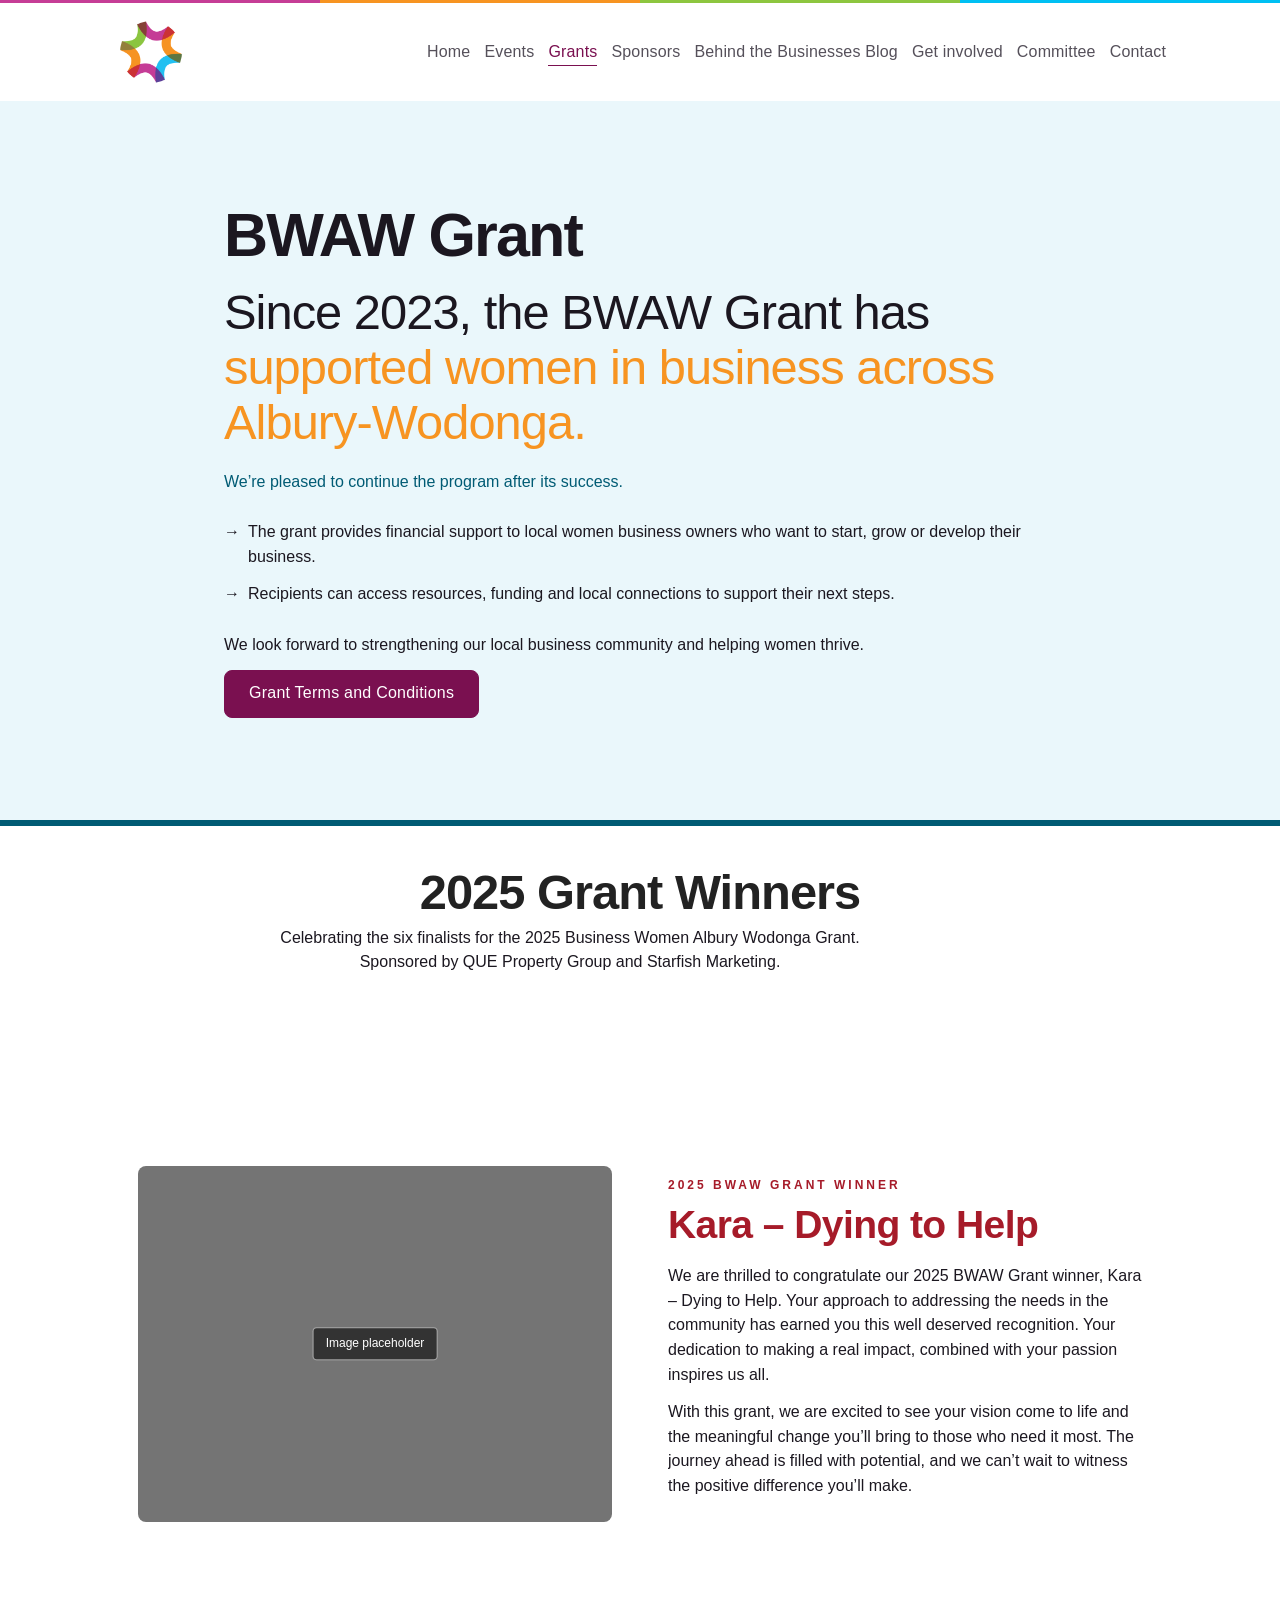
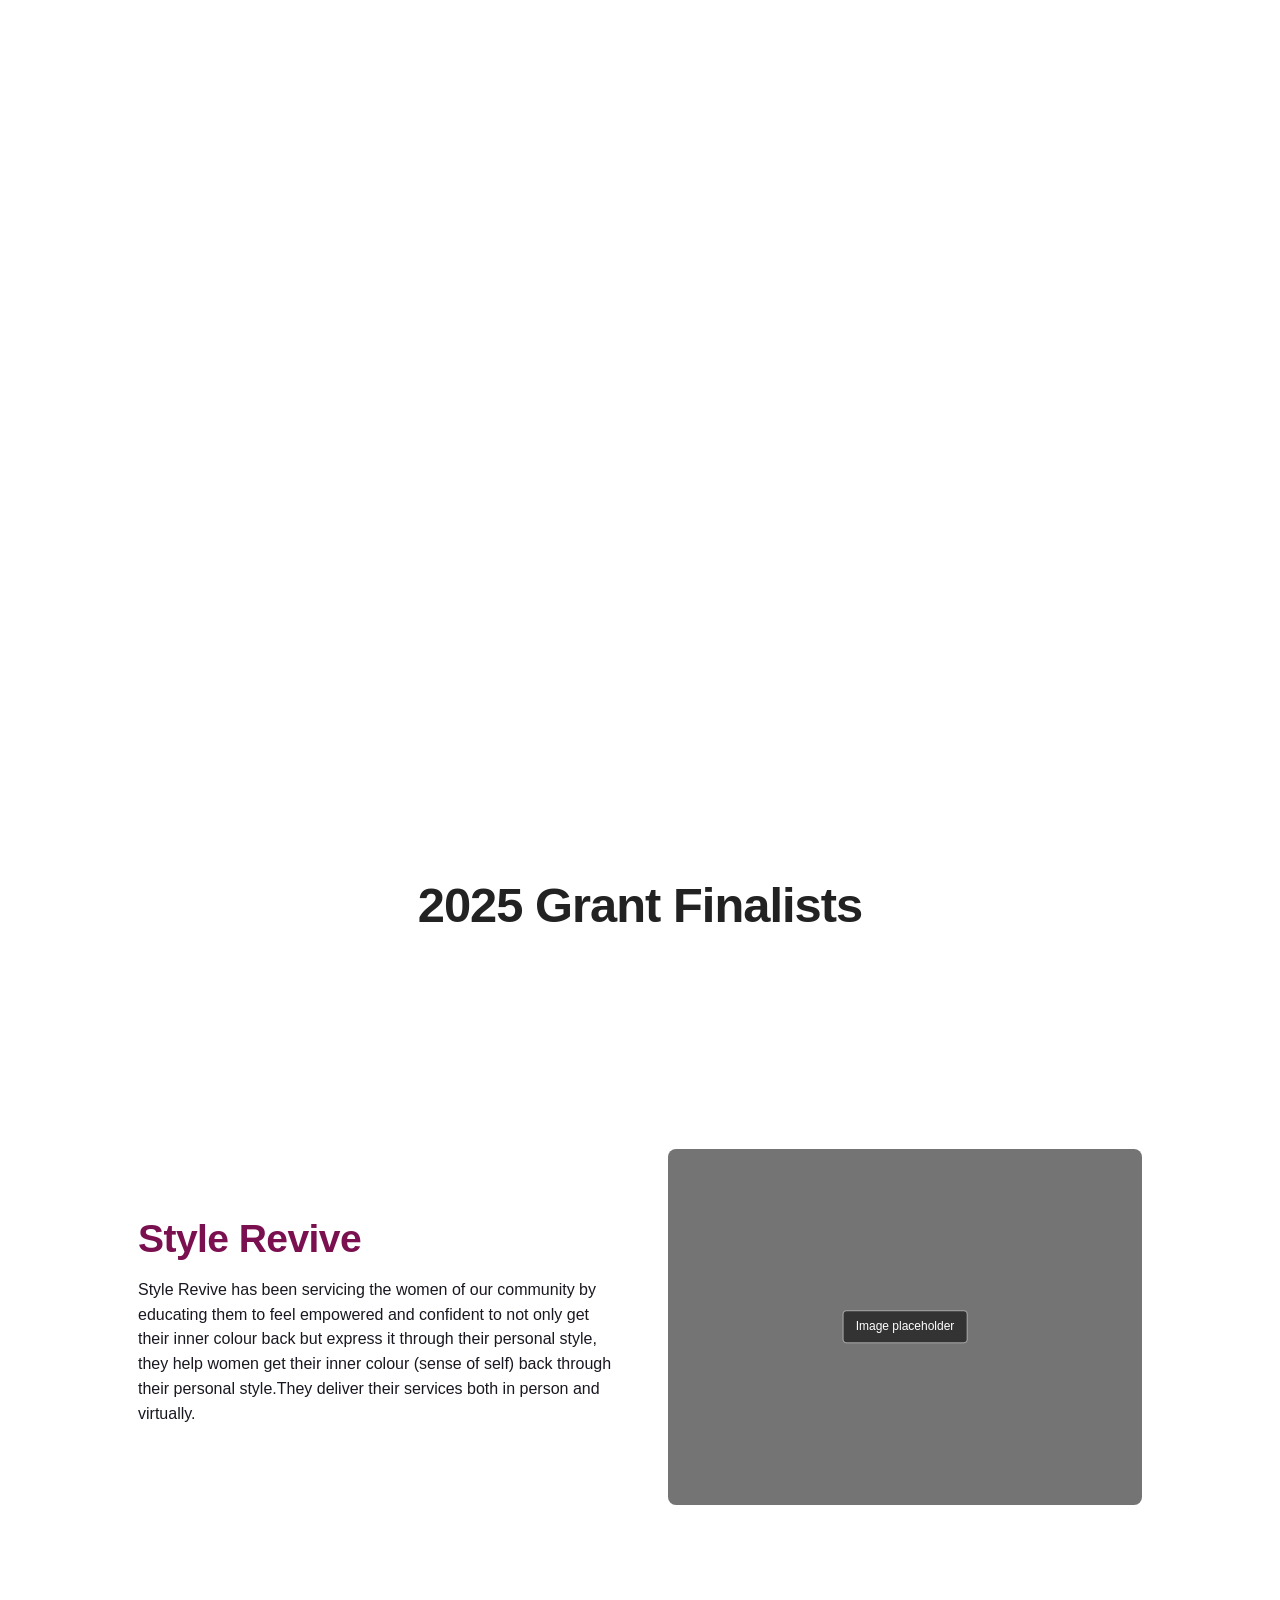
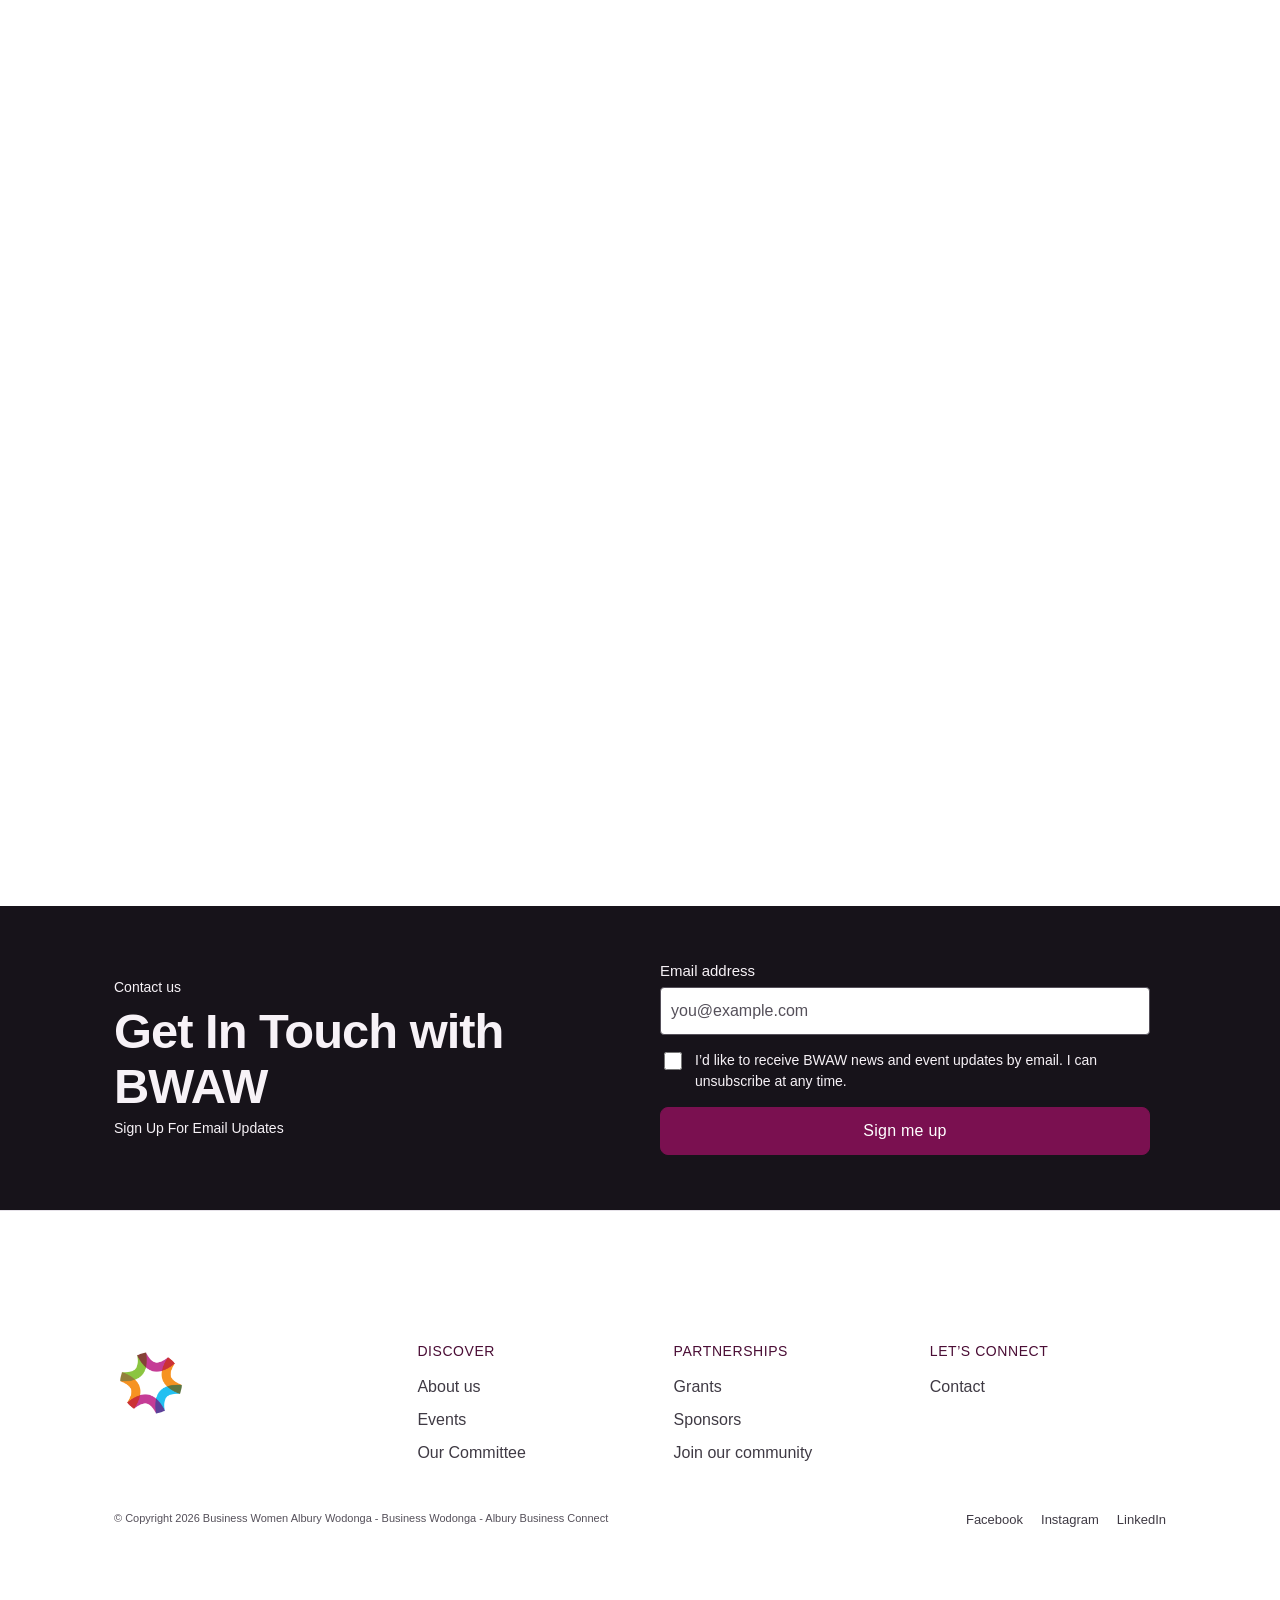
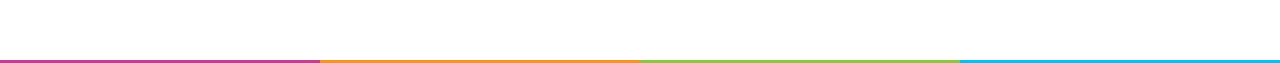
<file: grants.html>
<!doctype html>
<html lang="en">
  <head>
    <meta charset="utf-8" />
    <meta name="viewport" content="width=device-width, initial-scale=1, viewport-fit=cover" />
    <title>Grants | Business Women Albury Wodonga</title>
    <link rel="icon" href="assets/bwaw-logo.png" />
    <link rel="preconnect" href="https://fonts.googleapis.com" />
    <link rel="stylesheet" href="css/styles.css?v=2026-10-14-2" />
    <link rel="stylesheet" href="css/pages/grants.css?v=2026-10-14-2" />
    <script src="js/animations.js?v=2026-10-14-2" defer></script>
    <script src="js/site.js?v=2026-10-14-2" defer></script>
    <script src="js/pages/grants.js?v=2026-10-14-2" defer></script>
  </head>
  <body>
    <div class="bar"></div>
    <header>
      <div class="nv">
        <a href="index.html" class="lg"
          ><img
            id="header-logo"
            class="site-logo"
            src="assets/bwaw-logo.png"
            alt="Business Women Albury Wodonga" /></a
        ><button id="bg" aria-label="Menu" aria-expanded="false">☰</button>
        <nav id="nav" aria-label="Main navigation">
          <div class="nav-item">
            <a class="nav-top" href="index.html" data-route="/">Home</a>
            <div class="nav-menu" aria-label="Home sections">
              <a class="nav-submenu" href="index.html#story">Our story</a
              ><a class="nav-submenu" href="index.html#our-purpose">Our purpose</a
              ><a class="nav-submenu" href="index.html#community-partners">Community partners</a
              ><a class="nav-submenu" href="index.html#upcoming-events">Upcoming events</a>
            </div>
          </div>
          <div class="nav-item">
            <a class="nav-top" href="events.html" data-route="/events">Events</a>
            <div class="nav-menu" aria-label="Events sections">
              <a class="nav-submenu" href="events.html#event-feature">Featured event</a
              ><a class="nav-submenu" href="events.html#upcoming-events">Upcoming events</a
              ><a class="nav-submenu" href="events.html#past-events">Past events</a>
            </div>
          </div>
          <div class="nav-item">
            <a class="nav-top on" href="grants.html" data-route="/grants">Grants</a>
            <div class="nav-menu" aria-label="Grants sections">
              <a class="nav-submenu" href="grants.html#grant-overview">Grant overview</a
              ><a class="nav-submenu" href="grants.html#gw">2025 grant winners</a
              ><a class="nav-submenu" href="grants.html#gf">Grant finalists</a>
            </div>
          </div>
          <div class="nav-item">
            <a class="nav-top" href="sponsors.html" data-route="/sponsors">Sponsors</a>
            <div class="nav-menu" aria-label="Sponsors sections">
              <a class="nav-submenu" href="sponsors.html#stack">Why become a sponsor</a
              ><a class="nav-submenu" href="sponsors.html#sq">Sponsors 2026</a>
            </div>
          </div>
          <div class="nav-item">
            <a class="nav-top" href="blog.html" data-route="/blog">Behind the Businesses Blog</a>
            <div class="nav-menu" aria-label="Behind the Businesses Blog sections">
              <a class="nav-submenu" href="blog.html#blog-featured">Featured story</a
              ><a class="nav-submenu" href="blog.html#blog-stories">Explore the stories</a>
            </div>
          </div>
          <div class="nav-item">
            <a class="nav-top" href="get-involved.html" data-route="/involved">Get involved</a>
            <div class="nav-menu" aria-label="Get involved sections">
              <a class="nav-submenu" href="get-involved.html#membership-information">Membership information</a
              ><a class="nav-submenu" href="get-involved.html#join-interest">Join the community</a
              ><a class="nav-submenu" href="get-involved.html#chamber-benefits">Chamber benefits</a>
            </div>
          </div>
          <div class="nav-item">
            <a class="nav-top" href="committee.html" data-route="/committee">Committee</a>
            <div class="nav-menu" aria-label="Committee sections">
              <a class="nav-submenu" href="committee.html#cm">Committee members</a
              ><a class="nav-submenu" href="committee.html#join-committee">Join the committee</a>
            </div>
          </div>
          <div class="nav-item">
            <a class="nav-top" href="contact.html" data-route="/contact">Contact</a>
            <div class="nav-menu" aria-label="Contact sections">
              <a class="nav-submenu" href="contact.html#contact-join">Get in touch</a
              ><a class="nav-submenu" href="contact.html#contact-newsletter">Newsletter</a
              ><a class="nav-submenu" href="contact.html#contact-directory">Contact cards</a>
            </div>
          </div>
        </nav>
      </div>
    </header>
    <main id="m">
      <div class="fs2 gh2" id="grant-overview">
        <div class="gbg"></div>
        <div class="gi">
          <h1 class="gt1">BWAW Grant</h1>
          <h2 class="r">
            Since 2023, the BWAW Grant has
            <span class="or">supported women in business across Albury-Wodonga.</span>
          </h2>
          <p class="tl r grant-lead">We’re pleased to continue the program after its success.</p>
          <ul class="ar r">
            <li>
              The grant provides financial support to local women business owners who want to start, grow or
              develop their business.
            </li>
            <li>
              Recipients can access resources, funding and local connections to support their next steps.
            </li>
          </ul>
          <p class="r grant-copy">
            We look forward to strengthening our local business community and helping women thrive.
          </p>
          <div class="grant-terms">
            <a
              class="btn"
              href="https://businesswomenaw.com.au/wp-content/uploads/2025/10/Grant-Criteria-and-Guide-2026.pdf"
              target="_blank"
              rel="noopener"
              >Grant Terms and Conditions</a
            >
          </div>
        </div>
      </div>
      <div class="story grant-story-track" id="gw">
        <div class="sk">
          <div class="w grant-story-inner">
            <div class="gh">
              <h2>2025 Grant Winners</h2>
              <p>
                Celebrating the six finalists for the 2025 Business Women Albury Wodonga Grant.<br />Sponsored
                by QUE Property Group and Starfish Marketing.
              </p>
            </div>
            <div class="gv">
              <div class="gt">
                <div class="gp grant-winner" style="--ac: #a61b29">
                  <div class="ph gimg"></div>
                  <div class="gx">
                    <h2 class="gl">2025 BWAW Grant Winner</h2>
                    <h3>Kara – Dying to Help</h3>
                    <p class="g1">
                      We are thrilled to congratulate our 2025 BWAW Grant winner, Kara – Dying to Help. Your
                      approach to addressing the needs in the community has earned you this well deserved
                      recognition. Your dedication to making a real impact, combined with your passion
                      inspires us all.
                    </p>
                    <p class="g2">
                      With this grant, we are excited to see your vision come to life and the meaningful
                      change you’ll bring to those who need it most. The journey ahead is filled with
                      potential, and we can’t wait to witness the positive difference you’ll make.
                    </p>
                  </div>
                </div>
                <div class="gp grant-winner" style="--ac: #005b74">
                  <div class="ph gimg"></div>
                  <div class="gx">
                    <h2 class="gl">2025 BWAW Grant 1st Runner up</h2>
                    <h3>Anita – Insight Therapies Counselling and Consultancy</h3>
                    <p class="g1">
                      Congratulations to our 2025 BWAW 1st Runner Up! Your exceptional work, dedication, and
                      vision have truly set you apart. Your passion and commitment to creating meaningful
                      change are already making an impact. We are proud to celebrate your achievements and
                      look forward to seeing all that you will continue to accomplish.
                    </p>
                    <p class="g2">Well done on this outstanding recognition!</p>
                  </div>
                </div>
                <div class="gp grant-winner" style="--ac: #b84a00">
                  <div class="ph gimg"></div>
                  <div class="gx">
                    <h2 class="gl">2025 BWAW Grant 2nd Runner up</h2>
                    <h3>Emilia – ReDefined Counselling</h3>
                    <p class="g1">
                      Congratulations to our 2025 BWAW 2nd Runner Up! Your hard work, dedication, and
                      innovative approach have earned you this well deserved recognition. We’re incredibly
                      proud of your achievements and the positive impact you’re making. This accomplishment is
                      a testament to your passion and drive, and we look forward to seeing the continued
                      success you’ll bring to your work.
                    </p>
                    <p class="g2">Keep up the fantastic work!</p>
                  </div>
                </div>
              </div>
            </div>
          </div>
        </div>
      </div>
      <div class="story grant-story-track" id="gf">
        <div class="sk">
          <div class="w grant-story-inner">
            <div class="gh"><h2>2025 Grant Finalists</h2></div>
            <div class="fv">
              <div class="fc layer-0" style="--ac: var(--pk)">
                <div class="fx">
                  <h3>Style Revive</h3>
                  <p>
                    Style Revive has been servicing the women of our community by educating them to feel
                    empowered and confident to not only get their inner colour back but express it through
                    their personal style, they help women get their inner colour (sense of self) back through
                    their personal style.They deliver their services both in person and virtually.
                  </p>
                </div>
                <div class="ph gimg"></div>
              </div>
              <div class="fc layer-1" style="--ac: var(--or)">
                <div class="fx">
                  <h3>Johara Co.</h3>
                  <p>
                    Johara Co. delivers high quality, sustainable leisure wear and self care products that
                    promote well being and relaxation. They design and oversee the manufacturing of all
                    clothing items and select the finest of products to stock. Their offerings include
                    luxurious robes, essential oil blends, bath soaks, and more.
                  </p>
                </div>
                <div class="ph gimg"></div>
              </div>
              <div class="fc layer-2" style="--ac: var(--cy)">
                <div class="fx">
                  <h3>Organised with Hannah</h3>
                  <p>
                    What started as casual advice for friends on how to declutter and organise their homes,
                    quickly evolved into a growing business. Referrals from friends and contacts on social
                    media highlighted a clear need for professional decluttering and home organisation
                    services in the Albury/Wodonga region.
                  </p>
                </div>
                <div class="ph gimg"></div>
              </div>
            </div>
          </div>
        </div>
      </div>
      <section class="ct">
        <div class="w">
          <div>
            <small>Contact us</small>
            <h2>Get In Touch with BWAW</h2>
            <small><b>Sign Up For Email Updates</b></small>
          </div>
          <form class="newsletter-form" data-demo-form>
            <label class="newsletter-email"
              >Email address<input
                name="email"
                type="email"
                autocomplete="email"
                placeholder="you@example.com"
                required="" /></label
            ><label class="newsletter-consent"
              ><input name="consent" type="checkbox" required="" /><span
                >I’d like to receive BWAW news and event updates by email. I can unsubscribe at any
                time.</span
              ></label
            ><button class="btn" data-label="Sign me up" data-success="Thanks for signing up">
              Sign me up
            </button>
          </form>
        </div>
      </section>
    </main>
    <div id="ft">
      <footer>
        <div class="w">
          <div class="fg">
            <a href="index.html"
              ><span class="lg"
                ><img
                  class="site-logo"
                  src="assets/bwaw-logo.png"
                  alt="Business Women Albury Wodonga" /></span
            ></a>
            <div>
              <h4 class="gn">Discover</h4>
              <a href="index.html">About us</a><a href="events.html">Events</a
              ><a href="committee.html">Our Committee</a>
            </div>
            <div>
              <h4 class="or">Partnerships</h4>
              <a href="grants.html">Grants</a><a href="sponsors.html">Sponsors</a
              ><a href="get-involved.html">Join our community</a>
            </div>
            <div>
              <h4 class="cy">Let’s connect</h4>
              <a href="contact.html">Contact</a>
            </div>
          </div>
          <div class="cp">
            <span
              >© Copyright 2026 Business Women Albury Wodonga - Business Wodonga - Albury Business
              Connect</span
            ><span class="social-links"
              ><a
                href="https://www.facebook.com/BusinessWomenAW"
                target="_blank"
                rel="noopener noreferrer"
                aria-label="Facebook (opens in a new tab)"
                >Facebook</a
              ><a
                href="https://www.instagram.com/businesswomenaw"
                target="_blank"
                rel="noopener noreferrer"
                aria-label="Instagram (opens in a new tab)"
                >Instagram</a
              ><a
                href="https://au.linkedin.com/company/business-women-albury-wodonga"
                target="_blank"
                rel="noopener noreferrer"
                aria-label="LinkedIn (opens in a new tab)"
                >LinkedIn</a
              ></span
            >
          </div>
        </div>
      </footer>
      <div class="bar"></div>
    </div>
  </body>
</html>
</file>
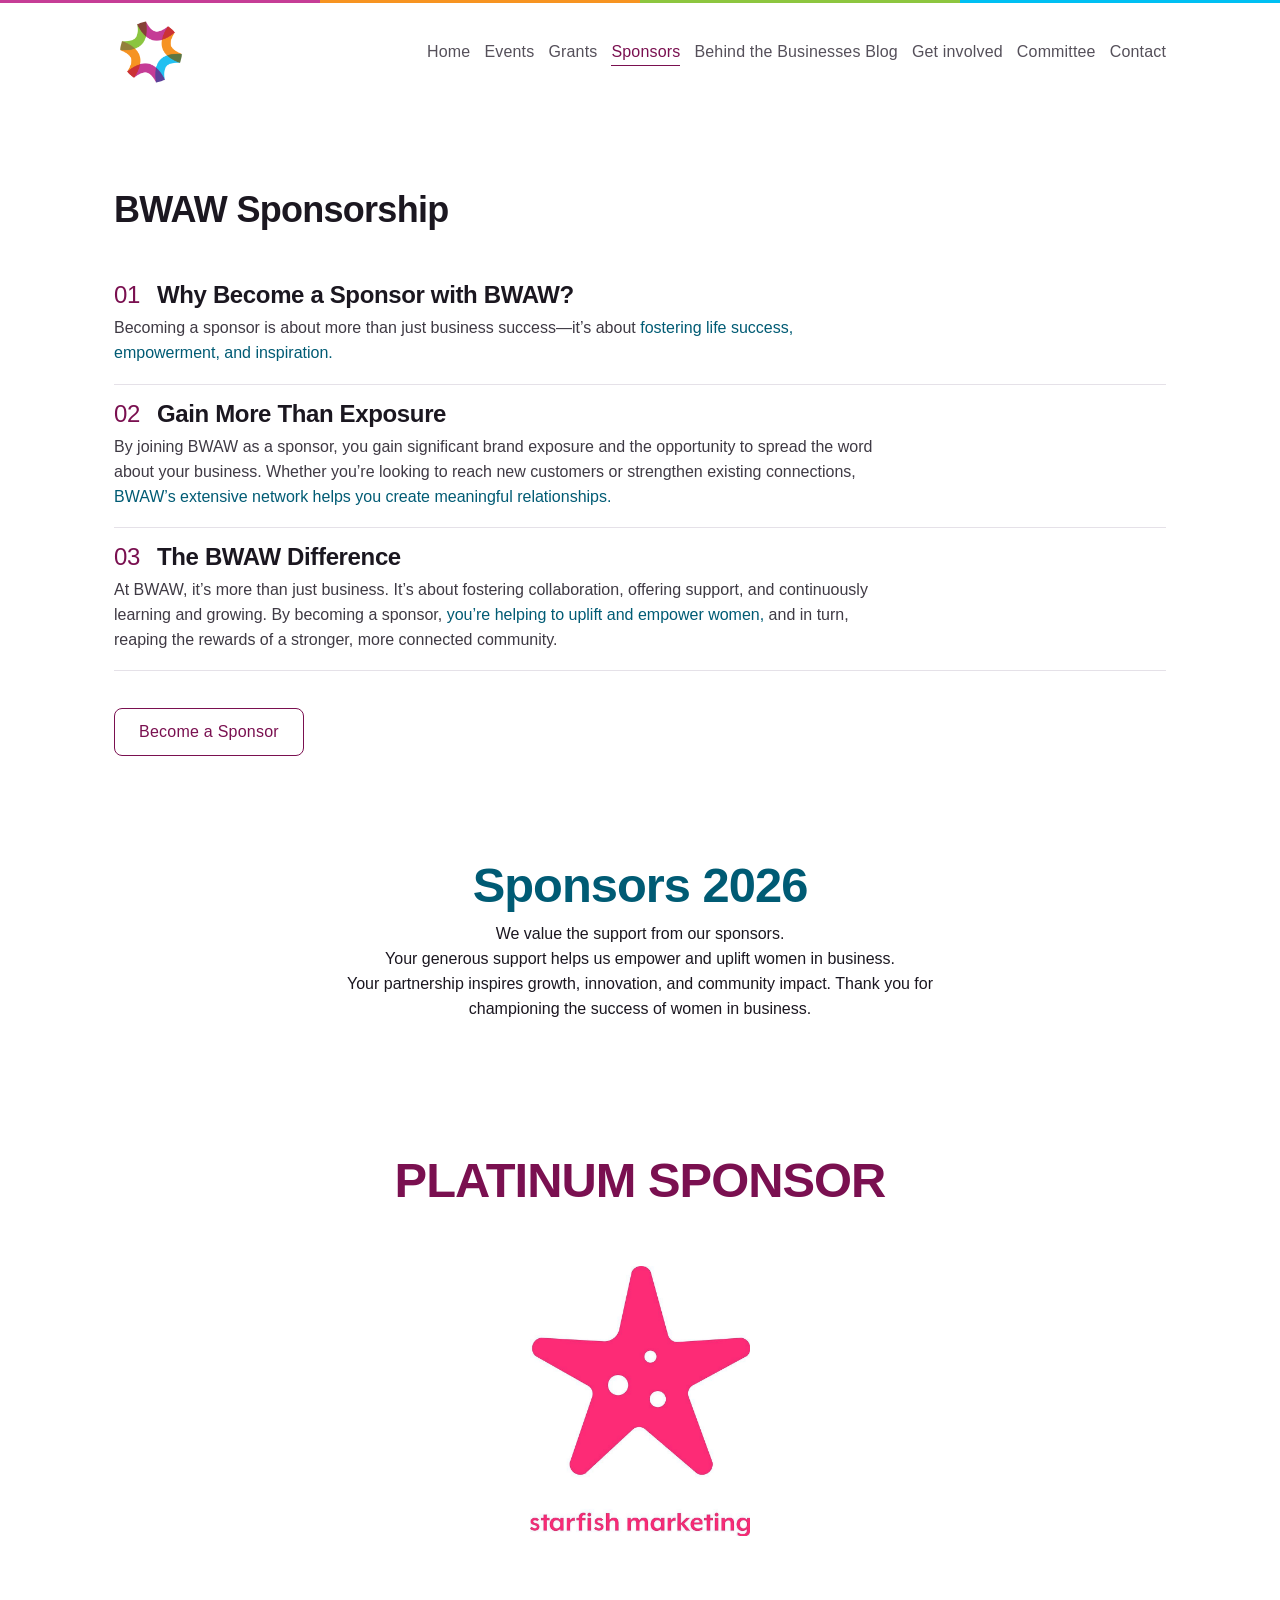
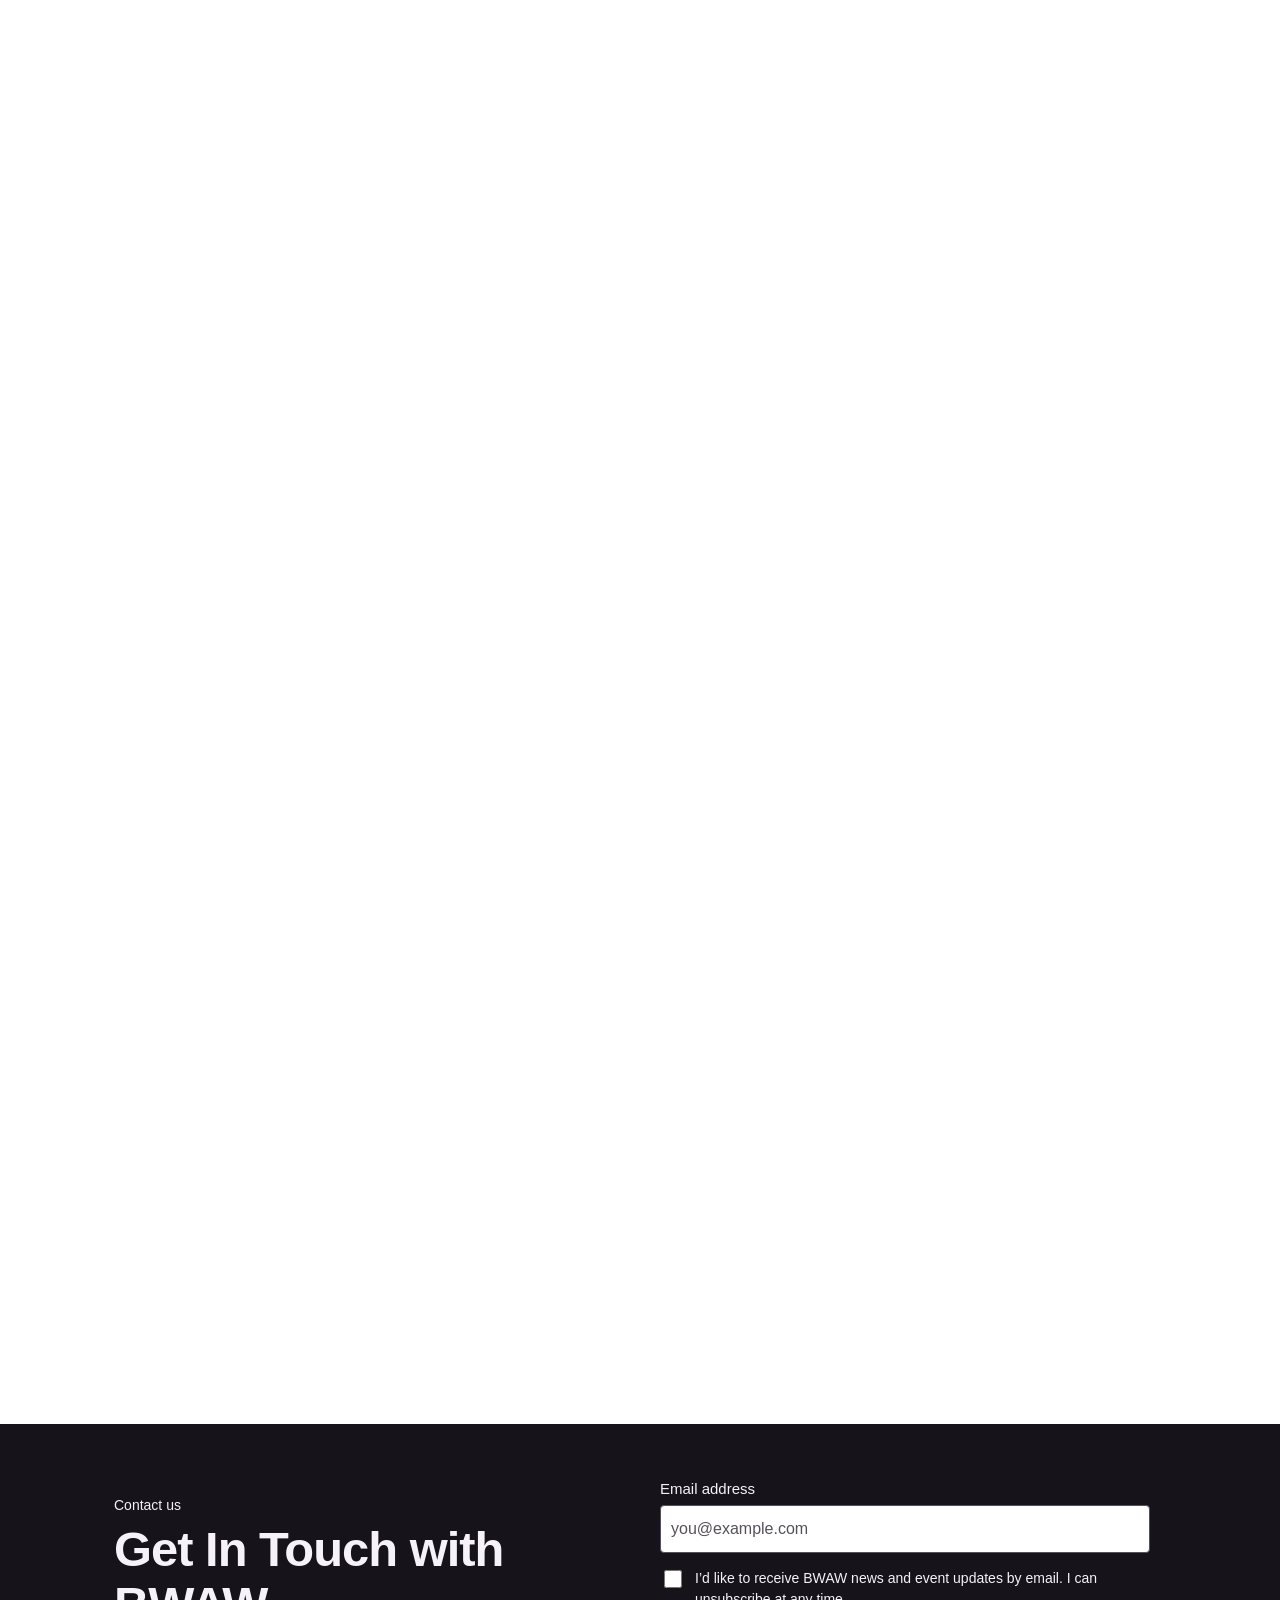
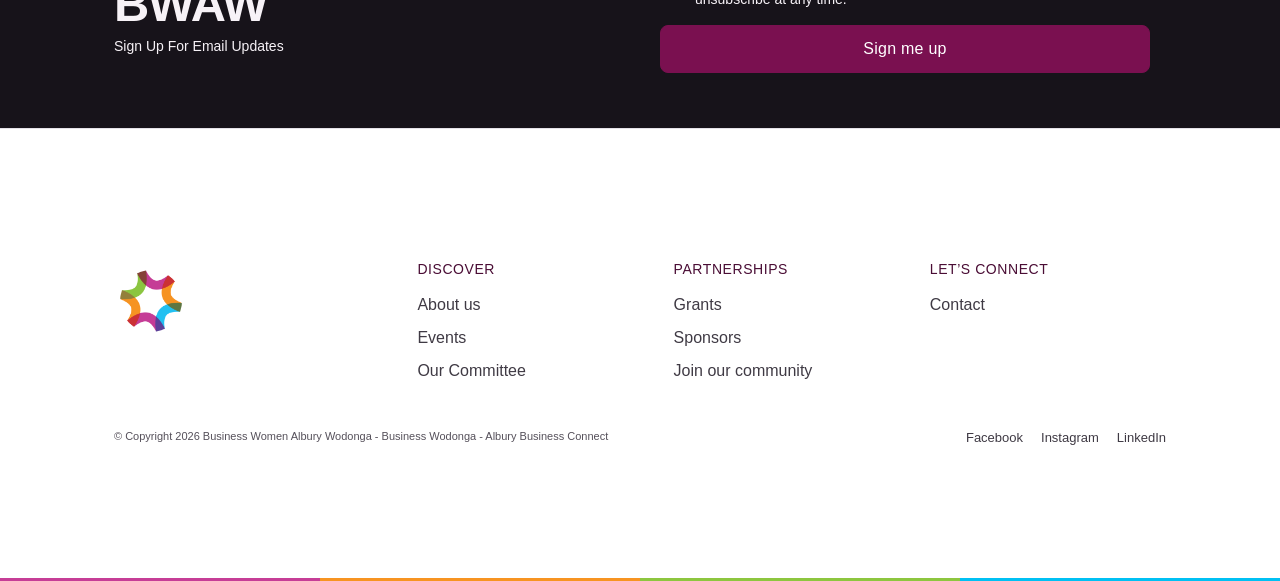
<file: sponsors.html>
<!doctype html>
<html lang="en">
  <head>
    <meta charset="utf-8" />
    <meta name="viewport" content="width=device-width, initial-scale=1, viewport-fit=cover" />
    <title>Sponsors | Business Women Albury Wodonga</title>
    <link rel="icon" href="assets/bwaw-logo.png" />
    <link rel="preconnect" href="https://fonts.googleapis.com" />
    <link rel="stylesheet" href="css/styles.css?v=2026-10-14-2" />
    <link rel="stylesheet" href="css/pages/sponsors.css?v=2026-10-14-2" />
    <script src="js/animations.js?v=2026-10-14-2" defer></script>
    <script src="js/site.js?v=2026-10-14-2" defer></script>
    <script src="js/pages/sponsors.js?v=2026-10-14-2" defer></script>
  </head>
  <body>
    <div class="bar"></div>
    <header>
      <div class="nv">
        <a href="index.html" class="lg"
          ><img
            id="header-logo"
            class="site-logo"
            src="assets/bwaw-logo.png"
            alt="Business Women Albury Wodonga" /></a
        ><button id="bg" aria-label="Menu" aria-expanded="false">☰</button>
        <nav id="nav" aria-label="Main navigation">
          <div class="nav-item">
            <a class="nav-top" href="index.html" data-route="/">Home</a>
            <div class="nav-menu" aria-label="Home sections">
              <a class="nav-submenu" href="index.html#story">Our story</a
              ><a class="nav-submenu" href="index.html#our-purpose">Our purpose</a
              ><a class="nav-submenu" href="index.html#community-partners">Community partners</a
              ><a class="nav-submenu" href="index.html#upcoming-events">Upcoming events</a>
            </div>
          </div>
          <div class="nav-item">
            <a class="nav-top" href="events.html" data-route="/events">Events</a>
            <div class="nav-menu" aria-label="Events sections">
              <a class="nav-submenu" href="events.html#event-feature">Featured event</a
              ><a class="nav-submenu" href="events.html#upcoming-events">Upcoming events</a
              ><a class="nav-submenu" href="events.html#past-events">Past events</a>
            </div>
          </div>
          <div class="nav-item">
            <a class="nav-top" href="grants.html" data-route="/grants">Grants</a>
            <div class="nav-menu" aria-label="Grants sections">
              <a class="nav-submenu" href="grants.html#grant-overview">Grant overview</a
              ><a class="nav-submenu" href="grants.html#gw">2025 grant winners</a
              ><a class="nav-submenu" href="grants.html#gf">Grant finalists</a>
            </div>
          </div>
          <div class="nav-item">
            <a class="nav-top on" href="sponsors.html" data-route="/sponsors">Sponsors</a>
            <div class="nav-menu" aria-label="Sponsors sections">
              <a class="nav-submenu" href="sponsors.html#stack">Why become a sponsor</a
              ><a class="nav-submenu" href="sponsors.html#sq">Sponsors 2026</a>
            </div>
          </div>
          <div class="nav-item">
            <a class="nav-top" href="blog.html" data-route="/blog">Behind the Businesses Blog</a>
            <div class="nav-menu" aria-label="Behind the Businesses Blog sections">
              <a class="nav-submenu" href="blog.html#blog-featured">Featured story</a
              ><a class="nav-submenu" href="blog.html#blog-stories">Explore the stories</a>
            </div>
          </div>
          <div class="nav-item">
            <a class="nav-top" href="get-involved.html" data-route="/involved">Get involved</a>
            <div class="nav-menu" aria-label="Get involved sections">
              <a class="nav-submenu" href="get-involved.html#membership-information">Membership information</a
              ><a class="nav-submenu" href="get-involved.html#join-interest">Join the community</a
              ><a class="nav-submenu" href="get-involved.html#chamber-benefits">Chamber benefits</a>
            </div>
          </div>
          <div class="nav-item">
            <a class="nav-top" href="committee.html" data-route="/committee">Committee</a>
            <div class="nav-menu" aria-label="Committee sections">
              <a class="nav-submenu" href="committee.html#cm">Committee members</a
              ><a class="nav-submenu" href="committee.html#join-committee">Join the committee</a>
            </div>
          </div>
          <div class="nav-item">
            <a class="nav-top" href="contact.html" data-route="/contact">Contact</a>
            <div class="nav-menu" aria-label="Contact sections">
              <a class="nav-submenu" href="contact.html#contact-join">Get in touch</a
              ><a class="nav-submenu" href="contact.html#contact-newsletter">Newsletter</a
              ><a class="nav-submenu" href="contact.html#contact-directory">Contact cards</a>
            </div>
          </div>
        </nav>
      </div>
    </header>
    <main id="m">
      <div class="story hb sponsor-story sponsor-story-track" id="stack">
        <div class="sk">
          <div class="w hw">
            <div class="hrow"><h2 class="hh">BWAW Sponsorship</h2></div>
            <div class="two sponsor-story-layout">
              <div class="sgs">
                <div class="sg">
                  <h3><span class="sponsor-number">01</span>Why Become a Sponsor with BWAW?</h3>
                  <p class="sponsor-reason-text">
                    Becoming a sponsor is about more than just business success—it’s about
                    <span class="gn">fostering life success, empowerment, and inspiration.</span>
                  </p>
                </div>
                <div class="sg">
                  <h3><span class="sponsor-number">02</span>Gain More Than Exposure</h3>
                  <p class="sponsor-reason-text">
                    By joining BWAW as a sponsor, you gain significant brand exposure and the opportunity to
                    spread the word about your business. Whether you’re looking to reach new customers or
                    strengthen existing connections,
                    <span class="pk"
                      >BWAW’s extensive network helps you create meaningful relationships.</span
                    >
                  </p>
                </div>
                <div class="sg">
                  <h3><span class="sponsor-number">03</span>The BWAW Difference</h3>
                  <p class="sponsor-reason-text">
                    At BWAW, it’s more than just business. It’s about fostering collaboration, offering
                    support, and continuously learning and growing. By becoming a sponsor,
                    <span class="or">you’re helping to uplift and empower women,</span> and in turn, reaping
                    the rewards of a stronger, more connected community.
                  </p>
                </div>
              </div>
            </div>
            <div class="sponsor-cta"><a class="btn bs" href="contact.html">Become a Sponsor</a></div>
          </div>
        </div>
      </div>
      <div class="story sponsor-list-track" id="sq">
        <div class="sk">
          <div class="w sponsor-list-inner">
            <div>
              <h2 class="tl sqt">Sponsors 2026</h2>
              <p class="sqp">
                We value the support from our sponsors.<br />Your generous support helps us empower and uplift
                women in business.<br />Your partnership inspires growth, innovation, and community impact.
                Thank you for championing the success of women in business.
              </p>
            </div>
            <div class="tps">
              <div class="tp">
                <h2 class="tl">Platinum Sponsor</h2>
                <div class="lgs count-1">
                  <a
                    class="sponsor-link"
                    href="https://starfishm.com.au/"
                    target="_blank"
                    rel="noopener noreferrer"
                    aria-label="Starfish Marketing (opens in a new tab)"
                    ><img
                      class="sponsor-page-logo"
                      src="assets/starfish-marketing.png"
                      alt="Starfish Marketing"
                  /></a>
                </div>
              </div>
              <div class="tp">
                <h2 class="tl">Gold Sponsor</h2>
                <div class="lgs count-2">
                  <a
                    class="sponsor-link"
                    href="https://hadar.com.au/"
                    target="_blank"
                    rel="noopener noreferrer"
                    aria-label="Hadar (opens in a new tab)"
                    ><img class="sponsor-page-logo large" src="assets/hadar.png" alt="Hadar" /></a
                  ><a
                    class="sponsor-link"
                    href="https://www.petastewart.com.au/"
                    target="_blank"
                    rel="noopener noreferrer"
                    aria-label="Peta Stewart (opens in a new tab)"
                    ><img
                      class="sponsor-page-logo large"
                      src="assets/peta-stewart.png"
                      alt="Peta Stewart" /></a
                  ><img class="sponsor-page-logo large" src="assets/nbn-local.png" alt="nbn Local" /><a
                    class="sponsor-link"
                    href="https://www.muntzassociates.com.au/"
                    target="_blank"
                    rel="noopener noreferrer"
                    aria-label="Muntz and Associates (opens in a new tab)"
                    ><img
                      class="sponsor-page-logo large"
                      src="assets/muntz-associates.png"
                      alt="Muntz and Associates"
                  /></a>
                </div>
              </div>
              <div class="tp">
                <h2 class="tl">Beverage Sponsor</h2>
                <div class="lgs count-1">
                  <a
                    class="sponsor-link"
                    href="https://www.campbellswines.com.au/"
                    target="_blank"
                    rel="noopener noreferrer"
                    aria-label="Campbells of Rutherglen (opens in a new tab)"
                    ><img
                      class="sponsor-page-logo large"
                      src="assets/campbells.png"
                      alt="Campbells of Rutherglen"
                  /></a>
                </div>
              </div>
              <div class="tp">
                <h2 class="tl">Silver Sponsor</h2>
                <div class="lgs count-4">
                  <img class="sponsor-page-logo" src="assets/gr.png" alt="GR" /><a
                    class="sponsor-link"
                    href="https://www.humebank.com.au/"
                    target="_blank"
                    rel="noopener noreferrer"
                    aria-label="Hume Bank (opens in a new tab)"
                    ><img class="sponsor-page-logo" src="assets/hume-bank.png" alt="Hume Bank" /></a
                  ><a
                    class="sponsor-link"
                    href="https://www.regentcinemas.com.au/"
                    target="_blank"
                    rel="noopener noreferrer"
                    aria-label="Regent Cinemas (opens in a new tab)"
                    ><img class="sponsor-page-logo" src="assets/regent-cinemas.png" alt="Regent Cinemas" /></a
                  ><a
                    class="sponsor-link"
                    href="https://www.pinpointfinance.com.au/"
                    target="_blank"
                    rel="noopener noreferrer"
                    aria-label="Pinpoint Finance (opens in a new tab)"
                    ><img
                      class="sponsor-page-logo"
                      src="assets/pinpoint-finance.png"
                      alt="Pinpoint Finance" /></a
                  ><a
                    class="sponsor-link"
                    href="https://redefined.consulting/"
                    target="_blank"
                    rel="noopener noreferrer"
                    aria-label="ReDefined Counselling (opens in a new tab)"
                    ><img
                      class="sponsor-page-logo"
                      src="assets/redefined.png"
                      alt="ReDefined Counselling" /></a
                  ><a
                    class="sponsor-link"
                    href="https://petastewartmentoring.com.au/"
                    target="_blank"
                    rel="noopener noreferrer"
                    aria-label="Peta Stewart (opens in a new tab)"
                    ><img
                      class="sponsor-page-logo"
                      src="assets/peta-stewart-signature.png"
                      alt="Peta Stewart" /></a
                  ><a
                    class="sponsor-link"
                    href="https://harrislieberman.com.au/"
                    target="_blank"
                    rel="noopener noreferrer"
                    aria-label="Harris Liebman Solicitors (opens in a new tab)"
                    ><img
                      class="sponsor-page-logo"
                      src="assets/harris-liebman.png"
                      alt="Harris Liebman Solicitors" /></a
                  ><a
                    class="sponsor-link"
                    href="https://formulae.com.au/"
                    target="_blank"
                    rel="noopener noreferrer"
                    aria-label="Formule (opens in a new tab)"
                    ><img class="sponsor-page-logo" src="assets/formule.png" alt="Formule" /></a
                  ><a
                    class="sponsor-link"
                    href="https://enterpriseplus.org.au/"
                    target="_blank"
                    rel="noopener noreferrer"
                    aria-label="Business Hubs Enterpriseplus (opens in a new tab)"
                    ><img
                      class="sponsor-page-logo"
                      src="assets/business-hubs.png"
                      alt="Business Hubs Enterpriseplus" /></a
                  ><a
                    class="sponsor-link"
                    href="https://recoverysolutions.com.au/"
                    target="_blank"
                    rel="noopener noreferrer"
                    aria-label="RSC Recovery Solutions Counselling (opens in a new tab)"
                    ><img
                      class="sponsor-page-logo"
                      src="assets/rsc.png"
                      alt="RSC Recovery Solutions Counselling"
                  /></a>
                </div>
              </div>
            </div>
          </div>
        </div>
      </div>
      <section class="ct">
        <div class="w">
          <div>
            <small>Contact us</small>
            <h2>Get In Touch with BWAW</h2>
            <small><b>Sign Up For Email Updates</b></small>
          </div>
          <form class="newsletter-form" data-demo-form>
            <label class="newsletter-email"
              >Email address<input
                name="email"
                type="email"
                autocomplete="email"
                placeholder="you@example.com"
                required="" /></label
            ><label class="newsletter-consent"
              ><input name="consent" type="checkbox" required="" /><span
                >I’d like to receive BWAW news and event updates by email. I can unsubscribe at any
                time.</span
              ></label
            ><button class="btn" data-label="Sign me up" data-success="Thanks for signing up">
              Sign me up
            </button>
          </form>
        </div>
      </section>
    </main>
    <div id="ft">
      <footer>
        <div class="w">
          <div class="fg">
            <a href="index.html"
              ><span class="lg"
                ><img
                  class="site-logo"
                  src="assets/bwaw-logo.png"
                  alt="Business Women Albury Wodonga" /></span
            ></a>
            <div>
              <h4 class="gn">Discover</h4>
              <a href="index.html">About us</a><a href="events.html">Events</a
              ><a href="committee.html">Our Committee</a>
            </div>
            <div>
              <h4 class="or">Partnerships</h4>
              <a href="grants.html">Grants</a><a href="sponsors.html">Sponsors</a
              ><a href="get-involved.html">Join our community</a>
            </div>
            <div>
              <h4 class="cy">Let’s connect</h4>
              <a href="contact.html">Contact</a>
            </div>
          </div>
          <div class="cp">
            <span
              >© Copyright 2026 Business Women Albury Wodonga - Business Wodonga - Albury Business
              Connect</span
            ><span class="social-links"
              ><a
                href="https://www.facebook.com/BusinessWomenAW"
                target="_blank"
                rel="noopener noreferrer"
                aria-label="Facebook (opens in a new tab)"
                >Facebook</a
              ><a
                href="https://www.instagram.com/businesswomenaw"
                target="_blank"
                rel="noopener noreferrer"
                aria-label="Instagram (opens in a new tab)"
                >Instagram</a
              ><a
                href="https://au.linkedin.com/company/business-women-albury-wodonga"
                target="_blank"
                rel="noopener noreferrer"
                aria-label="LinkedIn (opens in a new tab)"
                >LinkedIn</a
              ></span
            >
          </div>
        </div>
      </footer>
      <div class="bar"></div>
    </div>
  </body>
</html>
</file>
<file: css/styles.css>
/* Business Women Albury Wodonga — shared styles for every page.
   Page-only layout rules are in css/pages/<page>.css. */

:root {
  color-scheme: light;
  box-sizing: border-box;
  --pk: #c43d96;
  --or: #f7941d;
  --gr: #8dc63f;
  --cy: #00b5e2;
  --pl: #7a1050;
  --tl: #00718f;
  --dk: #4a4a4f;
  --tx: #333;
  --mu: #777;
  --bg: #f8f8fa;
  padding-top: env(safe-area-inset-top, 0);
  padding-bottom: env(safe-area-inset-bottom, 0);
}

*,
*:before,
*:after {
  box-sizing: inherit;
}

html {
  scroll-behavior: smooth;
  scroll-padding-top: env(safe-area-inset-top, 0);
}

body {
  margin: 0;
  background: #fff;
  color: var(--tx);
  font:
    400 16px/1.55 Gotham,
    -apple-system,
    BlinkMacSystemFont,
    "Segoe UI",
    Roboto,
    sans-serif;
  overflow-x: hidden;
}

a {
  color: inherit;
  text-decoration: none;
}

h1,
h2,
h3,
p {
  margin: 0;
}

.bar {
  height: 3px;
  background: linear-gradient(90deg, var(--pk) 25%, var(--or) 25% 50%, var(--gr) 50% 75%, var(--cy) 75%);
}

header {
  position: sticky;
  top: env(safe-area-inset-top, 0);
  z-index: 20;
  background: #fff;
  transition: box-shadow 0.3s;
}

header.sc {
  box-shadow: 0 4px 18px #0001;
}

.nv {
  max-width: 1100px;
  margin: auto;
  display: flex;
  align-items: center;
  justify-content: space-between;
  padding: 12px 24px;
  gap: 16px;
}

.lg {
  display: flex;
  align-items: center;
  gap: 6px;
  line-height: 1;
  transition: transform 0.3s;
}

.lg:hover {
  transform: scale(1.04);
}

.lg small {
  color: var(--or);
  font-size: 11px;
  display: block;
}

.lg b {
  color: var(--pk);
  font-size: 20px;
  font-weight: 700;
  display: block;
  letter-spacing: -0.5px;
}

nav {
  display: flex;
  gap: 15px;
  font-size: 11px;
  color: var(--mu);
}

nav a {
  position: relative;
  padding: 4px 0;
  transition: color 0.25s;
}

nav a:after {
  content: "";
  position: absolute;
  left: 0;
  bottom: 0;
  height: 1px;
  width: 100%;
  background: var(--pk);
  transform: scaleX(0);
  transform-origin: left;
  transition: transform 0.3s;
}

nav a:hover,
nav a.on {
  color: var(--pk);
}

nav a:hover:after,
nav a.on:after {
  transform: scaleX(1);
}

.btn {
  display: inline-block;
  background: var(--pk);
  color: #fff;
  border: 0;
  padding: 10px 20px;
  border-radius: 3px;
  font:
    400 12px Gotham,
    sans-serif;
  cursor: pointer;
  position: relative;
  overflow: hidden;
  transition:
    transform 0.25s,
    box-shadow 0.25s,
    background 0.25s;
}

.btn:hover {
  transform: translateY(-2px);
  box-shadow: 0 8px 18px #c43d9644;
  background: #d247a5;
}

.btn:active {
  transform: none;
}

.btn.ol {
  background: #fff;
  color: var(--pk);
  border: 1px solid var(--pk);
}

.btn.so {
  background: #ddd;
  color: #555;
  pointer-events: none;
}

#bg {
  display: none;
  background: none;
  border: 0;
  font-size: 24px;
  color: var(--pk);
  cursor: pointer;
}

main {
  min-height: 70vh;
  transition:
    opacity 0.3s,
    transform 0.3s;
}

main.out {
  opacity: 0;
  transform: translateY(12px);
}

.w {
  max-width: 1100px;
  margin: auto;
  padding: 0 24px;
}

.sec {
  padding: 60px 0;
}

.g {
  background: var(--bg);
}

h1.t {
  font-size: clamp(28px, 4.5vw, 40px);
  font-weight: 500;
  color: var(--pk);
  text-align: center;
  line-height: 1.2;
  padding: 50px 0 30px;
}

h2 {
  font-weight: 500;
  font-size: clamp(22px, 3vw, 30px);
  line-height: 1.25;
}

.pk {
  color: var(--pk);
}

.or {
  color: var(--or);
}

.gn {
  color: var(--gr);
}

.cy {
  color: var(--cy);
}

.tl {
  color: var(--tl);
}

.hero {
  background: #747474;
  background-size: auto;
  animation: none;
  color: #fff;
  display: flex;
  align-items: flex-end;
  justify-content: center;
  text-align: center;
  min-height: 240px;
  padding: 30px;
  margin: 0 24px;
  border-radius: 2px;
}

.hero h1 {
  font-size: clamp(26px, 4vw, 34px);
  font-weight: 500;
}

.hero.big {
  min-height: 440px;
  margin: 0;
  justify-content: flex-start;
  text-align: left;
  align-items: flex-end;
}

.hero.big .w {
  width: 100%;
  padding-bottom: 30px;
}

.hero.big h1 {
  font-size: clamp(34px, 6vw, 54px);
  line-height: 1.15;
}

.hero.big p {
  margin: 12px 0 18px;
  max-width: 480px;
}

.fs {
  display: flex;
  flex-direction: column;
  min-height: calc(100vh - 68px);
  min-height: calc(100svh - 68px - env(safe-area-inset-top, 0px) - env(safe-area-inset-bottom, 0px));
}

.fs .hero.big {
  flex: 1;
  min-height: 420px;
}

.tr {
  display: inline-block;
  opacity: 0;
  animation: trin 0.9s cubic-bezier(0.2, 0.7, 0.2, 1) forwards;
  transition: transform 0.3s;
}

.tr:nth-child(1) {
  animation-delay: 0.3s;
}

.tr:nth-child(2) {
  animation-delay: 0.55s;
}

.tr:nth-child(3) {
  animation-delay: 0.8s;
}

.tr:nth-child(4) {
  animation-delay: 1.05s;
}

.tr:nth-child(5) {
  animation-delay: 1.3s;
}

b.tr:hover {
  transform: scale(1.1);
}

@keyframes trin {
  from {
    opacity: 0;
    transform: translateY(14px);
  }

  to {
    opacity: 0.9;
    transform: none;
  }
}

.r {
  opacity: 0;
  transform: translateY(26px);
  transition:
    opacity 0.7s cubic-bezier(0.2, 0.7, 0.2, 1),
    transform 0.7s cubic-bezier(0.2, 0.7, 0.2, 1);
}

.r.in {
  opacity: 1;
  transform: none;
}

.cards {
  display: grid;
  grid-template-columns: repeat(auto-fit, minmax(240px, 1fr));
  gap: 34px;
}

.ph {
  background: #333237;
  aspect-ratio: 1/1;
  transition:
    transform 0.5s,
    filter 0.4s;
  margin-bottom: 14px;
}

.mem:hover .ph {
  transform: scale(1.03);
  filter: brightness(1.2);
}

.mem {
  overflow: hidden;
}

.pw {
  position: relative;
  overflow: hidden;
  margin-bottom: 14px;
}

.pw .ph {
  margin: 0;
}

.ov {
  position: absolute;
  inset: 0;
  background: rgba(122, 16, 80, 0.93);
  color: #fff;
  padding: 20px;
  display: flex;
  flex-direction: column;
  justify-content: center;
  gap: 10px;
  opacity: 0;
  transform: translateY(24px);
  transition:
    opacity 0.4s,
    transform 0.45s cubic-bezier(0.2, 0.7, 0.2, 1);
  pointer-events: none;
}

.ov p {
  font-size: 11.5px;
  line-height: 1.55;
}

.ov a {
  font-size: 12px;
  font-weight: 500;
  color: #fff;
  border-bottom: 1px solid var(--or);
  align-self: flex-start;
  padding-bottom: 2px;
  transition:
    color 0.25s,
    letter-spacing 0.25s;
}

.ov a:hover {
  color: var(--or);
  letter-spacing: 0.5px;
}

.mem:hover .ov,
.mem:focus-within .ov,
.mem:active .ov {
  opacity: 1;
  transform: none;
  pointer-events: auto;
}

.mem:hover .ph {
  filter: none;
}

.mem h3 {
  color: var(--pk);
  font-weight: 400;
  font-size: 16px;
  padding: 0 14px;
}

.mem small {
  display: block;
  padding: 0 14px;
  color: var(--pl);
  font-weight: 700;
  font-size: 11px;
  letter-spacing: 1px;
  text-transform: uppercase;
}

.two {
  display: grid;
  grid-template-columns: 1fr 1fr;
  gap: 40px;
  align-items: center;
}

.box {
  background: var(--bg);
  padding: 34px;
  border-radius: 12px;
}

.box > b {
  font-weight: 700;
  font-size: 13px;
  line-height: 1.5;
  display: block;
  margin-bottom: 12px;
}

.ck {
  list-style: none;
  padding: 0;
  margin: 14px 0;
  color: #4b6b12;
}

.ck li {
  padding: 6px 0 6px 26px;
  position: relative;
  transition: transform 0.3s;
}

.ck li:hover {
  transform: translateX(5px);
}

.ck li:before {
  content: "✓";
  position: absolute;
  left: 0;
  color: #4b6b12;
}

.ar {
  list-style: none;
  padding: 0;
  margin: 8px 0;
}

.ar li {
  padding: 3px 0 3px 22px;
  position: relative;
  font-size: 12px;
}

.ar li:before {
  content: "→";
  position: absolute;
  left: 0;
}

.ct {
  background: var(--dk);
  color: #fff;
  padding: 55px 0;
}

.ct .w {
  display: grid;
  grid-template-columns: 1fr 1fr;
  gap: 40px;
  align-items: center;
}

.ct small {
  font-size: 11px;
  display: block;
}

.ct h2 {
  font-size: clamp(26px, 4vw, 36px);
  margin: 6px 0 4px;
}

form {
  display: grid;
  grid-template-columns: 1fr 1fr;
  gap: 8px 14px;
  font-size: 11px;
}

form .f {
  grid-column: 1/-1;
}

label {
  display: block;
  margin-bottom: 3px;
}

input,
textarea {
  width: 100%;
  padding: 9px 10px;
  border: 1px solid #ccc;
  border-radius: 4px;
  font:
    400 14px Gotham,
    -apple-system,
    BlinkMacSystemFont,
    "Segoe UI",
    Roboto,
    sans-serif;
  transition:
    border-color 0.25s,
    box-shadow 0.25s;
}

input:focus,
textarea:focus {
  outline: 0;
  border-color: var(--pk);
  box-shadow: 0 0 0 3px #c43d9633;
}

footer {
  padding: 50px 0 20px;
}

.fg {
  display: grid;
  grid-template-columns: 1.2fr 1fr 1fr 1fr;
  gap: 20px;
}

.fg h4 {
  margin: 0 0 10px;
  font-size: 10px;
  font-weight: 500;
  text-transform: uppercase;
}

.fg a {
  display: block;
  color: var(--mu);
  padding: 4px 0;
  transition:
    color 0.2s,
    transform 0.2s;
}

.fg a:hover {
  color: var(--pk);
  transform: translateX(4px);
}

.cp {
  display: flex;
  justify-content: space-between;
  font-size: 11px;
  color: var(--mu);
  margin-top: 40px;
  gap: 10px;
}

.star {
  display: inline-block;
  width: 70px;
  height: 70px;
  background: conic-gradient(var(--pk) 0 25%, var(--or) 0 50%, var(--cy) 0 75%, var(--gr) 0);
  clip-path: polygon(
    50% 0,
    62% 25%,
    93% 15%,
    75% 40%,
    100% 60%,
    70% 68%,
    75% 100%,
    50% 80%,
    25% 100%,
    30% 68%,
    0 60%,
    25% 40%,
    7% 15%,
    38% 25%
  );
  animation: spin 18s linear infinite;
}

@keyframes spin {
  to {
    transform: rotate(360deg);
  }
}

.tag {
  display: inline-block;
  background: #e4f2cf;
  color: #4b6b12;
  font-size: 10px;
  font-weight: 500;
  padding: 2px 10px;
  border-radius: 20px;
  text-transform: uppercase;
}

.ev {
  display: grid;
  grid-template-columns: 300px 1fr;
  gap: 40px;
  padding: 30px 0;
  align-items: center;
}

.ev + .ev {
  border-top: 1px solid #e4e4e4;
}

.ev img,
.ev .im {
  width: 100%;
  aspect-ratio: 1/1;
  border-radius: 3px;
  transition: transform 0.5s;
}

.ev:hover .im {
  transform: scale(1.03);
}

.ev h2 {
  color: var(--pk);
  margin: 6px 0;
}

.ev p {
  font-size: 11.5px;
  color: #666;
  margin: 8px 0;
}

.im {
  display: flex;
  align-items: flex-end;
  padding: 14px;
  color: #fff;
  font-weight: 700;
  font-size: 22px;
  line-height: 1.1;
}

.al {
  background: #fde4c8;
  border-left: 4px solid var(--or);
  border-radius: 3px;
  padding: 14px 18px;
  margin-bottom: 16px;
  transition:
    transform 0.3s,
    box-shadow 0.3s;
}

.al:hover {
  transform: translateX(6px);
  box-shadow: 0 6px 16px #0001;
}

.al b {
  font-weight: 500;
  font-size: 15px;
  display: block;
}

.al small {
  font-size: 10.5px;
  color: #555;
}

.pe {
  display: grid;
  grid-template-columns: repeat(auto-fit, minmax(220px, 1fr));
  gap: 18px;
}

.pc {
  border-radius: 8px;
  aspect-ratio: 1.3;
  padding: 14px;
  color: #fff;
  display: flex;
  flex-direction: column;
  justify-content: flex-end;
  min-height: 200px;
}

.pc span {
  background: #fff;
  color: var(--pk);
  font-size: 10px;
  padding: 2px 10px;
  border-radius: 20px;
  align-self: flex-start;
  margin-bottom: 6px;
}

.pc b {
  font-weight: 500;
}

.sp {
  text-align: center;
  padding: 30px 0;
  border-bottom: 1px solid #ddd;
}

.sp h2 {
  color: var(--tl);
  font-size: 22px;
  margin-bottom: 24px;
}

.lo {
  display: flex;
  flex-wrap: wrap;
  gap: 24px 50px;
  justify-content: center;
  align-items: center;
}

.lo span {
  font-size: 20px;
  font-weight: 500;
  color: #222;
  opacity: 0.85;
  transition:
    transform 0.3s,
    opacity 0.3s;
}

.lo span:hover {
  transform: scale(1.1);
  opacity: 1;
}

.bl {
  display: grid;
  grid-template-columns: repeat(auto-fit, minmax(250px, 1fr));
  gap: 34px;
}

.bc {
  cursor: pointer;
}

.bc .im {
  aspect-ratio: 1;
  border-radius: 2px;
  transition: transform 0.5s;
}

.bc:hover .im {
  transform: scale(1.03);
}

.bc h3 {
  font-size: 17px;
  font-weight: 500;
  margin: 14px 0 8px;
  line-height: 1.3;
  transition: color 0.25s;
}

.bc:hover h3 {
  color: var(--pk);
}

.bc p {
  font-size: 13px;
}

.bc small {
  color: var(--mu);
}

.post h2 {
  font-size: 20px;
  margin: 36px 0 14px;
}

.post p {
  margin-bottom: 14px;
  font-size: 12.5px;
}

.soc {
  display: inline-block;
  background: #bfeaf7;
  border-radius: 20px;
  padding: 8px 24px;
  font-size: 11px;
  margin-top: 10px;
}

.cc {
  display: grid;
  grid-template-columns: 1fr 1fr;
  gap: 34px;
  padding: 40px 0 80px;
}

.ctc {
  display: grid;
  grid-template-columns: 1fr 1fr;
  gap: 16px;
}

.ctc > div {
  padding: 16px 18px;
  border-radius: 6px;
  transition: transform 0.3s;
}

.ctc > div:hover {
  transform: translateY(-4px);
}

.ctc h3 {
  font-weight: 500;
  font-size: 18px;
}

.ctc b {
  font-size: 12px;
  display: block;
}

.ctc small {
  font-size: 12px;
  opacity: 0.7;
}

.gy {
  background: #eaeaea;
  padding: 18px 20px;
  border-radius: 6px;
  margin-top: 16px;
  grid-column: 1/-1;
}

.gy h3 {
  font-size: 22px;
  font-weight: 400;
}

.gy small {
  display: block;
  color: var(--mu);
  font-size: 12.5px;
  padding: 3px 0;
}

.story {
  height: 440vh;
  position: relative;
}

.sk {
  position: sticky;
  top: 64px;
  height: calc(100vh - 64px);
  display: flex;
  align-items: center;
}

.sk .w {
  width: 100%;
}

.sgs {
  position: relative;
  height: min(520px, 70vh);
}

.sg {
  position: absolute;
  left: 0;
  right: 0;
  top: 50%;
  opacity: 0;
  will-change: transform, opacity;
}

.sg:first-child {
  opacity: 1;
}

@media (max-width: 800px) {
  .sk .two {
    gap: 10px;
  }

  .sk .two > div:last-child {
    order: -1;
  }

  .sgs {
    height: 62vh;
  }

  .sg h2 {
    font-size: 19px !important;
  }

  .sg p,
  .sg li {
    font-size: 12px !important;
  }

  #sst {
    width: 100px !important;
    height: 100px !important;
  }
}

@media (prefers-reduced-motion: reduce) {
  .tr {
    opacity: 0.9 !important;
  }

  .story {
    height: auto;
  }

  .sk {
    position: static;
    height: auto;
    padding: 50px 0;
  }

  .sgs {
    height: auto;
  }

  .sg {
    position: static;
    opacity: 1 !important;
    transform: none !important;
    margin-bottom: 34px;
  }
}

.imgs {
  position: relative;
  aspect-ratio: 4/5;
  max-height: 62vh;
  width: 100%;
  max-width: 380px;
  justify-self: center;
}

.imgs {
  align-self: center;
}

.si {
  position: absolute;
  inset: 0;
  border-radius: 14px;
  box-shadow:
    0 22px 50px #0003,
    0 2px 6px #0002;
  opacity: 0;
  will-change: transform, opacity;
  overflow: hidden;
  transform-origin: 50% 100%;
  background: linear-gradient(155deg, #3a3a40, #55555c);
}

.si:nth-child(2) {
  background: linear-gradient(155deg, #4a2a44, #7a4a6e);
}

.si:nth-child(3) {
  background: linear-gradient(155deg, #27424c, #4d7480);
}

.si:after {
  content: "";
  position: absolute;
  inset: 14px;
  border: 1px solid #ffffff3a;
  border-radius: 8px;
}

.si:before {
  content: "";
  position: absolute;
  left: 0;
  right: 0;
  bottom: 0;
  height: 5px;
  background: linear-gradient(90deg, var(--pk) 25%, var(--or) 25% 50%, var(--gr) 50% 75%, var(--cy) 75%);
}

@media (max-width: 800px) {
  .imgs {
    max-height: 30vh;
    aspect-ratio: 16/9;
  }
}

@media (prefers-reduced-motion: reduce) {
  .imgs {
    aspect-ratio: auto;
    max-height: none;
  }

  .si {
    position: static;
    opacity: 1 !important;
    transform: none !important;
    margin-bottom: 12px;
    aspect-ratio: 4/3;
  }
}

#sq .tps {
  position: relative;
  flex: 1;
}

#sq .tp {
  position: absolute;
  inset: 0;
  display: flex;
  flex-direction: column;
  justify-content: center;
  align-items: center;
  gap: clamp(16px, 4vh, 40px);
  visibility: hidden;
}

#sq .tp h2 {
  font-size: 13px;
  letter-spacing: 3px;
  text-transform: uppercase;
  color: var(--pk);
  font-weight: 700;
}

.sqt {
  font-size: clamp(30px, 4.4vw, 46px);
  font-weight: 700;
  line-height: 1.1;
}

.sqp {
  font-size: 12.5px;
  line-height: 1.7;
  max-width: 640px;
  margin: 10px auto 0;
  color: #555;
}

#sq .tp {
  will-change: transform, opacity;
}

.lgs {
  display: grid;
  width: 100%;
  gap: clamp(24px, 6vh, 70px) 30px;
  align-items: center;
  justify-items: center;
}

.l2 {
  font-size: clamp(18px, 2.6vw, 28px);
  font-weight: 500;
  color: #222;
  display: flex;
  flex-direction: column;
  align-items: center;
  gap: 8px;
  text-align: center;
}

@media (max-width: 800px) {
  .lgs {
    grid-template-columns: repeat(2, 1fr) !important;
  }

  .l2 {
    font-size: 15px !important;
  }

  .sqp {
    display: none;
  }
}

@media (prefers-reduced-motion: reduce) {
  #sq {
    height: auto !important;
  }

  #sq .tps {
    position: static;
  }

  #sq .tp {
    position: static;
    visibility: visible;
    margin-bottom: 40px;
  }

  .l2 {
    opacity: 1 !important;
    transform: none !important;
  }
}

.fs2 {
  display: flex;
  flex-direction: column;
  min-height: calc(100vh - 68px);
  min-height: calc(100svh - 68px - env(safe-area-inset-top, 0px) - env(safe-area-inset-bottom, 0px));
}

.fs2 .hero {
  flex: 0 0 34%;
  min-height: 220px;
  margin: 0 24px;
}

.gi {
  flex: 1;
  display: flex;
  flex-direction: column;
  justify-content: center;
  width: 100%;
  max-width: 960px;
  margin: 0 auto;
  padding: 36px 24px;
}

.gi .r {
  opacity: 1;
  transform: none;
  transition: none;
}

.gi h2 {
  font-size: clamp(23px, 3.2vw, 32px) !important;
  line-height: 1.3;
  font-weight: 500;
  margin-bottom: 20px !important;
}

.gi .tl {
  font-size: 14px !important;
  margin-bottom: 12px !important;
}

.gi .ar li {
  font-size: 14px;
  line-height: 1.7;
  padding: 6px 0 6px 24px;
}

.gi > p {
  font-size: 14px !important;
}

.gi * {
  animation: cin 1.6s ease both;
  transition: color 0.3s;
}

.gi h2 {
  animation-delay: 0.1s;
}

.gi h2 * {
  animation-delay: 0.5s;
}

.gi .tl {
  animation-delay: 0.9s;
}

.gi .ar li:nth-child(1) {
  animation-delay: 1.2s;
}

.gi .ar li:nth-child(2) {
  animation-delay: 1.5s;
}

.gi > p {
  animation-delay: 1.8s;
}

@keyframes cin {
  from {
    color: #ffffff30;
  }
}

.gi .ar li:hover {
  color: var(--pk);
}

.gi .btn {
  animation: none;
  padding: 12px 26px;
}

.gi div {
  animation: none;
}

@media (max-width: 800px) {
  .fs2 .hero {
    flex-basis: auto;
    margin: 0 12px;
  }

  .gi {
    padding: 28px 18px;
  }
}

.gh {
  text-align: center;
}

.gh h2 {
  font-size: clamp(22px, 3vw, 30px);
  font-weight: 700;
  color: #222;
}

.gh p {
  font-size: 11px;
  color: var(--mu);
  margin-top: 4px;
}

.gv {
  flex: 1;
  overflow: hidden;
  position: relative;
}

.gt {
  display: flex;
  height: 100%;
  width: 300%;
  will-change: transform;
}

.gp {
  width: 33.3333%;
  height: 100%;
  display: grid;
  grid-template-columns: 1fr 1fr;
  gap: 56px;
  align-items: center;
  padding: 10px 24px;
}

.gimg {
  aspect-ratio: 4/3;
  margin: 0 !important;
  background: #666;
  border-radius: 8px;
  box-shadow: 0 20px 44px #0003;
  border-bottom: 6px solid var(--ac);
  will-change: transform;
}

.gx {
  will-change: transform, opacity;
}

.gl {
  font-size: 12px;
  font-weight: 700;
  letter-spacing: 3px;
  text-transform: uppercase;
  color: var(--ac);
}

.gx h3 {
  font-size: clamp(26px, 3.6vw, 40px);
  font-weight: 700;
  line-height: 1.15;
  color: #1f1f24;
  margin: 10px 0 16px;
}

.g1 {
  font-size: 14px;
  line-height: 1.75;
  color: #444;
  margin-bottom: 12px;
}

.g2 {
  font-size: 12.5px;
  line-height: 1.7;
  color: var(--ac);
  font-weight: 500;
}

@media (max-width: 800px) {
  .gp {
    grid-template-columns: 1fr;
    gap: 14px;
    align-content: center;
  }

  .gimg {
    aspect-ratio: 16/9;
    max-height: 26vh;
  }

  .gx h3 {
    font-size: 22px;
    margin: 6px 0 8px;
  }

  .g1 {
    font-size: 12px;
    margin-bottom: 8px;
  }

  .g2 {
    font-size: 11px;
  }

  .gh p {
    display: none;
  }
}

@media (prefers-reduced-motion: reduce) {
  #gw {
    height: auto !important;
  }

  #gw .gv {
    overflow: visible;
  }

  .gt {
    width: 100%;
    flex-direction: column;
    transform: none !important;
  }

  .gp {
    width: 100%;
    height: auto;
    margin-bottom: 40px;
  }

  .gx,
  .gimg {
    opacity: 1 !important;
    transform: none !important;
  }
}

.fv {
  flex: 1;
  position: relative;
}

.fc {
  position: absolute;
  inset: 0;
  display: grid;
  grid-template-columns: 1fr 1fr;
  gap: 56px;
  align-items: center;
  padding: 10px 24px;
  opacity: 0;
  will-change: transform, opacity;
}

.fc:first-child {
  opacity: 1;
}

.fx h3 {
  font-size: clamp(28px, 4vw, 46px);
  font-weight: 700;
  line-height: 1.15;
  color: var(--ac);
  margin-bottom: 16px;
}

.fx p {
  font-size: 14px;
  line-height: 1.85;
  color: #444;
}

@media (max-width: 800px) {
  .fc {
    grid-template-columns: 1fr;
    gap: 14px;
    align-content: center;
  }

  .fc .gimg {
    order: -1;
  }

  .fx h3 {
    font-size: 24px;
    margin-bottom: 8px;
  }

  .fx p {
    font-size: 12px;
    line-height: 1.7;
  }
}

@media (prefers-reduced-motion: reduce) {
  #gf {
    height: auto !important;
  }

  .fc {
    position: static;
    opacity: 1 !important;
    transform: none !important;
    margin-bottom: 40px;
  }
}

.eh {
  background: linear-gradient(120deg, #7a1050, #c43d96 62%, #f7941d);
  color: #fff;
  min-height: calc(100vh - 68px);
  min-height: calc(100svh - 68px - env(safe-area-inset-top, 0px));
  display: flex;
  align-items: center;
}

.eh .w {
  display: grid;
  grid-template-columns: 1.15fr 0.85fr;
  gap: 50px;
  align-items: center;
  padding-top: 40px;
  padding-bottom: 40px;
}

.eh h1 {
  font-size: clamp(34px, 5.5vw, 64px);
  font-weight: 700;
  line-height: 1.08;
  margin: 12px 0 10px;
}

.eh p {
  font-size: 14px;
  line-height: 1.8;
  opacity: 0.94;
  margin-bottom: 10px;
  max-width: 560px;
}

.eh .tag {
  background: #fff;
  color: var(--pk);
}

.eimg {
  aspect-ratio: 4/5;
  max-height: 68vh;
  width: 100%;
  background: linear-gradient(160deg, #ffffff33, #ffffff12);
  border: 1px solid #fff5;
  border-radius: 12px;
  box-shadow: 0 30px 60px #0004;
  animation: flt 6s ease-in-out infinite;
}

@keyframes flt {
  50% {
    transform: translateY(-12px);
  }
}

.nt {
  font-size: clamp(19px, 2.5vw, 28px);
  font-weight: 500;
  line-height: 1.55;
  color: #222;
}

.nt b {
  font-weight: 700;
}

.sg .al {
  margin: 0;
  padding: 30px 34px;
}

.sg .al b {
  font-size: clamp(18px, 2.2vw, 24px);
  line-height: 1.35;
  margin-bottom: 8px;
}

.sg .al small {
  font-size: 14px;
  line-height: 1.7;
  display: block;
}

.fs3 {
  min-height: calc(100vh - 68px);
  min-height: calc(100svh - 68px);
  display: flex;
  flex-direction: column;
  justify-content: center;
  padding-top: 30px;
  padding-bottom: 30px;
}

.up {
  position: relative;
  scroll-margin-top: 64px;
}

.nx {
  position: absolute;
  top: 0;
  bottom: 0;
  left: 50%;
  width: 100vw;
  margin-left: -50vw;
  background: #000;
  z-index: 5;
  clip-path: inset(100% 0 0 0);
  visibility: hidden;
  transition:
    clip-path 0.9s cubic-bezier(0.7, 0, 0.2, 1),
    visibility 0s 0.9s;
  display: flex;
  justify-content: center;
  align-items: flex-start;
  padding: 12vh 24px 40px;
}

.nx.open {
  clip-path: inset(0);
  visibility: visible;
  transition: clip-path 0.9s cubic-bezier(0.7, 0, 0.2, 1);
}

.nxw {
  width: 100%;
  max-width: 900px;
}

.nx .x {
  position: absolute;
  top: 22px;
  right: 28px;
  background: none;
  border: 1px solid #444;
  color: #fff;
  width: 40px;
  height: 40px;
  border-radius: 50%;
  cursor: pointer;
  font-size: 14px;
  transition:
    transform 0.3s,
    border-color 0.3s;
}

.nx .x:hover {
  transform: rotate(90deg);
  border-color: #fff;
}

.nxi {
  display: flex;
  align-items: baseline;
  gap: 28px;
  padding: 22px 0;
  border-bottom: 1px solid #262626;
  opacity: 0;
  transform: translateY(50px);
  transition:
    opacity 0.5s,
    transform 0.6s cubic-bezier(0.2, 0.7, 0.2, 1);
}

.nx.open .nxi {
  opacity: 1;
  transform: none;
  transition:
    opacity 0.7s calc(0.45s + var(--d)),
    transform 0.9s cubic-bezier(0.2, 0.7, 0.2, 1) calc(0.45s + var(--d));
}

.nd {
  font-size: clamp(30px, 4vw, 48px);
  font-weight: 700;
  color: var(--ac);
  min-width: 70px;
  line-height: 1;
}

.nxi h3 {
  font-weight: 700;
  font-size: clamp(20px, 2.6vw, 30px);
  color: var(--ac);
  margin-bottom: 4px;
}

.nxi small {
  color: #bbb;
  font-size: 13px;
}

.ps h2 {
  font-size: clamp(30px, 4.6vw, 54px);
  font-weight: 700;
  line-height: 1.15;
  color: #222;
  margin: 14px 0 18px;
  max-width: 900px;
}

.ps > p {
  font-size: 15px;
  line-height: 1.8;
  color: #555;
  margin-bottom: 12px;
  max-width: 820px;
}

.ps .pe {
  margin-top: 26px;
}

.ps .pc {
  min-height: 34vh;
}

@media (max-width: 800px) {
  .eh .w {
    grid-template-columns: 1fr;
  }

  .eimg {
    max-height: 26vh;
    aspect-ratio: 16/9;
  }

  .nxi {
    padding: 16px;
    gap: 14px;
  }

  .nd {
    font-size: 24px;
  }
}

@media (prefers-reduced-motion: reduce) {
  .eimg {
    animation: none;
  }

  .nxi {
    opacity: 1;
    transform: none;
  }
}

.flat {
  aspect-ratio: 4/5;
  max-height: 66vh;
  align-self: center;
}

.flat .si {
  transform: none !important;
  opacity: 1 !important;
  border-radius: 14px;
  border-bottom: 0;
  background: linear-gradient(155deg, #3a3a40, #55555c);
  box-shadow: 0 24px 60px #0003;
  overflow: hidden;
}

.flat .si:after {
  content: "";
  position: absolute;
  inset: 14px;
  border: 1px solid #ffffff3a;
  border-radius: 8px;
}

.flat .si:before {
  content: "";
  position: absolute;
  left: 0;
  right: 0;
  bottom: 0;
  height: 5px;
  background: linear-gradient(90deg, var(--pk) 25%, var(--or) 25% 50%, var(--gr) 50% 75%, var(--cy) 75%);
}

.sg.cards .al {
  padding: 16px 22px;
  margin-bottom: 12px;
  opacity: 0;
  transform: translateY(30px);
  transition:
    opacity 0.6s,
    transform 0.7s cubic-bezier(0.2, 0.7, 0.2, 1);
}

.sg.cards .al b {
  font-size: clamp(15px, 1.7vw, 19px);
  margin-bottom: 4px;
}

.sg.cards .al small {
  font-size: 12px;
  line-height: 1.6;
}

.sg.cards.on .al {
  opacity: 1;
  transform: none;
}

.sg.cards.on .al:nth-child(2) {
  transition-delay: 0.18s;
}

.sg.cards.on .al:nth-child(3) {
  transition-delay: 0.36s;
}

@media (max-width: 800px) {
  .flat {
    aspect-ratio: 16/9;
    max-height: 26vh;
  }

  .sg.cards .al {
    padding: 10px 14px;
    margin-bottom: 8px;
  }

  .sg.cards .al b {
    font-size: 13px;
  }

  .sg.cards .al small {
    font-size: 10.5px;
  }
}

@media (prefers-reduced-motion: reduce) {
  .sg.cards .al {
    opacity: 1 !important;
    transform: none !important;
  }
}

.cc {
  min-height: calc(100vh - 68px);
  min-height: calc(100svh - 68px - env(safe-area-inset-top, 0px));
  align-items: stretch;
  padding: 30px 0;
}

.cc > div:first-child {
  display: flex;
  flex-direction: column;
  justify-content: center;
}

.su {
  position: relative;
  overflow: hidden;
  display: flex;
  flex-direction: column;
  justify-content: center;
  padding: clamp(28px, 5vw, 64px);
  background: var(--bg);
  border-radius: 14px;
  box-shadow: 0 20px 50px #0000000f;
}

.su:before {
  content: "";
  position: absolute;
  top: 0;
  left: 0;
  right: 0;
  height: 5px;
  background: linear-gradient(90deg, var(--pk) 25%, var(--or) 25% 50%, var(--gr) 50% 75%, var(--cy) 75%);
}

.su h2 {
  font-size: clamp(32px, 4.4vw, 52px);
  font-weight: 700;
  line-height: 1.1;
  color: var(--pl);
  margin-bottom: 28px;
}

.su form {
  gap: 18px 16px;
  font-size: 12px;
}

.su label {
  color: var(--dk);
  font-weight: 500;
  margin-bottom: 6px;
}

.su input {
  background: #fff;
  border: 1px solid #d6d6de;
  color: #222;
  padding: 15px 14px;
  font-size: 13px;
  border-radius: 6px;
}

.su input::placeholder {
  color: #a0a0aa;
}

.su .btn {
  padding: 15px 30px;
  font-size: 13px;
}

@media (max-width: 800px) {
  .cc {
    min-height: auto;
  }
}

.ch {
  color: var(--pl);
  font-size: clamp(30px, 4.5vw, 44px);
  font-weight: 700;
  line-height: 1.15;
  margin: 0 0 26px;
  animation: chin 1s cubic-bezier(0.2, 0.7, 0.2, 1) both;
}

@keyframes chin {
  from {
    opacity: 0;
    clip-path: inset(0 100% 0 0);
    transform: translateX(-20px);
  }

  to {
    clip-path: inset(0 0 0 0);
  }
}

.ctc {
  display: flex;
  flex-direction: column;
  gap: 12px;
}

.ctc > .ca {
  display: flex;
  align-items: center;
  gap: 18px;
  padding: 16px 22px;
  border-radius: 12px;
  background: var(--bg2, #eaeaea);
  color: var(--ac, #4a4a4f);
  animation: cain 0.8s cubic-bezier(0.2, 0.7, 0.2, 1) both;
  animation-delay: calc(0.3s + var(--i) * 0.13s);
  transition:
    transform 0.3s,
    box-shadow 0.3s;
}

.ctc > .ca:hover {
  transform: translateX(8px);
  box-shadow: 0 10px 24px #0000001a;
}

.ctc > .ca.org {
  margin-top: 0;
}

.ctc > .ca:nth-child(4) {
  margin-top: 14px;
}

.ca .av {
  width: 50px;
  height: 50px;
  border-radius: 50%;
  background: var(--ac, #4a4a4f);
  color: #fff;
  display: flex;
  align-items: center;
  justify-content: center;
  font-weight: 700;
  font-size: 15px;
  flex: none;
  letter-spacing: 0.5px;
}

.ctc .ca h3 {
  font-size: 19px;
  font-weight: 700;
  line-height: 1.2;
  margin-bottom: 2px;
}

.ctc .ca b {
  display: block;
  font-size: 12px;
  font-weight: 700;
  letter-spacing: 0.4px;
  margin-bottom: 2px;
}

.ctc .ca small {
  display: block;
  font-size: 12.5px;
  opacity: 0.85;
}

.ca.org small {
  color: #555;
  opacity: 1;
}

@keyframes cain {
  from {
    opacity: 0;
    transform: translateX(-50px);
  }
}

.su {
  animation: suin 1s cubic-bezier(0.2, 0.7, 0.2, 1) 0.35s both;
}

@keyframes suin {
  from {
    opacity: 0;
    transform: translateX(70px);
  }
}

.cm {
  flex: 1;
  min-height: 0;
  display: grid;
  grid-template-columns: repeat(3, 1fr);
  grid-template-rows: 1fr 1fr;
  gap: 22px;
}

.cm .mem {
  display: flex;
  flex-direction: column;
  min-height: 0;
  border-radius: 18px;
  background: var(--bg);
  box-shadow: 0 8px 24px #0000000f;
}

.cm .mem:nth-child(n + 4) {
  opacity: 0;
}

.cm .mem:nth-child(-n + 3) {
  animation: cm3 0.9s cubic-bezier(0.2, 0.7, 0.2, 1) both;
}

.cm .mem:nth-child(2) {
  animation-delay: 0.15s;
}

.cm .mem:nth-child(3) {
  animation-delay: 0.3s;
}

@keyframes cm3 {
  from {
    opacity: 0;
    transform: translateY(50px);
  }
}

.cm .pw {
  flex: 1;
  min-height: 0;
  margin: 0;
  border-radius: 18px 18px 0 0;
}

.cm .ph {
  aspect-ratio: auto;
  height: 100%;
  margin: 0;
  border-radius: 0;
}

.cm .mem h3 {
  padding: 12px 20px 0;
  font-size: 17px;
}

.cm .mem h3:last-child {
  padding-bottom: 14px;
}

.cm .mem small {
  padding: 0 20px 14px;
}

.cm .ov {
  padding: 14px 18px;
  gap: 6px;
}

.cm .ov p {
  font-size: 10.5px;
  line-height: 1.5;
}

@media (max-width: 800px) {
  #cm {
    height: auto !important;
  }

  #cm .sk {
    position: static;
    height: auto;
  }

  .cm {
    grid-template-columns: repeat(2, 1fr);
    grid-template-rows: none;
    gap: 14px;
  }

  .cm .pw {
    aspect-ratio: 1;
    flex: none;
  }

  .cm .mem:nth-child(n + 4) {
    opacity: 1 !important;
    transform: none !important;
  }

  .cm .mem h3 {
    font-size: 14px;
    padding: 10px 12px 0;
  }

  .cm .mem small {
    padding: 0 12px 10px;
  }

  .cm .mem h3:last-child {
    padding-bottom: 10px;
  }

  .cm .ov {
    display: none;
  }
}

@media (prefers-reduced-motion: reduce) {
  #cm {
    height: auto !important;
  }

  #cm .sk {
    position: static;
    height: auto;
  }

  .cm {
    grid-template-rows: none;
  }

  .cm .pw {
    aspect-ratio: 1;
    flex: none;
  }

  .cm .mem:nth-child(n + 4) {
    opacity: 1;
  }
}

.ih {
  position: relative;
  overflow: hidden;
  min-height: calc(100vh - 68px);
  min-height: calc(100svh - 68px - env(safe-area-inset-top, 0px));
  display: flex;
  align-items: center;
  color: #fff;
  background: #2a1230;
}

.ih .bgl {
  position: absolute;
  inset: -12% 0;
  background: linear-gradient(110deg, #2a1230ee 0%, #2a123099 48%, #2a123040 100%),
    radial-gradient(circle at 82% 28%, #c43d96aa, transparent 46%),
    radial-gradient(circle at 18% 85%, #f7941d77, transparent 42%),
    radial-gradient(circle at 70% 90%, #00b5e255, transparent 40%), linear-gradient(160deg, #5b4a5e, #2b2230);
  will-change: transform;
}

.ih .w {
  position: relative;
  display: grid;
  grid-template-columns: 1.1fr 0.9fr;
  gap: 50px;
  align-items: center;
  padding-top: 40px;
  padding-bottom: 40px;
}

.ih h1 {
  font-size: clamp(36px, 6vw, 68px);
  font-weight: 700;
  line-height: 1.08;
  margin-bottom: 18px;
}

.wd {
  display: inline-block;
  animation: rise 0.9s cubic-bezier(0.2, 0.7, 0.2, 1) both;
  animation-delay: calc(0.08s * var(--i) + 0.1s);
  margin-right: 0.22em;
}

.ih p {
  max-width: 520px;
  opacity: 0.92;
  margin-bottom: 26px;
  font-size: 14px;
  line-height: 1.8;
}

.ia {
  animation: rise 0.9s cubic-bezier(0.2, 0.7, 0.2, 1) both;
  animation-delay: calc(0.12s * var(--i) + 0.1s);
}

.ih .sl {
  animation-name: risex;
}

@keyframes rise {
  from {
    opacity: 0;
    transform: translateY(46px);
  }
}

@keyframes risex {
  from {
    opacity: 0;
    transform: translateX(70px);
  }
}

.ih .box {
  background: #ffffff1f;
  backdrop-filter: blur(14px);
  -webkit-backdrop-filter: blur(14px);
  border: 1px solid #ffffff44;
  color: #fff;
  padding: clamp(26px, 4vw, 44px);
}

.ih .box > b {
  font-size: 20px;
  font-weight: 500;
  color: #fff;
}

.ih .ck {
  color: #e8f7cc;
}

.ih .ck li:before {
  color: #bfe66f;
}

.ih .btn:hover {
  background: #fff !important;
  box-shadow: 0 10px 24px #0004;
}

.vis {
  position: relative;
  height: min(520px, 66vh);
}

.vi {
  position: absolute;
  inset: 0;
  display: flex;
  align-items: center;
  justify-content: center;
  text-align: center;
  line-height: 1.05;
  opacity: 0;
  will-change: transform, opacity;
}

.vw {
  display: inline-block;
  margin-top: 16px;
  font-size: 13px;
  font-weight: 500;
  color: var(--tl);
  border-bottom: 1px solid currentColor;
  padding-bottom: 2px;
  transition:
    color 0.25s,
    letter-spacing 0.25s;
}

.vw:hover {
  color: var(--pk);
  letter-spacing: 0.6px;
}

@media (max-width: 800px) {
  .ih .w {
    grid-template-columns: 1fr;
    gap: 28px;
  }

  .vis {
    height: 18vh;
  }

  .vi {
    font-size: 30px !important;
  }

  #ivs {
    width: 90px !important;
    height: 90px !important;
  }
}

@media (prefers-reduced-motion: reduce) {
  #iv {
    height: auto !important;
  }

  #iv .sk {
    position: static;
    height: auto;
    padding: 50px 0;
  }

  #iv .sgs {
    height: auto;
  }

  #iv .sg {
    position: static;
    opacity: 1 !important;
    transform: none !important;
    margin-bottom: 34px;
  }

  .vis {
    display: none;
  }
}

.hero.bh {
  min-height: calc(100vh - 68px);
  min-height: calc(100svh - 68px - env(safe-area-inset-top, 0px));
  padding-bottom: 6vh;
}

.bh h1 {
  font-size: clamp(32px, 5.4vw, 60px) !important;
  animation: rise 0.9s cubic-bezier(0.2, 0.7, 0.2, 1) 0.15s both;
}

.bh p {
  animation: rise 0.9s cubic-bezier(0.2, 0.7, 0.2, 1) 0.35s both;
}

.bc {
  opacity: 0;
}

.bl.in .bc {
  opacity: 1;
  transition: opacity 1s ease calc(var(--i) * 0.3s);
}

@media (prefers-reduced-motion: reduce) {
  .bc {
    opacity: 1;
  }
}

.fs2.gh2 {
  position: relative;
  overflow: hidden;
  background: #2b2630;
}

.gbg,
.hbg {
  position: absolute;
  inset: 0;
  background:
    linear-gradient(180deg, rgba(24, 14, 28, 0.58), rgba(24, 14, 28, 0.82)),
    url("data:image/svg+xml,%3Csvg xmlns='http://www.w3.org/2000/svg' width='220' height='220' viewBox='0 0 24 24' fill='none' stroke='white' stroke-opacity='.22' stroke-width='.7'%3E%3Crect x='3' y='4' width='18' height='16' rx='2'/%3E%3Ccircle cx='9' cy='10' r='1.6'/%3E%3Cpath d='M3 17l5-5 4 4 3-3 6 6'/%3E%3C/svg%3E")
      no-repeat right 9% top 20%/220px,
    radial-gradient(circle at 78% 30%, #c43d9644, transparent 45%),
    radial-gradient(circle at 15% 85%, #f7941d33, transparent 42%),
    linear-gradient(150deg, #7a727f, #3b3541);
  animation: gz 14s ease-in-out infinite alternate;
}

@keyframes gz {
  to {
    transform: scale(1.06);
  }
}

.gh2 .gi {
  position: relative;
  z-index: 1;
}

.gt1 {
  font-size: clamp(40px, 7vw, 80px);
  font-weight: 700;
  line-height: 1.05;
  color: #fff;
  margin-bottom: 22px;
}

.gi .gt1 {
  animation: rise 0.9s cubic-bezier(0.2, 0.7, 0.2, 1) 0.05s both;
}

.gh2 .gi h2 {
  color: #fff;
}

.gh2 .gi h2 .or {
  color: #ffb454;
}

.gh2 .gi h2 .pk {
  color: #ff7ccd;
}

.gh2 .gi .tl {
  color: #7fe0f7;
}

.gh2 .gi .ar li {
  color: #fff;
}

.gh2 .gi > p {
  color: #e6e6ee !important;
}

.gh2 .gi .ar li:hover {
  color: #ffb454;
}

.hb {
  background: #2b2630;
}

.hb .sk {
  overflow: hidden;
}

.hw {
  position: relative;
  z-index: 1;
  height: 100%;
  display: flex;
  flex-direction: column;
  justify-content: center;
}

.hh {
  font-size: clamp(34px, 5.6vw, 68px);
  font-weight: 700;
  line-height: 1.05;
  color: #fff;
  margin-bottom: clamp(14px, 3vh, 34px);
  animation: rise 0.9s cubic-bezier(0.2, 0.7, 0.2, 1) 0.05s both;
}

.hb .sgs {
  height: min(400px, 50vh);
}

.hb .imgs {
  max-height: 50vh;
}

.hb h2 {
  color: #fff;
}

.hb p {
  color: #e9e9ef;
}

.hb .gn {
  color: #a8e063;
}

.hb .pk {
  color: #ff7ccd;
}

.hb .or {
  color: #ffb454;
}

@media (max-width: 800px) {
  .hb .sgs {
    height: 38vh;
  }

  .hb .imgs {
    max-height: 20vh;
  }

  .hh {
    font-size: 30px;
    margin-bottom: 12px;
  }
}

.hrow {
  display: flex;
  align-items: flex-end;
  justify-content: space-between;
  gap: 20px;
  flex-wrap: wrap;
  margin-bottom: clamp(14px, 3vh, 34px);
}

.hrow .hh {
  margin-bottom: 0;
}

.btn.bs {
  background: #fff;
  color: var(--pk);
  padding: 14px 30px;
  font-size: 13px;
  font-weight: 500;
  animation: rise 0.9s cubic-bezier(0.2, 0.7, 0.2, 1) 0.35s both;
}

.btn.bs:hover {
  background: #fff;
  box-shadow: 0 10px 24px #0005;
}

.pu {
  min-height: calc(100vh - 68px);
  min-height: calc(100svh - 68px - env(safe-area-inset-top, 0px));
  display: flex;
  align-items: center;
  padding: 40px 0;
}

.pim {
  height: min(72vh, 640px);
  border-radius: 18px;
  background: linear-gradient(155deg, #c43d96, #92296f);
  position: relative;
  overflow: hidden;
  box-shadow: 0 26px 60px #c43d9644;
  opacity: 0;
  transform: translateX(-70px) scale(0.97);
  transition:
    opacity 1s,
    transform 1.1s cubic-bezier(0.2, 0.7, 0.2, 1);
}

.pim:after {
  content: "";
  position: absolute;
  inset: 16px;
  border: 1px solid #ffffff44;
  border-radius: 10px;
}

.pu.in .pim {
  opacity: 1;
  transform: none;
}

.pu .pi {
  opacity: 0;
  transform: translateY(34px);
  transition:
    opacity 0.8s cubic-bezier(0.2, 0.7, 0.2, 1),
    transform 0.9s cubic-bezier(0.2, 0.7, 0.2, 1);
  transition-delay: calc(0.25s + var(--i) * 0.14s);
}

.pu.in .pi {
  opacity: 1;
  transform: none;
}

.pu h2 {
  font-size: clamp(38px, 5.2vw, 62px);
  font-weight: 700;
  line-height: 1.05;
  color: var(--pk);
  margin-bottom: 20px;
}

.pl2 {
  font-size: clamp(15px, 1.5vw, 18px);
  line-height: 1.7;
  color: #444;
  margin-bottom: 14px;
}

.pl3 {
  list-style: none;
  padding: 0;
  margin: 0 0 6px;
}

.pl3 li {
  font-size: clamp(14px, 1.7vw, 19px);
  font-weight: 700;
  letter-spacing: 0.05em;
  line-height: 1.4;
  padding: 13px 0 13px 42px;
  border-bottom: 1px solid #eee;
  position: relative;
}

.pl3 li:before {
  content: "→";
  position: absolute;
  left: 0;
  font-weight: 500;
  transition: transform 0.3s;
}

.pl3 li:hover:before {
  transform: translateX(8px);
}

.pc2 {
  font-size: 13.5px;
  line-height: 1.8;
  color: var(--mu);
  margin-top: 22px;
  max-width: 560px;
}

@media (max-width: 800px) {
  .pu .two {
    grid-template-columns: 1fr !important;
    gap: 26px !important;
  }

  .pim {
    height: 26vh;
  }
}

@media (prefers-reduced-motion: reduce) {
  .pim,
  .pu .pi {
    opacity: 1;
    transform: none;
  }
}

@media (max-width: 800px) {
  #bg {
    display: block;
  }

  nav {
    position: absolute;
    top: 100%;
    left: 0;
    right: 0;
    background: #fff;
    flex-direction: column;
    padding: 0 24px;
    max-height: 0;
    overflow: hidden;
    transition:
      max-height 0.4s,
      padding 0.4s;
    box-shadow: 0 10px 18px #0001;
  }

  nav.open {
    max-height: 420px;
    padding: 14px 24px;
  }

  .nv > .btn {
    display: none;
  }

  .two,
  .ct .w,
  .ev,
  .cc,
  .fg {
    grid-template-columns: 1fr;
  }

  .hero {
    margin: 0 12px;
  }

  .cp {
    flex-direction: column;
  }
}

@media (prefers-reduced-motion: reduce) {
  * {
    animation: none !important;
    transition: none !important;
  }

  .r {
    opacity: 1;
    transform: none;
  }
}

:root,
body,
button,
input,
textarea,
select,
.btn,
nav,
h1,
h2,
h3,
h4,
p,
small,
label {
  font-family: Gotham, "Helvetica Neue", Arial, sans-serif !important;
}

.site-logo {
  display: block;
  width: 130px;
  height: 48px;
  object-fit: contain;
}

.lg {
  gap: 0;
}

.trust-wrap {
  border-bottom: 1px solid #eee;
}

.trust-row {
  display: flex;
  align-items: center;
  justify-content: space-between;
  gap: 26px;
  padding: 16px 24px;
}

.trusted-logos {
  display: flex;
  align-items: center;
  gap: clamp(14px, 3vw, 36px);
  flex-wrap: wrap;
}

.trust-logo {
  display: grid;
  place-items: center;
  width: clamp(82px, 12vw, 150px);
  height: 66px;
}

.trust-logo img {
  width: 100%;
  height: 100%;
  object-fit: contain;
  opacity: 1;
  transition:
    opacity 0.45s ease,
    transform 0.35s ease;
}

.trust-logo img.fade-out {
  opacity: 0;
  transform: translateY(5px) scale(0.98);
}

.home-hero {
  background-image: linear-gradient(90deg, rgba(28, 24, 32, 0.6), rgba(28, 24, 32, 0.12)),
    url("../assets/home-hero-bg.jpg");
  background-size: cover;
  background-position: center 32%;
}

.pim {
  background: none !important;
}

.pim img {
  width: 100%;
  height: 100%;
  display: block;
  object-fit: cover;
}

.pim:after {
  z-index: 1;
}

.im {
  position: relative;
  overflow: hidden;
}

.im img {
  position: absolute;
  inset: 0;
  z-index: 0;
  width: 100%;
  height: 100%;
  object-fit: cover;
  border-radius: inherit;
}

.ev,
.pc,
.bc,
.cm .mem {
  border: 1px solid #e8e8eb;
  border-radius: 16px !important;
  box-shadow: 0 8px 24px #0000000d;
  overflow: hidden;
}

.ev {
  background: #fff;
  padding: 20px !important;
}

.ev + .ev {
  border-top: 1px solid #e8e8eb;
}

.ev .im {
  border-radius: 12px !important;
}

.event-photo span {
  position: relative;
  z-index: 1;
  text-shadow: 0 2px 10px #000;
}

.pc {
  position: relative;
  overflow: hidden;
  background: #48484d;
}

.pc > img {
  position: absolute;
  inset: 0;
  width: 100%;
  height: 100%;
  object-fit: cover;
  transition: transform 0.5s ease;
}

.pc:after {
  content: "";
  position: absolute;
  inset: 35% 0 0;
  background: linear-gradient(transparent, rgba(25, 20, 28, 0.8));
}

.pc > *:not(img) {
  position: relative;
  z-index: 1;
}

.pc:hover > img {
  transform: scale(1.04);
}

.bc {
  display: block;
  background: #fff;
  padding-bottom: 18px;
}

.bc .im {
  border-radius: 15px 15px 0 0 !important;
  overflow: hidden;
}

.bc h3,
.bc p,
.bc small {
  margin-left: 18px;
  margin-right: 18px;
}

.cm .mem {
  background: var(--bg);
}

.cm .pw {
  border-radius: 15px 15px 0 0;
}

.cm .ov {
  border-radius: 15px 15px 0 0;
}

.ov p {
  font-size: 12px;
  line-height: 1.55;
}

.btn,
button.btn {
  display: inline-flex;
  align-items: center;
  justify-content: center;
  min-width: 144px;
  min-height: 44px;
  padding: 12px 22px !important;
  border: 1px solid var(--pk) !important;
  border-radius: 5px !important;
  font-family: Gotham, "Helvetica Neue", Arial, sans-serif !important;
  font-size: 13px !important;
  line-height: 1.1;
  font-weight: 500;
}

.btn.ol {
  border: 1px solid var(--pk) !important;
}

.sponsor-page-logo {
  display: block;
  width: min(100%, 240px);
  height: 88px;
  object-fit: contain;
  padding: 5px 12px;
}

.sponsor-page-logo.large {
  height: 110px;
}

.lgs {
  grid-template-columns: repeat(4, minmax(0, 1fr));
}

.si img {
  position: absolute;
  inset: 0;
  width: 100%;
  height: 100%;
  object-fit: cover;
  border-radius: inherit;
}

.si:after,
.si:before {
  z-index: 1;
  pointer-events: none;
}

.eimg {
  background-size: cover;
  background-position: center;
}

.chamber-logo {
  width: min(100%, 420px);
  max-height: 220px;
  object-fit: contain;
  padding: 12px;
}

@media (max-width: 800px) {
  .trust-row {
    flex-direction: column;
    align-items: flex-start;
  }

  .trusted-logos {
    width: 100%;
    justify-content: space-between;
  }

  .trust-logo {
    width: clamp(68px, 20vw, 115px);
  }

  .lgs {
    grid-template-columns: repeat(2, minmax(0, 1fr));
  }
}

/* Comment refinements: responsive sponsor logos, full-height featured event, whole photos and borderless cards. */
.trust-row {
  display: grid;
  grid-template-columns: minmax(190px, 0.8fr) minmax(0, 3fr);
  align-items: center;
  gap: clamp(14px, 3vw, 34px);
  width: 100%;
}

.trusted-logos {
  display: grid;
  grid-template-columns: repeat(4, minmax(0, 1fr));
  align-items: center;
  justify-items: stretch;
  width: 100%;
  gap: clamp(8px, 2vw, 26px);
}

.trust-logo {
  width: 100%;
  min-width: 0;
  height: clamp(48px, 7vw, 82px);
  padding: clamp(3px, 0.7vw, 9px);
}

.trust-logo img {
  max-width: 100%;
  max-height: 100%;
}

.featured-event {
  width: 100%;
  max-width: none;
  margin: 0;
  padding: 0 !important;
}

.featured-event .ev {
  min-height: calc(100svh - 68px);
  grid-template-columns: minmax(0, 0.9fr) minmax(0, 1.1fr) !important;
  align-items: center;
  gap: clamp(26px, 5vw, 72px);
  padding: clamp(34px, 6vh, 72px) clamp(24px, 7vw, 110px) !important;
  border: 0 !important;
  border-radius: 0 !important;
  box-shadow: none !important;
}

.featured-event .ev .event-photo {
  width: 100%;
  height: min(72svh, 660px);
  aspect-ratio: unset;
  border-radius: 0 !important;
}

.featured-event .ev .event-photo img {
  object-fit: cover;
}

.pim {
  height: auto !important;
  aspect-ratio: 1024 / 858;
  background: #fff;
}

.pim img {
  object-fit: contain !important;
}

.rotating-bwaw-logo {
  display: block;
  width: min(370px, 80%);
  height: auto;
  margin: auto;
  object-fit: contain;
  transform-origin: center;
  will-change: transform;
}

.ev,
.pc,
.bc,
.cm .mem {
  border: 0 !important;
}

.ev + .ev {
  border-top: 0 !important;
}

.pc {
  box-shadow: 0 8px 24px #0000000d;
}

@media (max-width: 800px) {
  .trust-row {
    grid-template-columns: 1fr;
    justify-items: center;
    text-align: center;
    gap: 10px;
  }

  .trusted-logos {
    grid-template-columns: repeat(4, minmax(0, 1fr));
    gap: 5px;
  }

  .trust-logo {
    height: clamp(42px, 12vw, 64px);
    padding: 2px;
  }

  .featured-event .ev {
    min-height: calc(100svh - 68px);
    grid-template-columns: 1fr !important;
    gap: 20px;
    padding: 28px 22px !important;
  }

  .featured-event .ev .event-photo {
    height: min(36svh, 320px);
    max-height: none;
  }

  .pim {
    width: 100%;
    height: auto !important;
    aspect-ratio: 1024 / 858;
  }

  .rotating-bwaw-logo {
    width: min(280px, 72%);
  }
}

/* Refinements requested in the latest review */
.lg {
  display: inline-flex;
  align-items: center;
  justify-content: center;
  height: auto;
  max-width: 100%;
  overflow: hidden;
}

.lg .site-logo {
  display: block;
  width: min(100%, 220px);
  height: auto;
  max-height: 74px;
  object-fit: contain;
}

.trust-logo {
  height: auto;
  min-height: 0;
  overflow: hidden;
  object-fit: contain;
  padding: clamp(3px, 0.7vw, 9px);
}

.trust-logo img {
  display: block;
  width: 100%;
  height: auto;
  max-height: 82px;
  object-fit: contain;
}

footer {
  min-height: 50vh;
  display: flex;
  align-items: center;
  padding-block: clamp(40px, 7vh, 88px);
}

footer > .w {
  width: 100%;
}

.featured-event .ev {
  box-shadow: none !important;
  transition:
    box-shadow 0.3s ease,
    transform 0.3s ease;
}

.featured-event .ev:hover {
  box-shadow: 0 14px 34px #00000020 !important;
}

.more-events-control {
  display: flex;
  justify-content: center;
  align-items: center;
  margin: 22px auto 34px;
  padding: 0;
}

.more-events-control .btn {
  min-width: 220px;
  min-height: 50px;
  border-radius: 8px !important;
  background: var(--pk);
  color: #fff;
  box-shadow: none;
  transition:
    background 0.2s ease,
    transform 0.2s ease,
    box-shadow 0.2s ease;
}

.more-events-control .btn:hover {
  background: var(--pl);
  transform: translateY(-2px);
  box-shadow: 0 8px 20px #c43d9630;
}

.gh {
  text-align: center;
  width: min(100%, 900px);
  margin: 0 auto clamp(14px, 3vh, 28px);
  flex: 0 0 auto;
}

.gh h2 {
  margin: 0 0 8px;
  line-height: 1.2;
}

.gh p {
  max-width: 760px;
  margin: 0 auto;
  line-height: 1.5;
}

.tp h2 {
  font-size: 24px !important;
  line-height: 1.25;
  margin: 0 0 18px;
}

.lgs {
  width: min(100%, 1160px);
  min-height: 280px;
  margin-inline: auto;
  align-content: center;
  align-items: center;
  justify-items: center;
  grid-auto-rows: minmax(90px, 1fr);
  gap: clamp(14px, 3vh, 34px);
}

.sponsor-page-logo {
  width: 100%;
  height: 100%;
  max-width: 300px;
  max-height: 180px;
  object-fit: contain;
}

.sponsor-page-logo.large {
  height: 100%;
  max-height: 220px;
}

.lgs.count-1 {
  grid-template-columns: minmax(0, 1fr) !important;
}

.lgs.count-1 .sponsor-page-logo {
  max-width: 520px;
  max-height: 280px;
}

.lgs.count-2 {
  grid-template-columns: repeat(2, minmax(0, 1fr)) !important;
}

.lgs.count-2 .sponsor-page-logo {
  max-width: 420px;
  max-height: 220px;
}

.lgs.count-4 {
  grid-template-columns: repeat(4, minmax(0, 1fr)) !important;
}

.lgs.count-4 .sponsor-page-logo {
  max-width: 300px;
  max-height: 180px;
}

.cm .mem {
  opacity: 1 !important;
  visibility: visible !important;
  transform: none !important;
  animation: none !important;
  border: 0 !important;
  box-shadow: none !important;
  transition:
    transform 0.25s ease,
    box-shadow 0.25s ease;
}

.cm .mem:hover,
.cm .mem:focus {
  transform: translateY(-3px) !important;
  box-shadow: 0 14px 32px #00000020 !important;
}

.cm .pw {
  overflow: hidden;
}

.cm .ov {
  overflow-y: auto;
  overscroll-behavior: contain;
}

.cm .mem:focus .ov {
  opacity: 1;
  transform: none;
  pointer-events: auto;
}

.cm .ov p {
  font-size: clamp(12px, 1vw, 14px);
  line-height: 1.5;
}

.join-interest {
  padding: clamp(42px, 7vw, 84px) 0;
  background: #f8f8fa;
}

.join-interest > .w {
  display: grid;
  grid-template-columns: minmax(0, 0.8fr) minmax(0, 1.2fr);
  gap: clamp(28px, 5vw, 72px);
  align-items: center;
}

.join-interest h2 {
  margin: 10px 0 12px;
  font-size: clamp(30px, 4vw, 44px);
  line-height: 1.1;
}

.join-interest .w > div > p {
  max-width: 420px;
  font-size: 16px;
}

.join-form {
  display: grid;
  grid-template-columns: repeat(2, minmax(0, 1fr));
  gap: 16px;
  padding: clamp(20px, 3vw, 34px);
  background: #fff;
  border-radius: 16px;
  box-shadow: none;
}

.join-form > div {
  min-width: 0;
}

.join-form .f,
.join-form fieldset {
  grid-column: 1/-1;
}

.join-form label:not(.join-choice) {
  display: block;
  margin-bottom: 6px;
  font-weight: 500;
}

.join-form input:not([type="radio"]) {
  width: 100%;
  min-height: 48px;
  padding: 12px 14px;
  border: 1px solid #d8d4da;
  border-radius: 8px;
  font: inherit;
}

.join-form fieldset {
  border: 0;
  margin: 0;
  padding: 0;
}

.join-form legend {
  margin-bottom: 10px;
  font-weight: 500;
}

.join-choice-grid {
  display: grid;
  grid-template-columns: repeat(3, minmax(0, 1fr));
  gap: 10px;
}

.join-choice {
  min-height: 54px;
  display: flex;
  align-items: center;
  gap: 10px;
  padding: 12px;
  border: 1px solid #d8d4da;
  border-radius: 10px;
  cursor: pointer;
  transition:
    border-color 0.2s ease,
    background 0.2s ease,
    box-shadow 0.2s ease;
}

.join-choice:has(input:checked) {
  border-color: var(--pk);
  background: #fff7fc;
  box-shadow: 0 0 0 2px #c43d9617;
}

.join-choice input {
  accent-color: var(--pk);
}

.join-form .btn {
  min-width: 190px;
  min-height: 48px;
}

.join-form button:disabled {
  opacity: 0.75;
  cursor: default;
}

@media (max-width: 800px) {
  .lg .site-logo {
    max-height: 58px;
  }

  footer {
    min-height: 50svh;
  }

  .featured-event .ev:hover {
    transform: none;
  }

  .lgs {
    min-height: 230px;
  }

  .lgs.count-4 {
    grid-template-columns: repeat(2, minmax(0, 1fr)) !important;
  }

  .sponsor-page-logo,
  .sponsor-page-logo.large {
    max-height: 140px;
  }

  .lgs.count-1 .sponsor-page-logo {
    max-height: 220px;
  }

  .lgs.count-2 .sponsor-page-logo {
    max-height: 170px;
  }

  .gh {
    margin-bottom: 14px;
  }

  .cm .mem:nth-child(n) {
    opacity: 1 !important;
    transform: none !important;
    animation: none !important;
  }

  .cm .ov {
    display: flex !important;
    font-size: 12px;
  }

  .join-interest > .w {
    grid-template-columns: 1fr;
    gap: 22px;
  }
}

@media (max-width: 520px) {
  .trust-row {
    width: 100%;
  }

  .trust-logo img {
    max-height: 58px;
  }

  .join-form {
    grid-template-columns: 1fr;
  }

  .join-form > div,
  .join-form fieldset {
    grid-column: 1;
  }

  .join-choice-grid {
    grid-template-columns: 1fr;
  }

  .join-choice {
    min-height: 48px;
  }

  .more-events-control .btn {
    width: min(100%, 320px);
  }
}

/* BWAW typography and accessible colour system */
:root {
  --font-gotham: "Gotham", -apple-system, BlinkMacSystemFont, "Segoe UI", Roboto, sans-serif;
  --weight-book: 400;
  --weight-medium: 500;
  --weight-bold: 700;
  --weight-black: 900;

  --type-display: 4.768rem;
  --type-h1: 3.815rem;
  --type-h2: 3.052rem;
  --type-h3: 2.441rem;
  --type-h4: 1.953rem;
  --type-lead: 1.25rem;
  --type-body-large: 1.125rem;
  --type-body: 1rem;
  --type-small: 0.875rem;
  --type-caption: 0.75rem;
  --space-paragraph: 0.75rem;
  --space-heading: 1.25rem;

  --leading-display: 1;
  --leading-h1: 1.05;
  --leading-h2: 1.12;
  --leading-h3: 1.18;
  --leading-h4: 1.25;
  --leading-lead: 1.5;
  --leading-body: 1.55;
  --leading-ui: 1.4;

  --tracking-display: -0.035em;
  --tracking-h1: -0.03em;
  --tracking-h2: -0.02em;
  --tracking-h3: -0.015em;
  --tracking-h4: -0.01em;
  --tracking-body: 0;
  --tracking-caps: 0.08em;

  --color-canvas: #ffffff;
  --color-surface: #f7f2f7;
  --color-text: #1b1720;
  --color-text-secondary: #55505a;
  --color-brand: #7a1050;
  --color-link: #005b74;
  --color-focus: #005b74;
  --color-dark: #17131a;
  --color-dark-text: #f7f2f7;
  --color-dark-secondary: #c9c1cc;
  --color-dark-pink: #f29ad4;
  --color-dark-cyan: #91ddf2;
  --pk: #7a1050;
  --or: #8a4500;
  --gr: #315b00;
  --cy: #005b74;
  --pl: #4a0d35;
  --tl: #005b74;
  --dk: #4a454f;
  --tx: #1b1720;
  --mu: #55505a;
  --bg: #f7f2f7;
}

body {
  font-family: var(--font-gotham) !important;
  font-size: var(--type-body) !important;
  font-weight: var(--weight-book) !important;
  line-height: var(--leading-body) !important;
  color: var(--color-text);
  background: var(--color-canvas);
}

#m *,
header *,
footer * {
  font-family: var(--font-gotham) !important;
}

#m * {
  font-weight: var(--weight-book) !important;
}

#m h1,
#m h2,
#m h3 {
  font-weight: var(--weight-bold) !important;
}

#m .hero.big h1 {
  font-size: var(--type-display) !important;
  font-weight: var(--weight-black) !important;
  line-height: var(--leading-display) !important;
  letter-spacing: var(--tracking-display) !important;
}

#m h1 {
  font-size: var(--type-h1) !important;
  line-height: var(--leading-h1) !important;
  letter-spacing: var(--tracking-h1) !important;
}

#m h2 {
  font-size: var(--type-h2) !important;
  line-height: var(--leading-h2) !important;
  letter-spacing: var(--tracking-h2) !important;
}

#m h3 {
  font-size: var(--type-h3) !important;
  line-height: var(--leading-h3) !important;
  letter-spacing: var(--tracking-h3) !important;
}

#m h4 {
  font-size: var(--type-h4) !important;
  font-weight: var(--weight-medium) !important;
  line-height: var(--leading-h4) !important;
  letter-spacing: var(--tracking-h4) !important;
}

#m .t,
#m .gh h2 {
  font-size: var(--type-h2) !important;
  line-height: var(--leading-h2) !important;
  letter-spacing: var(--tracking-h2) !important;
}

#m .ev h2,
#m .pc h3,
#m .pc b,
#m .bc h3,
#m .mem h3,
#m .nxi h3 {
  font-size: var(--type-h4) !important;
  line-height: var(--leading-h4) !important;
  letter-spacing: var(--tracking-h4) !important;
  font-weight: var(--weight-medium) !important;
}

#m p {
  margin-bottom: var(--space-paragraph) !important;
}

#m p,
#m li {
  font-size: var(--type-body) !important;
  line-height: var(--leading-body) !important;
  letter-spacing: var(--tracking-body) !important;
}

#m .hero.big p,
#m .lead,
#m .subtitle {
  font-size: var(--type-lead) !important;
  line-height: var(--leading-lead) !important;
}

#m .nt {
  font-size: var(--type-body-large) !important;
  line-height: var(--leading-body) !important;
}

#m small,
#m .secondary-copy,
#m time {
  font-size: var(--type-small) !important;
  line-height: 1.5 !important;
}

#m .tag {
  font-size: var(--type-caption) !important;
  line-height: 1.2 !important;
  font-weight: var(--weight-medium) !important;
  letter-spacing: var(--tracking-caps) !important;
  text-transform: uppercase;
}

#m strong,
#m b,
#m legend,
#m label {
  font-weight: var(--weight-medium) !important;
}

#m .fg h4,
#ft .fg h4 {
  font-size: var(--type-small) !important;
  line-height: 1.4 !important;
  font-weight: var(--weight-medium) !important;
  letter-spacing: 0.04em;
}

#m .cm .ov p {
  font-size: var(--type-small) !important;
  line-height: 1.5 !important;
}

#m .ev small,
#m .pc small,
#m .bc small,
#m .al small {
  font-size: var(--type-small) !important;
}

header {
  color: var(--color-text);
}

header nav {
  font-family: var(--font-gotham) !important;
  font-size: 1rem !important;
  line-height: 1.25 !important;
  font-weight: var(--weight-medium) !important;
  color: var(--color-text-secondary);
}

header nav a {
  font-size: 1rem !important;
  font-weight: var(--weight-medium) !important;
  letter-spacing: 0.01em;
}

footer {
  color: var(--color-dark-text);
  background: var(--color-dark);
}

footer a {
  color: var(--color-dark-secondary);
}

footer a:hover,
footer a:focus-visible {
  color: var(--color-dark-pink);
}

#m p {
  color: inherit;
}

#m .tag {
  color: #234600 !important;
  background: #e4f2cf !important;
}

#m .btn,
#m button.btn,
#m a.btn {
  min-width: 144px !important;
  min-height: 48px !important;
  padding: 12px 24px !important;
  border: 1px solid var(--color-brand) !important;
  border-radius: 8px !important;
  font-family: var(--font-gotham) !important;
  font-size: 1rem !important;
  line-height: 1.15 !important;
  font-weight: var(--weight-medium) !important;
  letter-spacing: 0.015em !important;
  color: #ffffff !important;
  background: var(--color-brand) !important;
  transition:
    background-color 0.2s ease,
    color 0.2s ease,
    border-color 0.2s ease,
    box-shadow 0.2s ease,
    transform 0.2s ease;
}

#m .btn:hover {
  background: #4a0d35 !important;
  border-color: #4a0d35 !important;
}

#m .btn.ol,
#m .btn.bs {
  color: var(--color-brand) !important;
  background: #ffffff !important;
  border-color: var(--color-brand) !important;
}

#m .btn.ol:hover,
#m .btn.bs:hover {
  color: #ffffff !important;
  background: var(--color-brand) !important;
}

#m .btn.so {
  color: #ffffff !important;
  background: #4a454f !important;
  border-color: #4a454f !important;
}

#m input:not([type="radio"]):not([type="checkbox"]),
#m textarea,
#m select {
  min-height: 48px;
  font-family: var(--font-gotham) !important;
  font-size: 1rem !important;
  line-height: var(--leading-ui) !important;
  font-weight: var(--weight-book) !important;
  letter-spacing: 0 !important;
  color: var(--color-text) !important;
  background: #ffffff;
  border-color: #55505a;
}

#m label,
#m legend {
  font-size: var(--type-small) !important;
  line-height: 1.3 !important;
  font-weight: var(--weight-medium) !important;
  color: var(--color-text);
}

#m input::placeholder,
#m textarea::placeholder {
  color: #55505a !important;
  opacity: 1;
}

#m :focus-visible,
header :focus-visible,
footer :focus-visible {
  outline: 3px solid var(--color-focus);
  outline-offset: 3px;
}

#m .ih,
#m .eh,
#m .ct {
  color: var(--color-dark-text);
  background-color: var(--color-dark);
}

#m .ih h1,
#m .ih h2,
#m .ih p,
#m .eh h1,
#m .eh h2,
#m .eh p,
#m .ct h2,
#m .ct p,
#m .ct label {
  color: var(--color-dark-text) !important;
}

#m .ih a:not(.btn),
#m .eh a:not(.btn),
#m .ct a:not(.btn) {
  color: var(--color-dark-pink);
}

#m .ih :focus-visible,
#m .eh :focus-visible,
#m .ct :focus-visible {
  outline-color: var(--color-dark-cyan);
}

#m .join-form,
#m .box,
#m .al,
#m .pc,
#m .bc {
  color: var(--color-text);
}

#m table {
  border-collapse: collapse;
  width: 100%;
}

#m th {
  font-size: var(--type-small) !important;
  font-weight: var(--weight-medium) !important;
  line-height: 1.4 !important;
  letter-spacing: 0.04em;
  text-align: left;
}

#m td {
  font-size: var(--type-body) !important;
  font-weight: var(--weight-book) !important;
  line-height: 1.5 !important;
}

#m .btn:focus-visible,
#m button:focus-visible {
  outline-color: #91ddf2;
}

@media (max-width: 600px) {
  :root {
    --type-display: 3.052rem;
    --type-h1: 2.441rem;
    --type-h2: 1.953rem;
    --type-h3: 1.5625rem;
    --type-h4: 1.25rem;
    --leading-display: 1.05;
    --leading-h1: 1.08;
    --leading-h2: 1.15;
    --leading-h3: 1.2;
    --leading-h4: 1.3;
    --tracking-display: -0.03em;
    --tracking-h1: -0.025em;
    --space-heading: 1rem;
  }

  header nav,
  header nav a {
    font-size: 1rem !important;
  }

  #m .ev h2,
  #m .pc h3,
  #m .pc b,
  #m .bc h3,
  #m .mem h3,
  #m .nxi h3 {
    font-size: var(--type-h4) !important;
  }
}

/* Current refinements: supplied BWAW star, readable surfaces, and next-step flow. */
.lg,
.lg .site-logo {
  height: auto !important;
  overflow: hidden;
}

.lg .site-logo {
  width: min(100%, 220px);
  max-height: 74px;
  object-fit: contain;
  object-position: center;
}

.rotating-bwaw-logo {
  width: min(370px, 82%);
  height: auto !important;
  max-height: 60vh;
  object-fit: contain;
  object-position: center;
}

/* Grants reference: pale-cyan hero, crisp cyan rule, magenta action, left-aligned copy. */
#m .fs2.gh2 {
  min-height: 58svh;
  color: var(--color-text);
  background: #eaf7fb;
  border-bottom: 6px solid #005b74;
}

#m .gh2 .gbg {
  display: none;
}

#m .gh2 .gi {
  width: min(100%, 1200px);
  align-items: flex-start;
  padding: clamp(54px, 8vw, 112px) clamp(22px, 5vw, 70px);
}

#m .gh2 .gt1,
#m .gh2 .gi h2,
#m .gh2 .gi > p {
  color: var(--color-text) !important;
}

#m .gh2 .gt1 {
  max-width: 850px;
  margin-bottom: 18px;
  font-weight: var(--weight-black) !important;
}

#m .gh2 .gi h2 {
  max-width: 850px;
  font-weight: var(--weight-medium) !important;
}

#m .gh2 .gi h2 .or {
  color: #8a4500 !important;
}

#m .gh2 .gi h2 .pk {
  color: #7a1050 !important;
}

#m .gh2 .gi .tl {
  color: #005b74 !important;
}

#m .gh2 .gi .ar li {
  color: #1b1720 !important;
}

#m .gh2 .gi .btn {
  color: #fff !important;
  background: #7a1050 !important;
  border-color: #7a1050 !important;
}

#m .gh2 .gi .btn:hover {
  background: #4a0d35 !important;
  border-color: #4a0d35 !important;
}

#m .gh2 .gi > div {
  text-align: left !important;
}

/* Past events: a horizontal, snap-scrolling track with no resting card shadow. */
#m .ps .pe {
  display: flex;
  align-items: stretch;
  gap: 18px;
  width: 100%;
  overflow-x: auto;
  overflow-y: hidden;
  padding: 14px 3px 24px;
  scroll-snap-type: x mandatory;
  scroll-padding-inline: 3px;
  overscroll-behavior-inline: contain;
  scrollbar-width: thin;
  scrollbar-color: #7a1050 #e9e4ea;
  -webkit-overflow-scrolling: touch;
}

#m .ps .pc {
  flex: 0 0 clamp(265px, 31vw, 390px);
  width: clamp(265px, 31vw, 390px);
  min-height: clamp(300px, 36vw, 420px);
  aspect-ratio: auto;
  scroll-snap-align: start;
  scroll-snap-stop: always;
  cursor: grab;
}

#m .ps .pc:active {
  cursor: grabbing;
}

#m .ps .pc,
#m .ps .pc span,
#m .ps .pc b,
#m .ps .pc small {
  color: #fff !important;
}

#m .ps .pc span {
  background: #fff !important;
  color: #4a0d35 !important;
}

#m .ps .pe:focus-visible,
#m .ps .pc:focus-visible {
  outline: 3px solid #005b74;
  outline-offset: 4px;
}

#m .pc,
#m .bc,
#m .ev,
#m .cm .mem {
  border: 0 !important;
  box-shadow: none !important;
  transition:
    transform 0.24s ease,
    box-shadow 0.24s ease;
}

#m .pc:hover,
#m .pc:focus-visible,
#m .bc:hover,
#m .bc:focus-within,
#m .ev:hover,
#m .ev:focus-within,
#m .cm .mem:hover,
#m .cm .mem:focus-within {
  box-shadow: 0 14px 32px #17131a24 !important;
}

#m .pc:hover,
#m .bc:hover,
#m .ev:hover,
#m .cm .mem:hover {
  transform: translateY(-3px);
}

#m .ps .pc:hover,
#m .ps .pc:focus-visible {
  box-shadow: 0 14px 32px #17131a38 !important;
}

/* A clear homepage destination reuses the existing get-involved form. */
.home-next-step {
  padding: clamp(44px, 7vw, 88px) 0;
  background: #eaf7fb;
  border-top: 5px solid #005b74;
}

.home-next-step > .w {
  display: grid;
  grid-template-columns: minmax(0, 1fr) auto;
  gap: clamp(24px, 5vw, 72px);
  align-items: center;
}

.home-next-step h2 {
  margin: 12px 0;
  color: #1b1720;
  font-size: clamp(30px, 4vw, 48px);
  font-weight: 700;
  line-height: 1.12;
}

.home-next-step p {
  max-width: 620px;
  color: #3f3a44 !important;
  font-size: 1.125rem !important;
}

.home-next-actions {
  display: flex;
  flex-wrap: wrap;
  gap: 10px;
  justify-content: flex-end;
}

#m .home-next-actions .btn {
  min-width: 160px !important;
}

#m .trust-logo {
  height: clamp(68px, 8vw, 104px);
  display: grid;
  place-items: center;
  overflow: hidden;
}

#m .trust-logo img {
  width: 100%;
  height: 100%;
  max-height: 100%;
  object-fit: contain;
  transition:
    opacity 0.45s ease,
    transform 0.45s ease;
}

@media (max-width: 800px) {
  #m .gh2 .gi {
    padding: 48px 22px 56px;
  }

  #m .ps .pc {
    flex-basis: min(82vw, 360px);
    width: min(82vw, 360px);
    min-height: 330px;
  }

  .home-next-step > .w {
    grid-template-columns: 1fr;
  }

  .home-next-actions {
    justify-content: flex-start;
  }

  .rotating-bwaw-logo {
    width: min(300px, 78%);
    max-height: 42vh;
  }
}

@media (max-width: 520px) {
  #m .ps .pc {
    flex-basis: 84vw;
    width: 84vw;
    min-height: 315px;
  }

  .home-next-actions {
    display: grid;
    grid-template-columns: 1fr;
  }

  #m .home-next-actions .btn {
    width: 100%;
  }

  .lg .site-logo {
    max-height: 58px;
  }
}

@media (prefers-reduced-motion: reduce) {
  #m .pc,
  #m .bc,
  #m .ev,
  #m .cm .mem,
  #m .trust-logo img {
    transition: none !important;
  }

  #m .ps .pe {
    scroll-behavior: auto;
  }
}

/* Review refinements: calm placeholders, clear content flow and usable controls. */
.home-hero {
  position: relative;
  overflow: hidden;
  background-image: none !important;
  background-color: #351638 !important;
}

.hero-photo-placeholder {
  position: absolute;
  inset: -3%;
  z-index: 0;
  background: linear-gradient(130deg, #351638 0%, #4a0d35 54%, #005b74 100%);
  transform: scale(1);
  animation: hero-placeholder-zoom 32s ease-in-out infinite alternate;
}

.hero-photo-placeholder > span {
  position: absolute;
  right: clamp(16px, 4vw, 52px);
  bottom: clamp(16px, 4vw, 42px);
  padding: 7px 12px;
  border: 1px solid #ffffff66;
  border-radius: 4px;
  background: #17131a66;
  color: #fff;
  font: 500 12px/1.3 var(--font-gotham);
  letter-spacing: 0.04em;
}

@keyframes hero-placeholder-zoom {
  from {
    transform: scale(1);
  }

  to {
    transform: scale(1.08);
  }
}

.home-hero > .w {
  position: relative;
  z-index: 1;
}

.home-hero h1,
.home-hero p {
  color: #fff !important;
}

#m .ih .bgl {
  inset: 0;
  background: linear-gradient(130deg, #351638, #4a0d35 58%, #005b74) !important;
  transform: none !important;
}

#m .ih .w {
  position: relative;
  z-index: 1;
}

#m .ih .box {
  color: #1b1720 !important;
  background: #fff !important;
}

/* Sponsor logos sit in their own half-screen section and cycle through unique marks. */
#m .trust-wrap {
  min-height: 50svh;
  padding: clamp(28px, 5vh, 56px) 0;
  display: flex;
  align-items: center;
  background: #fff;
  border-block: 1px solid #e5e1e8;
}

#m .trust-wrap .trust-row {
  width: min(100%, 1200px);
}

#m .trust-row .tr {
  color: #1b1720 !important;
  font-weight: 700 !important;
  font-size: clamp(20px, 2vw, 26px) !important;
}

#m .trust-logo {
  min-height: 90px;
  background: #fff;
}

#m .trust-logo img {
  max-width: 100%;
  max-height: 86px;
  object-fit: contain;
}

#m .trust-logo img.fade-out {
  opacity: 0;
  transform: translateY(6px) scale(0.97);
}

/* Event features remain static; allow copy to determine height on smaller screens. */
#m .featured-event {
  min-height: 50svh;
  display: flex;
  align-items: center;
  padding-block: 24px !important;
}

#m .featured-event > .ev {
  width: 100%;
  min-height: 0 !important;
  padding: 18px 0 !important;
}

#m .eh {
  min-height: 50svh;
}

#m .eh .w {
  min-height: 50svh;
  align-items: center;
}

#m .eh .eimg {
  animation: none !important;
  transform: none !important;
}

#m .up {
  min-height: 100svh;
  padding-bottom: 30px;
}

#m .up > .ev {
  min-height: 50svh;
  align-items: center;
}

#m .up .ev p.event-copy-clamp {
  display: -webkit-box;
  -webkit-box-orient: vertical;
  -webkit-line-clamp: 5;
  overflow: hidden;
  line-height: 1.5 !important;
}

#m .up .ev p.event-copy-clamp.expanded {
  display: block;
  -webkit-line-clamp: unset;
  overflow: visible;
}

#m .event-copy-toggle {
  appearance: none;
  border: 0;
  background: transparent;
  color: #005b74;
  padding: 4px 0;
  font: 500 14px/1.4 var(--font-gotham);
  text-decoration: underline;
  cursor: pointer;
}

#m .event-copy-toggle:hover {
  color: #4a0d35;
}

#m .event-copy-toggle:focus-visible {
  outline: 3px solid #005b74;
  outline-offset: 3px;
}

#m .more-events-control {
  position: relative;
  margin: 24px auto 0;
  text-align: center;
}

/* Events page: first scroll reveals the three introductory paragraphs; next reveals notices. */
#m .events-story {
  height: 180svh !important;
}

#m .events-story .sk {
  height: calc(100svh - 64px);
}

#m .events-story .sgs {
  height: min(560px, 72vh);
}

#m .events-story .event-intro-group {
  display: flex;
  flex-direction: column;
  gap: 12px;
}

#m .events-story .event-intro-group p {
  margin: 0 0 4px;
}

#m .event-alert-list {
  list-style: none;
  counter-reset: event-alert;
  display: grid;
  gap: 14px;
  margin: 0;
  padding: 0;
}

#m .event-alert-list .al {
  counter-increment: event-alert;
  display: grid;
  grid-template-columns: 42px minmax(0, 1fr);
  column-gap: 14px;
  align-items: start;
  background: transparent !important;
  border: 0 !important;
  border-bottom: 1px solid #d7d2da !important;
  border-radius: 0 !important;
  padding: 14px 0;
  color: #1b1720 !important;
}

#m .event-alert-list .al::before {
  content: counter(event-alert, decimal-leading-zero);
  color: #7a1050;
  font-size: 18px;
  font-weight: 700;
  line-height: 1.3;
}

#m .event-alert-list .al b,
#m .event-alert-list .al small {
  grid-column: 2;
  color: #1b1720 !important;
}

#m .event-alert-list .al small {
  font-size: 15px !important;
  line-height: 1.55 !important;
}

/* Sponsor story: white, image-free and sequential; revealed groups remain in view. */
#m .sponsor-story {
  height: auto !important;
  min-height: 0;
  background: #fff;
}

#m .sponsor-story .sk {
  position: static;
  height: auto;
  min-height: 0;
  padding: clamp(42px, 7vw, 88px) 0;
}

#m .sponsor-story .hbg {
  display: none;
}

#m .sponsor-story .hw {
  width: min(100%, 1200px);
  min-height: 0;
  height: auto;
  display: flex;
  flex-direction: column;
  color: #1b1720;
}

#m .sponsor-story .hrow {
  margin-bottom: clamp(22px, 4vh, 38px);
}

#m .sponsor-story .hh {
  color: #1b1720 !important;
}

#m .sponsor-story-layout {
  display: block !important;
  width: 100%;
}

#m .sponsor-story .sgs {
  position: static;
  height: auto;
  display: grid;
  gap: clamp(24px, 4vh, 42px);
}

#m .sponsor-story .sg {
  position: relative;
  inset: auto;
  opacity: 0;
  transform: translateY(28px);
  padding: clamp(18px, 3vw, 30px) 0;
  border-bottom: 1px solid #e5e1e8;
  transition:
    opacity 0.65s cubic-bezier(0.2, 0.75, 0.25, 1),
    transform 0.65s cubic-bezier(0.2, 0.75, 0.25, 1);
  will-change: opacity, transform;
}

#m .sponsor-story .sg.sponsor-visible {
  opacity: 1;
  transform: translateY(0);
}

#m .sponsor-story .sg h2,
#m .sponsor-story .sg p {
  max-width: 820px;
  color: #1b1720 !important;
}

#m .sponsor-story .sg p {
  font-size: 18px !important;
  line-height: 1.6 !important;
}

#m .sponsor-story .sg .gn,
#m .sponsor-story .sg .pk,
#m .sponsor-story .sg .or {
  color: #4a0d35 !important;
}

#m .sponsor-cta {
  margin-top: clamp(22px, 4vh, 42px);
  align-self: flex-start;
}

/* Grant winner cards use the standard vertical fade-in. */
#m #gw {
  height: auto !important;
  min-height: 0;
  padding: 36px 0 48px;
}

#m #gw .sk {
  position: static;
  height: auto;
  padding: 0;
}

#m #gw .w {
  height: auto !important;
}

#m #gw .gv {
  flex: none;
  height: auto;
  overflow: visible;
}

#m #gw .gt {
  width: 100%;
  height: auto;
  display: grid;
  gap: 22px;
  transform: none !important;
}

#m #gw .gp.grant-winner {
  width: 100%;
  height: auto;
  min-height: 360px;
  grid-template-columns: minmax(220px, 0.72fr) minmax(0, 1.28fr);
  gap: clamp(22px, 4vw, 50px);
  padding: clamp(20px, 4vw, 42px);
  opacity: 0;
  transform: translateY(22px);
  background: #f7f2f7;
  border-radius: 16px;
}

#m #gw .gp.grant-winner.grant-visible {
  opacity: 1;
  transform: translateY(0);
  transition:
    opacity 0.55s ease,
    transform 0.55s ease;
}

#m #gw .gimg {
  width: 100%;
  aspect-ratio: 4/3;
  height: auto;
  background: #e8e3ea;
  box-shadow: none;
}

#m #gw .gx {
  opacity: 1 !important;
  transform: none !important;
  color: #1b1720;
}

#m #gw .gx h2,
#m #gw .gx h3,
#m #gw .gx p {
  color: #1b1720 !important;
}

#m #gw .gx p {
  font-size: 16px !important;
  line-height: 1.6 !important;
}

/* BWAW membership mark replaces the abstract star in the involvement story. */
#m .involved-bwaw-logo {
  display: block;
  width: min(280px, 55vw);
  height: auto;
  max-height: 48vh;
  object-fit: contain;
  margin: auto;
}

#m #iv .vis {
  display: flex;
  align-items: center;
  justify-content: center;
}

/* Selectable role cards: radio remains keyboard accessible but no circular indicator is shown. */
#m .join-choice {
  position: relative;
  border: 1px solid #7a1050;
  border-radius: 10px;
  background: #fff;
  color: #1b1720;
  justify-content: center;
  font-size: 16px;
  font-weight: 500;
  transition:
    background-color 0.2s ease,
    color 0.2s ease,
    border-color 0.2s ease,
    transform 0.2s ease;
}

#m .join-choice input[type="radio"] {
  position: absolute;
  width: 1px;
  height: 1px;
  padding: 0;
  margin: -1px;
  overflow: hidden;
  clip: rect(0, 0, 0, 0);
  white-space: nowrap;
  border: 0;
}

#m .join-choice:has(input:checked) {
  background: #7a1050;
  border-color: #7a1050;
  color: #fff;
  box-shadow: none;
}

#m .join-choice:has(input:focus-visible) {
  outline: 3px solid #005b74;
  outline-offset: 3px;
}

#m .join-choice span {
  display: block;
  width: 100%;
  text-align: center;
}

#m .join-choice:hover {
  transform: translateY(-2px);
  border-color: #4a0d35;
}

/* Committee hover copy scrolls inside the card instead of clipping. */
#m .cm .pw {
  position: relative;
  overflow: hidden;
}

#m .cm .ov {
  inset: 0;
  display: flex;
  flex-direction: column;
  justify-content: flex-start;
  align-items: stretch;
  padding: clamp(14px, 1.5vw, 20px);
  overflow-y: auto;
  overscroll-behavior: contain;
  background: #ffff !important;
  color: #1b1720 !important;
  text-align: left;
}

#m .cm .ov p {
  flex: none;
  margin: 0 0 10px !important;
  color: #1b1720 !important;
  font-size: 15px !important;
  line-height: 1.55 !important;
}

#m .cm .ov a {
  flex: none;
  align-self: flex-start;
  margin-top: 8px;
  color: #005b74 !important;
  font-weight: 700 !important;
}

/* Newsletter is a short email opt-in with explicit consent. */
#m .ct .newsletter-form {
  display: grid;
  grid-template-columns: minmax(0, 1fr) auto;
  align-items: end;
  gap: 12px 16px;
  width: 100%;
}

#m .ct .newsletter-email {
  display: grid;
  gap: 7px;
  color: #f7f2f7 !important;
  font-size: 15px !important;
}

#m .ct .newsletter-email input {
  width: 100%;
}

#m .ct .newsletter-consent {
  grid-column: 1/-1;
  display: flex;
  align-items: flex-start;
  gap: 10px;
  color: #f7f2f7 !important;
  font-size: 14px !important;
  line-height: 1.5 !important;
  cursor: pointer;
}

#m .ct .newsletter-consent input {
  flex: 0 0 auto;
  width: 18px;
  height: 18px;
  margin-top: 2px;
  accent-color: #f29ad4;
}

#m .ct .newsletter-form > .btn {
  min-width: 140px !important;
}

#m .newsletter-form {
  display: grid;
  grid-template-columns: minmax(0, 1fr) auto;
  align-items: end;
  gap: 12px 16px;
  width: 100%;
}

#m .newsletter-email {
  display: grid;
  gap: 7px;
  color: #1b1720;
  font-size: 15px !important;
}

#m .newsletter-email input {
  width: 100%;
}

#m .newsletter-consent {
  grid-column: 1/-1;
  display: flex;
  align-items: flex-start;
  gap: 10px;
  color: #1b1720;
  font-size: 14px !important;
  line-height: 1.5 !important;
  cursor: pointer;
}

#m .newsletter-consent input {
  flex: 0 0 auto;
  width: 18px;
  height: 18px;
  margin-top: 2px;
  accent-color: #7a1050;
}

/* Membership benefits use a translucent dark overlay for legible white copy. */
#m #membership-information .box {
  background: rgba(0, 0, 0, 0.5) !important;
  color: #fff !important;
  border-color: rgba(255, 255, 255, 0.42) !important;
}

#m #membership-information .box,
#m #membership-information .box * {
  color: #fff !important;
}

#m #membership-information .box li::before {
  color: #fff !important;
}

/* Keep the footer light with dark, readable navigation. */
#ft footer {
  min-height: 50svh;
  background: #fff !important;
  color: #1b1720 !important;
  border-top: 1px solid #e5e1e8;
}

#ft footer a {
  color: #3f3a44 !important;
}

#ft footer a:hover,
#ft footer a:focus-visible {
  color: #7a1050 !important;
}

#ft footer h4 {
  color: #4a0d35 !important;
}

#ft footer small,
#ft footer p {
  color: #55505a !important;
}

@media (max-width: 800px) {
  #m .trust-wrap {
    min-height: 50svh;
  }

  #m .featured-event {
    min-height: 50svh;
  }

  #m .eh .w {
    grid-template-columns: 1fr;
    gap: 18px;
    padding-block: 24px;
  }

  #m .eh .eimg {
    aspect-ratio: 16/9;
    max-height: 28svh;
    width: 100%;
  }

  #m .events-story {
    height: auto !important;
  }

  #m .events-story .sk {
    position: static;
    height: auto;
    padding: 38px 0;
  }

  #m .events-story .sgs {
    height: auto;
  }

  #m .events-story .sg {
    position: static;
    opacity: 1 !important;
    transform: none !important;
    margin-bottom: 24px;
  }

  #m .events-story .event-intro-group {
    gap: 8px;
  }

  #m .event-alert-list .al {
    grid-template-columns: 36px minmax(0, 1fr);
  }

  #m .sponsor-story .sk {
    padding: 36px 0;
  }

  #m #gw .gp.grant-winner {
    grid-template-columns: 1fr;
    min-height: 0;
  }

  #m #gw .gimg {
    max-height: 280px;
  }

  #m .cm .ov {
    display: flex !important;
  }

  #m .cm .ov p {
    font-size: 14px !important;
  }

  #m .ct .newsletter-form {
    grid-template-columns: 1fr;
  }

  #m .ct .newsletter-consent,
  #m .ct .newsletter-form > .btn {
    grid-column: 1;
  }
}

@media (prefers-reduced-motion: reduce) {
  .hero-photo-placeholder {
    animation: none !important;
  }

  #m .sponsor-story .sg,
  #m #gw .gp.grant-winner {
    transition: none !important;
  }

  #m .sponsor-story .sg {
    opacity: 1 !important;
    transform: none !important;
  }

  #m #gw .gp.grant-winner {
    opacity: 1 !important;
    transform: none !important;
  }
}

/* Review updates: clear calls to action, contact groups, and consistent card layouts. */
#m .trust-wrap {
  align-items: flex-start;
}

#m .trust-row {
  display: flex;
  flex-direction: column;
  align-items: flex-start;
  justify-content: flex-start;
  gap: 20px;
  padding: clamp(24px, 4vh, 38px) 24px;
}

#m .trust-row .tr {
  align-self: flex-start;
  text-align: left;
}

#m .trusted-logos {
  width: 100%;
  justify-content: center;
}

#m .home-hero .w {
  gap: clamp(24px, 4vw, 42px);
}

#m .home-hero .w > .btn {
  margin-top: 26px;
  margin-right: 14px;
}

#m .home-next-actions {
  gap: 18px;
}

#m .cm .mem:nth-child(n) {
  opacity: 1 !important;
  visibility: visible !important;
  transform: none !important;
  animation: none !important;
}

#m #cm {
  height: auto !important;
}

#m #cm .sk {
  position: static;
  height: auto;
}

#m #cm .sk > .w {
  height: auto !important;
  display: block !important;
  padding-top: 28px;
  padding-bottom: 48px;
}

#m .cm {
  display: grid;
  grid-template-columns: repeat(2, minmax(0, 1fr));
  grid-template-rows: none;
  gap: 24px;
}

#m .cm .mem {
  min-height: 0;
}

#m .cm .pw {
  flex: none;
  min-height: 0;
  aspect-ratio: 1.35;
  height: auto;
}

#m .contact-join {
  padding: clamp(44px, 7vw, 82px) 0;
  background: #f7f5f8;
}

#m .contact-join-grid {
  display: grid;
  grid-template-columns: minmax(0, 0.9fr) minmax(0, 1.1fr);
  gap: clamp(30px, 6vw, 84px);
  align-items: start;
}

#m .contact-join-grid > div:first-child {
  padding-top: 16px;
}

#m .contact-join-grid .ch {
  margin: 18px 0;
  color: #1b1720;
}

#m .contact-join-grid p {
  max-width: 480px;
  color: #3f3a44 !important;
}

#m .contact-form-box {
  padding: clamp(22px, 3vw, 38px);
  background: #fff;
  border: 1px solid #ded9e2;
  border-radius: 18px;
  box-shadow: none;
}

#m .contact-form-box h2 {
  margin: 0 0 20px;
  color: #1b1720;
}

#m .contact-newsletter {
  padding: clamp(38px, 6vw, 68px) 0;
  background: #fff;
  border-block: 1px solid #e5e1e8;
}

#m .contact-newsletter-inner {
  display: grid;
  grid-template-columns: minmax(0, 0.8fr) minmax(0, 1.2fr);
  gap: clamp(24px, 5vw, 72px);
  align-items: center;
}

#m .contact-newsletter h2 {
  margin: 14px 0 0;
  color: #1b1720;
  font-size: clamp(28px, 3.4vw, 42px);
}

#m .contact-newsletter .box {
  padding: clamp(18px, 2.5vw, 30px);
  background: #f7f5f8;
  border: 1px solid #ded9e2;
  border-radius: 18px;
  box-shadow: none;
}

#m .contact-directory {
  padding: clamp(44px, 7vw, 82px) 0;
  background: #fff;
}

#m .contact-directory h2 {
  margin: 0 0 26px;
  color: #1b1720;
  font-size: clamp(26px, 3vw, 36px);
}

#m .contact-people,
#m .contact-organisations {
  display: grid;
  grid-template-columns: repeat(3, minmax(0, 1fr));
  gap: 18px;
}

#m .contact-organisations {
  grid-template-columns: repeat(2, minmax(0, 1fr));
  margin-top: 18px;
}

#m .contact-copy-card {
  width: 100%;
  min-width: 0;
  min-height: 160px;
  padding: 20px;
  border: 1px solid #e1dce4;
  border-radius: 16px;
  background: #fff;
  color: #1b1720;
  text-align: left;
  cursor: pointer;
  display: flex;
  align-items: center;
  gap: 18px;
  box-shadow: none;
  transition:
    transform 0.22s ease,
    box-shadow 0.22s ease,
    border-color 0.22s ease;
}

#m .contact-copy-card:hover,
#m .contact-copy-card:focus-visible {
  transform: translateY(-3px);
  border-color: #b8a7c0;
  box-shadow: 0 12px 28px #17131a18;
  outline: none;
}

#m .contact-card-copy {
  display: flex;
  flex-direction: column;
  gap: 5px;
  min-width: 0;
}

#m .contact-copy-card h3 {
  margin: 0;
  padding: 0;
  color: #1b1720;
  font-size: 17px;
}

#m .contact-copy-card b,
#m .contact-copy-card small {
  padding: 0;
  color: #4b4550;
  font-size: 13px;
  overflow-wrap: anywhere;
}

#m .contact-copy-card .copy-hint {
  margin-top: 6px;
  color: #005b74;
  font-size: 12px;
  font-weight: 700;
}

#m .contact-copy-card .copy-feedback {
  min-height: 16px;
  color: #23643c;
  font-size: 12px;
  font-weight: 700;
}

#m .contact-copy-card .av {
  flex: none;
}

@media (max-width: 800px) {
  #m .contact-join-grid,
  #m .contact-newsletter-inner {
    grid-template-columns: 1fr;
  }

  #m .contact-people {
    grid-template-columns: repeat(2, minmax(0, 1fr));
  }

  #m .contact-organisations {
    grid-template-columns: repeat(2, minmax(0, 1fr));
  }
}

@media (max-width: 520px) {
  #m .contact-people,
  #m .contact-organisations {
    grid-template-columns: 1fr;
  }

  #m .cm {
    grid-template-columns: 1fr;
  }

  #m .home-hero .w > .btn {
    margin-top: 22px;
    margin-right: 8px;
  }
}

/* Section navigation dropdowns */
#nav {
  align-items: center;
  gap: clamp(8px, 1.1vw, 16px);
}

#nav .nav-item {
  position: relative;
}

#nav .nav-trigger {
  display: flex;
  align-items: center;
  gap: 3px;
}

#nav .nav-top {
  display: inline-flex;
  align-items: center;
  white-space: nowrap;
}

#nav .nav-toggle {
  display: inline-grid;
  place-items: center;
  width: 23px;
  height: 26px;
  padding: 0;
  border: 0;
  background: transparent;
  color: #4b4550;
  font:
    600 15px Gotham,
    Arial,
    sans-serif;
  cursor: pointer;
  border-radius: 5px;
  transition:
    background 0.2s,
    color 0.2s,
    transform 0.2s;
}

#nav .nav-toggle:hover,
#nav .nav-toggle:focus-visible {
  background: #f7edf4;
  color: #9d286c;
  outline: 2px solid #9d286c;
  outline-offset: 1px;
}

#nav .nav-toggle[aria-expanded="true"] span {
  transform: rotate(180deg);
}

#nav .nav-toggle span {
  transition: transform 0.2s;
}

#nav .nav-menu {
  display: none;
  position: absolute;
  z-index: 60;
  top: calc(100% + 10px);
  left: 0;
  min-width: 220px;
  padding: 8px;
  flex-direction: column;
  gap: 2px;
  border: 1px solid #e5e1e8;
  border-radius: 12px;
  background: #fff;
  box-shadow: 0 14px 34px #17131a20;
}

@media (min-width: 801px) {
  #nav .nav-menu::before {
    content: "";
    position: absolute;
    top: -12px;
    left: 0;
    right: 0;
    height: 12px;
    background: transparent;
  }
}

#nav .nav-item:hover .nav-menu,
#nav .nav-item:focus-within .nav-menu,
#nav .nav-item.expanded .nav-menu {
  display: flex;
}

#nav .nav-menu .nav-submenu {
  display: block;
  padding: 10px 12px;
  border-radius: 8px;
  color: #302a34;
  font-size: 13px;
  line-height: 1.35;
  white-space: normal;
}

#nav .nav-menu .nav-submenu:after {
  display: none;
}

#nav .nav-menu .nav-submenu:hover,
#nav .nav-menu .nav-submenu:focus-visible {
  background: #f7edf4;
  color: #7f1d58;
  outline: none;
}

#m [id] {
  scroll-margin-top: 110px;
}

@media (max-width: 800px) {
  #nav {
    align-items: stretch;
    gap: 0;
    max-height: 0;
    overflow-y: auto;
  }

  #nav.open {
    max-height: calc(100svh - 76px);
  }

  #nav .nav-item {
    width: 100%;
    border-bottom: 1px solid #f0edf2;
  }

  #nav .nav-trigger {
    min-height: 46px;
    justify-content: space-between;
  }

  #nav .nav-top {
    flex: 1;
    min-height: 44px;
    align-items: center;
    font-size: 14px;
  }

  #nav .nav-toggle {
    width: 40px;
    height: 40px;
  }

  #nav .nav-menu {
    position: static;
    min-width: 0;
    padding: 0 0 8px 14px;
    border: 0;
    border-radius: 0;
    background: transparent;
    box-shadow: none;
  }

  #nav .nav-menu .nav-submenu {
    padding: 10px 12px;
    font-size: 14px;
  }

  #nav .nav-item:hover .nav-menu,
  #nav .nav-item:focus-within .nav-menu {
    display: none;
  }

  #nav .nav-item.expanded .nav-menu {
    display: flex;
  }
}

/* Hover and keyboard focus reveal section links without a dropdown arrow. */
#nav .nav-toggle {
  display: none !important;
}

#nav .nav-item:hover .nav-menu,
#nav .nav-item:focus-within .nav-menu,
#nav .nav-item.expanded .nav-menu {
  display: flex;
}

#nav .nav-top {
  text-decoration: none;
}

#m #gw .gp.grant-winner.grant-visible {
  transition-delay: var(--reveal-delay, 0ms);
}

@media (max-width: 800px) {
  #nav .nav-item:hover .nav-menu,
  #nav .nav-item:focus-within .nav-menu {
    display: none;
  }

  #nav .nav-item.expanded .nav-menu {
    display: flex;
  }
}

@media (prefers-reduced-motion: reduce) {
  #m #gw .gp.grant-winner {
    opacity: 1;
    transform: none;
    transition: none;
  }
}

/* Neutral image placeholders: solid grey, labelled clearly, with no gradients or stripes. */
.hero:not(.home-hero) {
  position: relative;
  background: #747474 !important;
  background-image: none !important;
  background-size: auto !important;
  animation: none !important;
  color: #fff;
}

.hero:not(.home-hero)::after {
  content: "Image placeholder";
  position: absolute;
  top: 16px;
  right: 16px;
  z-index: 2;
  padding: 7px 11px;
  border: 1px solid #ffffff88;
  border-radius: 4px;
  background: #242424cc;
  color: #fff;
  font: 500 12px/1.3 var(--font-gotham);
  letter-spacing: 0.02em;
}

.home-hero {
  background: #747474 !important;
  background-image: none !important;
}

.hero-photo-placeholder {
  background: #747474 !important;
  animation: hero-placeholder-zoom 32s ease-in-out infinite alternate;
}

.hero-photo-placeholder > span {
  background: #242424cc;
  border-color: #ffffff88;
}

#m .ih .bgl {
  background: #747474 !important;
  transform: none !important;
}

#m .ih .bgl::after {
  content: "Image placeholder";
  position: absolute;
  right: clamp(16px, 4vw, 40px);
  bottom: clamp(16px, 4vw, 34px);
  padding: 7px 11px;
  border: 1px solid #ffffff88;
  border-radius: 4px;
  background: #242424cc;
  color: #fff;
  font: 500 12px/1.3 var(--font-gotham);
}

.si,
.flat .si {
  background: #747474 !important;
}

.si::before,
.flat .si::before {
  content: "Image placeholder";
  position: absolute;
  inset: 50% auto auto 50%;
  display: block;
  width: max-content;
  height: auto;
  padding: 8px 12px;
  transform: translate(-50%, -50%);
  border: 1px solid #ffffff88;
  border-radius: 4px;
  background: #242424cc;
  color: #fff;
  font: 500 12px/1.3 var(--font-gotham);
  letter-spacing: 0.02em;
}

.si:has(img)::before,
.flat .si:has(img)::before {
  display: none;
}

.si::after,
.flat .si::after {
  border-color: #ffffff35;
}

.gimg {
  position: relative;
  display: block;
  background: #747474 !important;
  border-bottom: 0 !important;
  box-shadow: none !important;
}

.gimg::before {
  content: "Image placeholder";
  position: absolute;
  top: 50%;
  left: 50%;
  z-index: 2;
  width: max-content;
  max-width: calc(100% - 24px);
  padding: 8px 12px;
  transform: translate(-50%, -50%);
  border: 1px solid #ffffff88;
  border-radius: 4px;
  background: #242424cc;
  color: #fff;
  font: 500 12px/1.3 var(--font-gotham);
  text-align: center;
}

.gimg:has(img)::before {
  display: none;
}

.gbg,
.hbg {
  background: #747474 !important;
  background-image: none !important;
  animation: none !important;
}

.gbg::after {
  content: "Image placeholder";
  position: absolute;
  top: 20px;
  right: clamp(20px, 5vw, 72px);
  padding: 7px 11px;
  border: 1px solid #ffffff88;
  border-radius: 4px;
  background: #242424cc;
  color: #fff;
  font: 500 12px/1.3 var(--font-gotham);
}

.im {
  background: #747474;
}

.im:empty::after {
  content: "Image placeholder";
  position: absolute;
  inset: 0;
  display: grid;
  place-items: center;
  color: #fff;
  font: 500 12px/1.3 var(--font-gotham);
}

.image-placeholder {
  position: relative !important;
  background: #747474 !important;
}

.image-placeholder img {
  display: none !important;
}

.image-placeholder .image-placeholder-label {
  position: absolute;
  inset: 0;
  z-index: 5;
  display: grid;
  place-items: center;
  margin: 0;
  padding: 12px;
  color: #fff;
  font: 500 12px/1.3 var(--font-gotham);
  text-align: center;
}

/* Sponsor story: clear H2/H3 hierarchy and compact, ordered content. */
#m .sponsor-story .hh {
  font-size: clamp(30px, 3vw, 36px) !important;
  line-height: 1.15 !important;
}

#m .sponsor-story .sgs {
  display: block !important;
}

#m .sponsor-story .sg {
  padding: 14px 0 18px;
}

#m .sponsor-story .sponsor-number {
  display: inline-block;
  min-width: 34px;
  margin-right: 9px;
  color: #7a1050;
  font-weight: 700;
}

#m .sponsor-story .sg h3 {
  margin: 0 0 6px !important;
  color: #1b1720 !important;
  font-size: 24px !important;
  line-height: 1.25 !important;
  font-weight: 700 !important;
}

#m .sponsor-story .sg p {
  margin: 0 !important;
  max-width: 760px !important;
  color: #3f3a44 !important;
  font-size: 16px !important;
  line-height: 1.55 !important;
}

#m .rotating-bwaw-logo {
  width: min(520px, 96%) !important;
  max-height: 72vh !important;
}

/* 2025 winner cards follow the finalists' scroll-driven sequence. */
#m #gw {
  position: relative;
  height: 360vh !important;
  min-height: 0;
  padding: 0;
  overflow: clip;
}

#m #gw .sk {
  position: sticky;
  top: 0;
  height: 100svh;
  min-height: 600px;
  padding: clamp(18px, 3vh, 34px) 0;
  overflow: hidden;
}

#m #gw .w {
  width: min(100%, 1200px);
  height: 100% !important;
  display: flex !important;
  flex-direction: column;
}

#m #gw .gh {
  flex: 0 0 auto;
  margin-bottom: clamp(10px, 2vh, 18px);
}

#m #gw .gh h2 {
  margin-bottom: 6px;
}

#m #gw .gh p {
  margin: 0;
}

#m #gw .gv {
  position: relative;
  flex: 1 1 auto;
  min-height: 0;
  height: auto;
  overflow: hidden;
}

#m #gw .gt {
  position: relative;
  display: block;
  width: 100%;
  height: 100%;
  transform: none !important;
}

#m #gw .gp.grant-winner {
  position: absolute;
  inset: 0;
  display: grid;
  grid-template-columns: minmax(220px, 0.72fr) minmax(0, 1.28fr);
  gap: clamp(18px, 3vw, 38px);
  width: 100%;
  height: 100%;
  min-height: 0;
  padding: clamp(18px, 3vw, 34px);
  border-radius: 16px;
  opacity: 0;
  visibility: hidden;
  transform: translateY(140px);
  transition: none !important;
  background: var(--ac) !important;
  color: #fff !important;
}

#m #gw .gp.grant-winner:first-child {
  opacity: 1;
  visibility: visible;
  transform: none;
}

#m #gw .gx {
  min-width: 0;
  max-height: 100%;
  overflow-y: auto;
  overscroll-behavior: contain;
  color: #fff !important;
}

#m #gw .gx h2,
#m #gw .gx h3,
#m #gw .gx p {
  color: #fff !important;
}

#m #gw .gx h2 {
  font-size: 24px !important;
  line-height: 1.25 !important;
}

#m #gw .gx h3 {
  font-size: clamp(20px, 2.4vw, 28px) !important;
}

#m #gw .gx p {
  font-size: 16px !important;
  line-height: 1.55 !important;
}

#m #gw .gimg {
  width: 100%;
  height: 100%;
  max-height: none;
  aspect-ratio: 4/3;
}

@media (max-width: 800px) {
  #sst {
    width: min(82vw, 440px) !important;
    height: auto !important;
    max-height: 38svh !important;
  }

  #m #gw {
    height: 360svh !important;
  }

  #m #gw .sk {
    min-height: 0;
  }

  #m #gw .gp.grant-winner {
    grid-template-columns: 1fr;
    grid-template-rows: minmax(120px, 26svh) minmax(0, 1fr);
    gap: 12px;
    padding: 16px;
  }

  #m #gw .gimg {
    max-height: none;
    aspect-ratio: 16/9;
  }

  #m #gw .gx {
    min-height: 0;
  }
}

@media (prefers-reduced-motion: reduce) {
  #m #gw {
    height: auto !important;
    overflow: visible;
  }

  #m #gw .sk {
    position: static;
    height: auto;
    min-height: 0;
    overflow: visible;
  }

  #m #gw .gv {
    overflow: visible;
  }

  #m #gw .gt {
    display: grid;
    height: auto;
    gap: 20px;
  }

  #m #gw .gp.grant-winner {
    position: relative;
    inset: auto;
    height: auto;
    min-height: 360px;
    opacity: 1 !important;
    visibility: visible !important;
    transform: none !important;
  }
}

.home-hero > .hero-photo-placeholder {
  width: 106%;
  height: 106%;
  max-width: none;
  object-fit: cover;
  object-position: center 35%;
  filter: brightness(0.66);
}

.home-hero::before {
  content: "";
  position: absolute;
  inset: 0;
  z-index: 1;
  pointer-events: none;
  background: linear-gradient(90deg, rgba(20, 17, 24, 0.62), rgba(20, 17, 24, 0.18));
}

.home-hero > .w {
  z-index: 2;
}

#m .ih .bgl.has-photo {
  background:
    linear-gradient(100deg, rgba(17, 17, 22, 0.82), rgba(17, 17, 22, 0.42)),
    var(--involved-image) center/cover no-repeat !important;
}

#m .ih .bgl.has-photo::after {
  content: none !important;
}

.cm .ph {
  position: relative;
  overflow: hidden;
}

.cm .ph img.committee-photo {
  position: absolute;
  inset: 0;
  width: 100%;
  height: 100%;
  object-fit: cover;
  object-position: center 28%;
  transition:
    transform 0.5s ease,
    filter 0.4s ease;
}

.cm .mem:hover .ph img.committee-photo,
.cm .mem:focus-within .ph img.committee-photo {
  transform: scale(1.035);
}

.ph.image-placeholder {
  display: grid;
  place-items: center;
  color: #fff;
}

.ph.image-placeholder .image-placeholder-label {
  position: absolute;
  z-index: 3;
  padding: 7px 11px;
  border-radius: 4px;
  background: #242424cc;
  font: 500 12px/1.3 var(--font-gotham);
}

/* Display supplied event artwork and portraits in full, without cropping. */
#m .featured-event .ev .event-photo {
  background: #747474;
}

#m .featured-event .ev .event-photo img {
  object-fit: cover !important;
  background: #747474;
}

#m .events-story .si {
  background: #747474 !important;
}

#m .events-story .si img {
  object-fit: cover !important;
  background: #747474;
}

#m .cm .ph img.committee-photo {
  object-fit: cover;
  object-position: top;
  background: #747474;
}

/* More events panel: content centred, close button on its top-right corner */
.nx {
  align-items: center;
  padding: 40px 24px;
}

.nxw {
  position: relative;
  padding-top: 56px;
}

.nx .x {
  top: 0;
  right: 0;
}

/* 2025 grant winners: same design as the finalists, text on the left and image on the right */
#m #gw .gp.grant-winner {
  grid-template-columns: 1fr 1fr;
  grid-template-rows: none;
  gap: 56px;
  align-items: center;
  padding: 10px 24px;
  border-radius: 0;
  background: transparent !important;
  color: var(--tx) !important;
}

#m #gw .gx {
  color: var(--tx) !important;
}

#m #gw .gx h2.gl {
  color: var(--ac) !important;
  font-size: 12px !important;
  line-height: 1.4 !important;
  letter-spacing: 3px !important;
  margin-bottom: 8px;
}

#m #gw .gx h3 {
  color: var(--ac) !important;
  font-size: var(--type-h3) !important;
  line-height: var(--leading-h3) !important;
  margin: 0 0 16px;
}

#m #gw .gx p {
  color: var(--tx) !important;
  font-size: var(--type-body) !important;
  line-height: var(--leading-body) !important;
}

#m #gw .gimg {
  height: auto;
  aspect-ratio: 4/3;
}

@media (max-width: 800px) {
  #m #gw .gp.grant-winner {
    grid-template-columns: 1fr;
    gap: 14px;
    align-content: center;
  }

  #m #gw .gimg {
    order: -1;
    aspect-ratio: 16/9;
  }

  #m #gw .gx h3 {
    margin-bottom: 8px;
  }
}

/* Brand colour line above the header and below the footer, in the original bright colours */
.bar {
  background: linear-gradient(90deg, #c63d96 25%, #f79421 25% 50%, #8dc63f 50% 75%, #00c0f3 75%) !important;
}

/* Grants hero: highlighted phrase in brand orange */
#m .gh2 .gi h2 .or {
  color: #f79421 !important;
}

/* Sponsors page: highlighted phrases match the "Sponsors 2026" heading colour */
#m .sponsor-story .sg .gn,
#m .sponsor-story .sg .pk,
#m .sponsor-story .sg .or {
  color: #005b74 !important;
}

/* Join forms: four choices in a 2 x 2 grid (one column on small phones) */
@media (min-width: 521px) {
  #m .join-choice-grid {
    grid-template-columns: repeat(2, minmax(0, 1fr));
  }
}

/* Sponsors page: each logo links to the sponsor's website */
.sponsor-link {
  display: flex;
  align-items: center;
  justify-content: center;
  width: 100%;
  height: 100%;
  border-radius: 8px;
  transition: transform 0.2s ease;
}

.sponsor-link:hover {
  transform: translateY(-3px);
}

.sponsor-link:focus-visible {
  outline: 3px solid #005b74;
  outline-offset: 4px;
}
/* Join forms: mailing list opt-in */
#m .join-form .mailing-option {
  display: flex;
  align-items: center;
  gap: 10px;
  margin: 0 0 4px;
  cursor: pointer;
}

#m .join-form .mailing-option input {
  width: 20px;
  height: 20px;
  min-height: 0;
  margin: 0;
  padding: 0;
  flex: none;
  accent-color: #7a1050;
  cursor: pointer;
}

#m .join-form .mailing-caption {
  margin: 0 0 0 30px !important;
  font-size: 14px !important;
  line-height: 1.5 !important;
  color: #5c5662;
}

/* Footer social media links */
.cp .social-links {
  display: flex;
  flex-wrap: wrap;
  gap: 8px 18px;
}

.cp .social-links a {
  color: #4a454f;
  font-size: 13px;
  font-weight: 500;
  text-decoration: underline;
  text-decoration-color: transparent;
  text-underline-offset: 3px;
  transition:
    color 0.2s ease,
    text-decoration-color 0.2s ease;
}

.cp .social-links a:hover,
.cp .social-links a:focus-visible {
  color: #7a1050;
  text-decoration-color: currentColor;
}
/* Blog: photo backgrounds for the featured story and the post header */
#m .hero.blog-photo {
  background:
    linear-gradient(
      180deg,
      rgba(24, 14, 28, 0.5) 0%,
      rgba(24, 14, 28, 0.62) 45%,
      rgba(24, 14, 28, 0.88) 100%
    ),
    var(--hero-image) center/cover no-repeat !important;
}

#m .hero.blog-photo::after {
  display: none;
}

/* Blog post header: breadcrumb at the top, title centred */
#m .hero.post-hero {
  position: relative;
  min-height: 340px;
  flex-direction: column;
  justify-content: space-between;
  align-items: center;
  gap: 24px;
  padding: 20px 24px 48px;
}

#m .post-hero .post-breadcrumb {
  width: 100%;
  max-width: 1100px;
  font-size: 13px;
  text-align: left;
}

#m .post-hero .post-breadcrumb a {
  text-decoration: underline;
  text-underline-offset: 3px;
}

#m .post-hero .post-title,
#m .post h2 {
  font-size: 32px !important;
  line-height: 1.2 !important;
}

#m .post-hero .post-title {
  max-width: 760px;
  margin: auto 0 0;
  text-align: center;
}

/* Blog post: Hadar social links */
#m .post .soc {
  display: inline-flex;
  flex-wrap: wrap;
  align-items: center;
  gap: 6px 16px;
  font-size: 14px;
}

#m .post .soc a {
  font-weight: 500;
  color: #005b74;
  text-decoration: underline;
  text-underline-offset: 3px;
}

#m .post .soc a:hover,
#m .post .soc a:focus-visible {
  color: #7a1050;
}

/* Committee: three cards per row on larger screens, with text sized to fit */
@media (min-width: 901px) {
  #m .cm {
    grid-template-columns: repeat(3, minmax(0, 1fr));
    gap: 22px;
  }

  #m .cm .pw {
    aspect-ratio: 1.1;
  }

  #m .cm .mem h3 {
    font-size: 22px !important;
    line-height: 1.25 !important;
  }

  #m .cm .ov p {
    font-size: 13px !important;
    line-height: 1.5 !important;
  }

  #m .cm .ov a {
    font-size: 13px;
  }
}
/* Home: the two featured events stacked in one column, descriptions limited to 5 lines */
#m .featured-event.featured-events {
  display: grid;
  grid-template-columns: minmax(0, 1fr);
  gap: 48px;
  align-items: start;
  max-width: 980px;
  min-height: 0;
  margin: 0 auto;
  padding: 64px 24px !important;
}

#m .featured-events > .ev {
  grid-template-columns: minmax(0, 320px) minmax(0, 1fr) !important;
  gap: 40px;
  align-items: center;
  min-height: 0 !important;
  padding: 0 !important;
}

#m .featured-events .ev .event-photo {
  height: auto;
  aspect-ratio: 4/5;
}

#m .featured-events .ev h2 {
  margin: 8px 0 6px;
}

#m .featured-events .ev p.featured-event-copy {
  display: -webkit-box;
  -webkit-box-orient: vertical;
  -webkit-line-clamp: 5;
  overflow: hidden;
  margin: 12px 0 16px !important;
  color: #555;
  line-height: 1.5 !important;
}

@media (max-width: 960px) {
  #m .featured-event.featured-events {
    gap: 48px;
    padding: 40px 22px !important;
  }

  #m .featured-events > .ev {
    grid-template-columns: minmax(0, 240px) minmax(0, 1fr) !important;
    gap: 28px;
  }
}

@media (max-width: 560px) {
  #m .featured-events > .ev {
    grid-template-columns: 1fr !important;
    gap: 18px;
  }

  #m .featured-events .ev .event-photo {
    max-width: 360px;
  }
}

/* Committee page: application status note under the apply button */
#m .apply-status {
  display: inline-flex;
  align-items: center;
  gap: 8px;
  margin: 14px 0 0 !important;
  padding: 6px 14px;
  border-radius: 999px;
  background: #f3eef4;
  color: #4a454f;
  font-size: 14px !important;
  font-weight: 500;
}

#m .apply-status span {
  color: #7a1050;
  font-size: 16px;
  line-height: 1;
}
/* Get involved: "View Website" link buttons */
#m a.vw-btn {
  margin-top: 18px;
}
/* Get involved: keep the Future Leaders logo at its sharp native size */
#m .chamber-logo.future-leaders-logo {
  width: 100%;
  max-width: 260px;
  height: auto;
}
/* Home: all partner logos shown together, static and evenly spread */
#m .trusted-logos.static-logos {
  display: grid;
  grid-template-columns: repeat(4, minmax(0, 1fr));
  align-items: center;
  justify-items: center;
  gap: 32px 56px;
  width: 100%;
  margin-top: 8px;
}

#m .static-logos .trust-logo {
  width: 100%;
  max-width: 170px;
  height: 84px;
  min-height: 0;
  padding: 6px;
  background: transparent;
}

#m .static-logos .trust-logo img {
  width: 100% !important;
  height: 72px !important;
  max-height: 72px !important;
  object-fit: contain !important;
}

@media (max-width: 900px) {
  #m .trusted-logos.static-logos {
    grid-template-columns: repeat(4, minmax(0, 1fr));
    gap: 24px 28px;
  }
}

@media (max-width: 480px) {
  #m .trusted-logos.static-logos {
    grid-template-columns: repeat(2, minmax(0, 1fr));
    gap: 18px 24px;
  }

  #m .static-logos .trust-logo {
    height: 60px;
    padding: 2px;
  }

  #m .static-logos .trust-logo img {
    height: 52px !important;
    max-height: 52px !important;
  }
}
/* Events page: upcoming event cards match the home page event cards */
#m .up > .ev {
  grid-template-columns: minmax(0, 320px) minmax(0, 1fr) !important;
  gap: 40px;
  align-items: center;
  min-height: 0 !important;
  padding: 0 !important;
  border-radius: 0 !important;
  background: #fff;
}

#m .up > .ev + .ev {
  margin-top: 48px;
}

#m .up > .ev .event-photo {
  width: 100%;
  height: auto;
  aspect-ratio: 4/5;
  border-radius: 0 !important;
}

#m .up > .ev .event-photo img {
  border-radius: 0 !important;
  object-fit: cover;
}

#m .up > .ev h2 {
  margin: 8px 0 6px;
}

@media (max-width: 960px) {
  #m .up > .ev {
    grid-template-columns: minmax(0, 240px) minmax(0, 1fr) !important;
    gap: 28px;
  }
}

@media (max-width: 560px) {
  #m .up > .ev {
    grid-template-columns: 1fr !important;
    gap: 18px;
  }

  #m .up > .ev .event-photo {
    max-width: 360px;
  }
}
/* Event cards (home and events page): image pinned to the top, 24px padding all round */
#m .featured-events > .ev,
#m .up > .ev {
  align-items: start !important;
  padding: 24px !important;
}

#m .featured-events > .ev .event-photo,
#m .up > .ev .event-photo {
  align-self: start;
}
/* Event cards: smooth rounded corners, no border line */
#m .featured-events > .ev,
#m .up > .ev {
  border: 0 !important;
  border-radius: 18px !important;
  overflow: hidden;
}

#m .featured-events > .ev .event-photo,
#m .up > .ev .event-photo,
#m .featured-events > .ev .event-photo img,
#m .up > .ev .event-photo img {
  border-radius: 12px !important;
}
/* Past events: arrow-button slider; arrows disable at the first and last card */
#m .ps .pe-slider {
  position: relative;
  margin-top: 26px;
}

#m .ps .pe-slider .pe {
  margin-top: 0;
  overflow-x: hidden;
  scrollbar-width: none;
}

#m .ps .pe-slider .pe::-webkit-scrollbar {
  display: none;
}

#m .ps .pe-slider .pc {
  cursor: default;
}

#m .pe-arrow {
  position: absolute;
  top: 50%;
  z-index: 3;
  display: grid;
  place-items: center;
  width: 48px;
  height: 48px;
  margin-top: -24px;
  border: 0;
  border-radius: 50%;
  background: #fff;
  color: #7a1050;
  font-size: 30px;
  line-height: 1;
  box-shadow: 0 8px 24px #17131a33;
  cursor: pointer;
  transition:
    background 0.2s ease,
    color 0.2s ease,
    transform 0.2s ease;
}

#m .pe-arrow:hover:not(:disabled) {
  background: #7a1050;
  color: #fff;
  transform: scale(1.06);
}

#m .pe-arrow:disabled {
  opacity: 0.4;
  cursor: not-allowed;
  box-shadow: 0 4px 12px #17131a1f;
}

#m .pe-arrow:focus-visible {
  outline: 3px solid #005b74;
  outline-offset: 3px;
}

#m .pe-prev {
  left: -12px;
}

#m .pe-next {
  right: -12px;
}

@media (max-width: 560px) {
  #m .pe-prev {
    left: 4px;
  }

  #m .pe-next {
    right: 4px;
  }

  #m .pe-arrow {
    width: 42px;
    height: 42px;
    margin-top: -21px;
    font-size: 26px;
  }
}
/* Event cards always stack in a single column (home and events page) */
#m .featured-event.featured-events {
  display: flex !important;
  flex-direction: column !important;
  align-items: stretch !important;
  gap: 48px;
}

#m .featured-events > .ev,
#m .up > .ev {
  display: grid !important;
  width: 100%;
  box-sizing: border-box;
}
</file>
<file: css/pages/home.css>
/* Home page — layout specific to this page. Shared styles live in css/styles.css. */

#m .story-columns {
  grid-template-columns: 1fr 1fr;
}

#m .story-heading {
  color: #333;
}

#m .story-text {
  margin: 14px 0;
}

#m .story-note {
  font-size: 12px;
}

#m .story-copy {
  margin: 12px 0;
}

#m .story-subheading {
  font-size: 20px;
  margin-top: 16px;
}

#m .story-small {
  font-size: 12.5px;
}

#m .story-welcome {
  margin-top: 14px;
  font-weight: 500;
  font-size: 15px;
}

#m .featured-event-wrap {
  text-align: center;
}

#m .purpose-columns {
  grid-template-columns: 0.9fr 1.1fr;
  gap: 70px;
}
</file>
<file: css/pages/blog-post.css>
/* Building Homes to Love: The Local Story Behind Hadar Homes page — layout specific to this page. Shared styles live in css/styles.css. */

#m .post-hero-photo {
  --hero-image: url("../assets/hadar-30-years.png");
}

#m .post-body {
  padding-top: 30px;
}

#m .post-comments {
  margin-top: 50px;
}

#m .remember-label {
  font-size: 10px;
}

#m .remember-check {
  width: auto;
}
</file>
<file: css/pages/blog.css>
/* Behind the Businesses Blog page — layout specific to this page. Shared styles live in css/styles.css. */

#m .blog-featured-hero {
  display: flex;
  justify-content: center;
  align-items: flex-end;
  text-align: center;
  --hero-image: url("../assets/hadar-blog-feature.png");
}

#m .blog-featured-inner {
  text-align: center;
}

#m .blog-featured-title {
  font-size: clamp(28px, 4vw, 40px);
  text-align: center;
  max-width: 760px;
  margin: 0 auto;
}

#m .blog-featured-excerpt {
  max-width: 720px;
  margin: 12px auto 0;
  color: #fff;
  opacity: 0.8;
  font-size: 12px;
  text-align: center;
}

#m .blog-stories-intro {
  font-size: 17px;
  font-weight: 500;
  margin-bottom: 30px;
}
</file>
<file: css/pages/committee.css>
/* Committee page — layout specific to this page. Shared styles live in css/styles.css. */

#m .committee-story-track {
  height: 230vh;
}

#m #cm .sk > .committee-story-inner {
  height: 100%;
  display: flex;
  flex-direction: column;
  padding-bottom: 22px;
}

#m .committee-title {
  padding: 16px 0 18px;
}

#m .join-committee-columns {
  align-items: start;
}

#m .join-committee-heading {
  font-size: clamp(28px, 4vw, 36px);
}

#m .join-committee-intro {
  font-size: 12px;
  margin: 8px 0 28px;
}

#m .join-committee-lead {
  margin-bottom: 16px;
  font-size: 13px;
}

#m .join-committee-text {
  font-size: 13px;
}
</file>
<file: css/pages/events.css>
/* Events page — layout specific to this page. Shared styles live in css/styles.css. */

#m .event-feature-meta {
  font-size: 13px;
  opacity: 0.9;
  display: block;
  margin-bottom: 18px;
}

#m .event-feature-btn {
  background: #fff;
  color: var(--pk);
  margin-top: 10px;
}

#m .event-feature-image {
  background-image: url("../../assets/sponsorship-night.jpg");
}

#m .events-story-track {
  height: 200vh;
}

#m .events-story-columns {
  grid-template-columns: 1fr 1fr;
  gap: 60px;
}

#m .upcoming-title {
  padding: 30px 0 10px;
}

#m .past-events-tag {
  background: #fde4c8;
  color: #b86b00;
  align-self: flex-start;
}

#m .past-events-intro {
  font-weight: 500;
}
</file>
<file: css/pages/get-involved.css>
/* Get Involved page — layout specific to this page. Shared styles live in css/styles.css. */

#m .involved-photo {
  --involved-image: url("../assets/welcome-night-2026.png");
}

#m .join-bwaw-btn {
  background: #fff;
  color: var(--pk);
  padding: 14px 32px;
  font-size: 13px;
  font-weight: 500;
}

#m .chamber-story-track {
  height: 440vh;
}

#m .chamber-columns {
  grid-template-columns: 1fr 1fr;
  gap: 60px;
}

#m .chamber-heading {
  color: var(--pl);
  font-size: clamp(22px, 2.8vw, 30px);
}

#m .chamber-lead {
  font-size: 13px;
  margin-top: 14px;
}

#m .chamber-text-spaced {
  margin: 14px 0;
  font-size: 13px;
  color: var(--mu);
}

#m .chamber-text {
  font-size: 13px;
  color: var(--mu);
}

#m .young-business-subheading {
  font-weight: 500;
  font-size: 24px !important;
}

#m .young-business-heading {
  font-size: clamp(24px, 3.2vw, 36px);
  margin: 8px 0 12px;
}

#m .young-business-text {
  font-size: 13px;
}
</file>
<file: css/pages/grants.css>
/* Grants page — layout specific to this page. Shared styles live in css/styles.css. */

#m .grant-lead {
  font-weight: 500;
  font-size: 15px;
  margin-bottom: 12px;
}

#m .grant-copy {
  color: var(--mu);
  margin: 12px 0 18px;
}

#m .grant-terms {
  text-align: center;
}

#m .grant-story-track {
  height: 360vh;
}

#m .grant-story-inner {
  height: 100%;
  display: flex;
  flex-direction: column;
  padding-top: 12px;
  padding-bottom: 16px;
}

#m .layer-0 {
  z-index: 0;
}

#m .layer-1 {
  z-index: 1;
}

#m .layer-2 {
  z-index: 2;
}
</file>
<file: css/pages/sponsors.css>
/* Sponsors page — layout specific to this page. Shared styles live in css/styles.css. */

#m .sponsor-story-track {
  height: 340vh;
}

#m .sponsor-reason-text {
  margin-top: 8px;
  max-width: 420px;
}

#m .sponsor-list-track {
  height: 420vh;
}

#m .sponsor-list-inner {
  height: 100%;
  display: flex;
  flex-direction: column;
  text-align: center;
  padding-top: 14px;
  padding-bottom: 20px;
}
</file>
